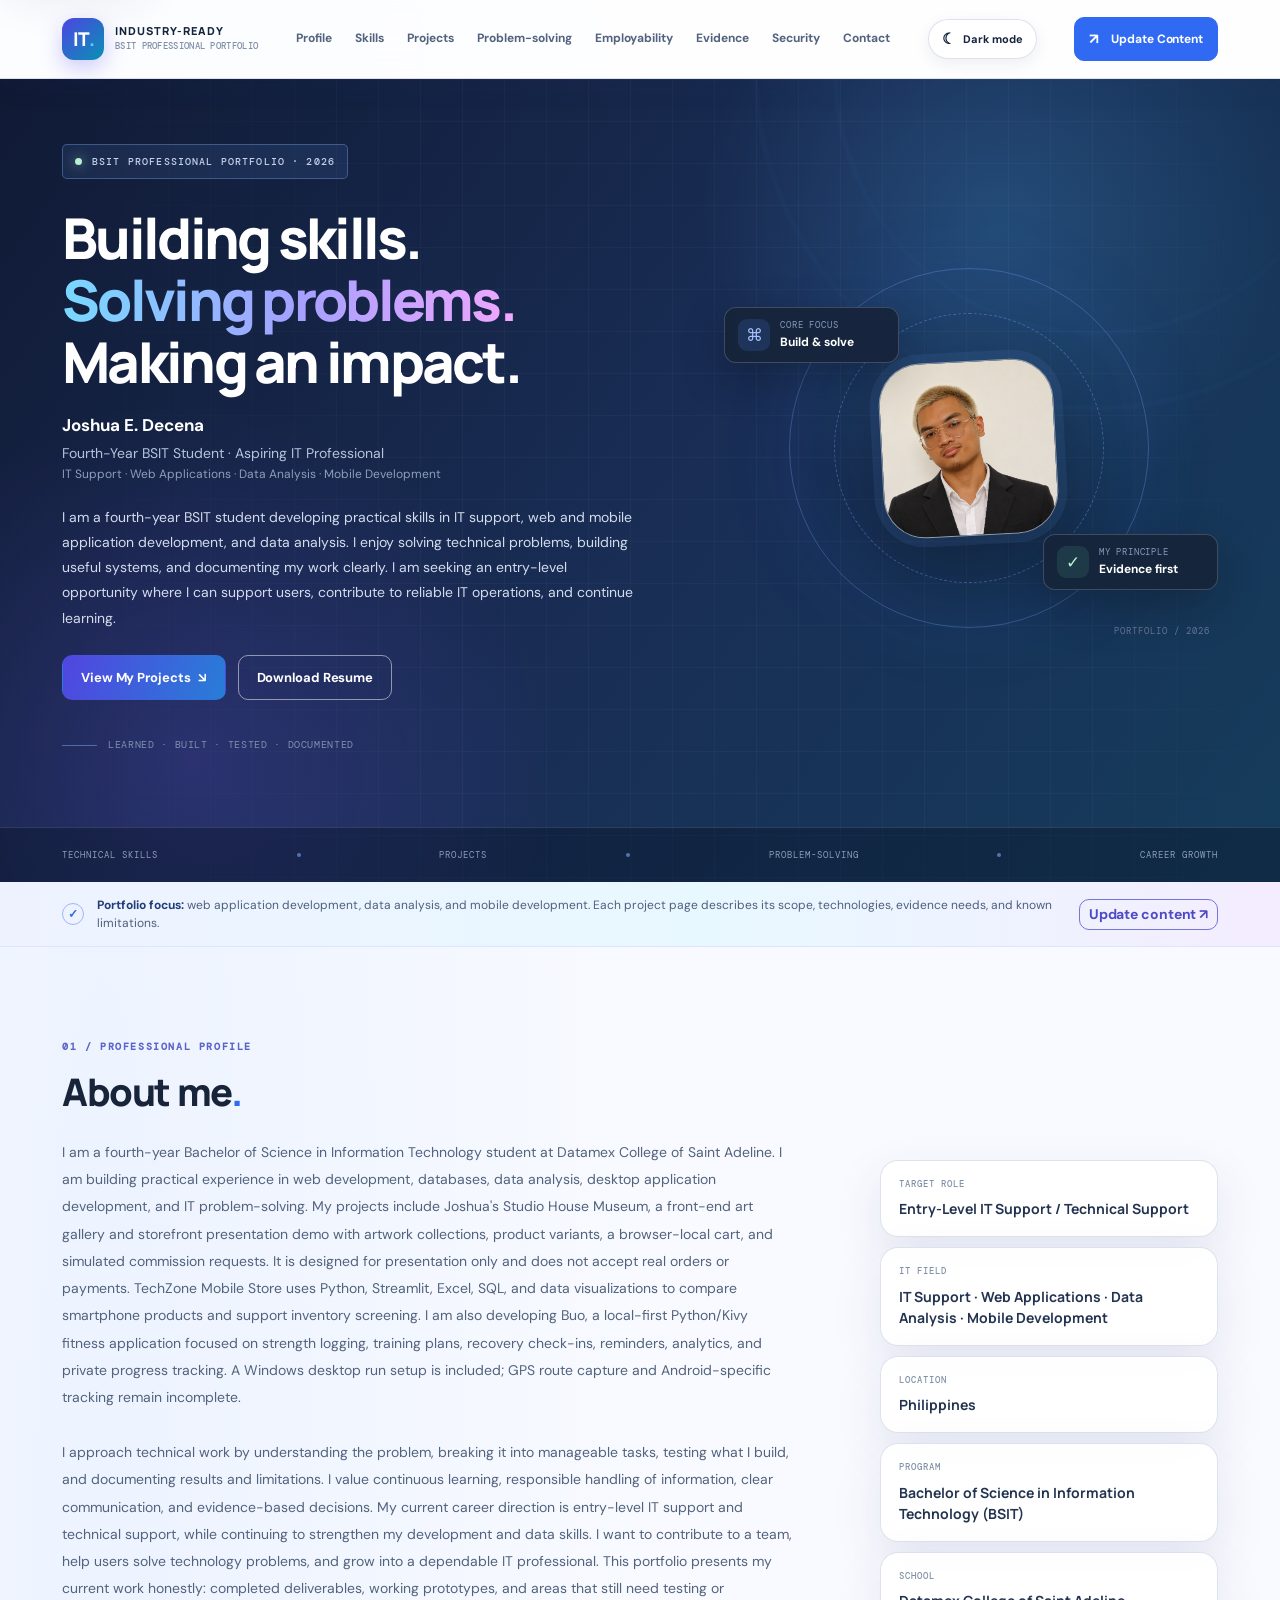
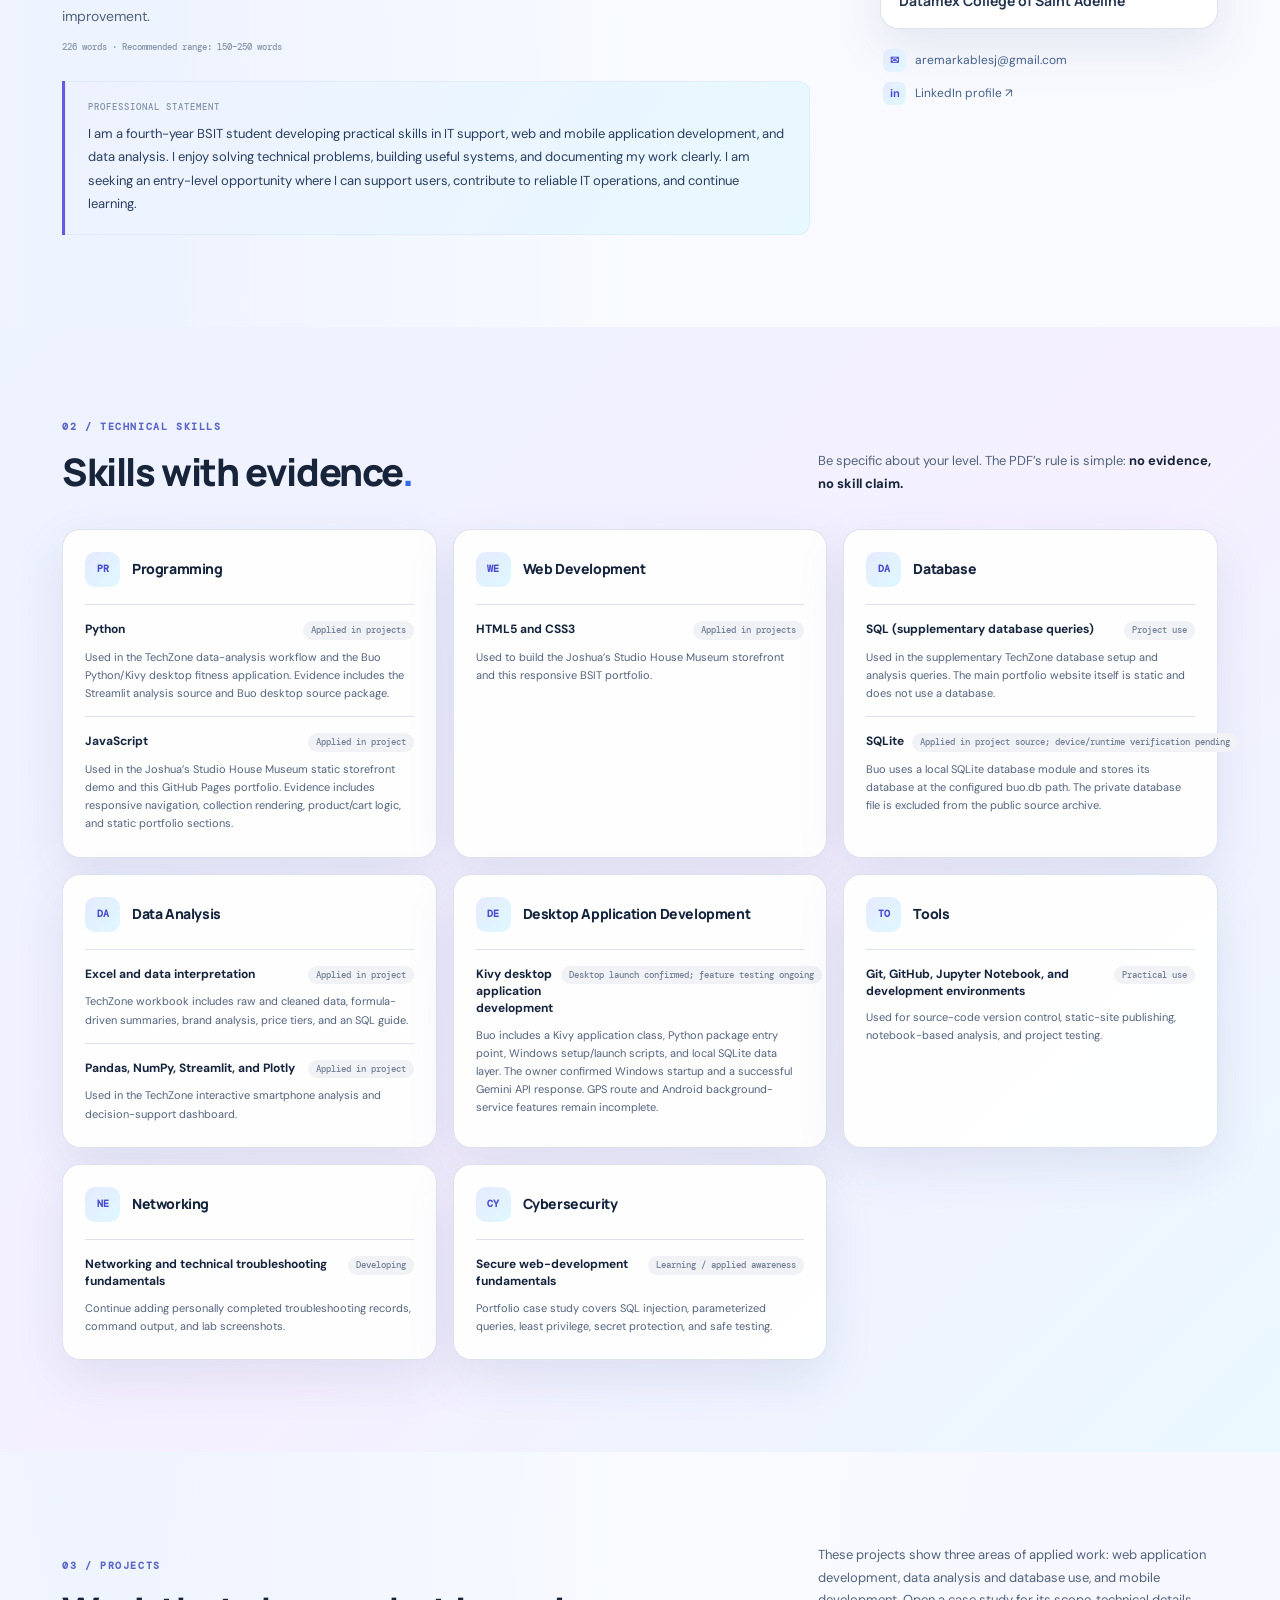
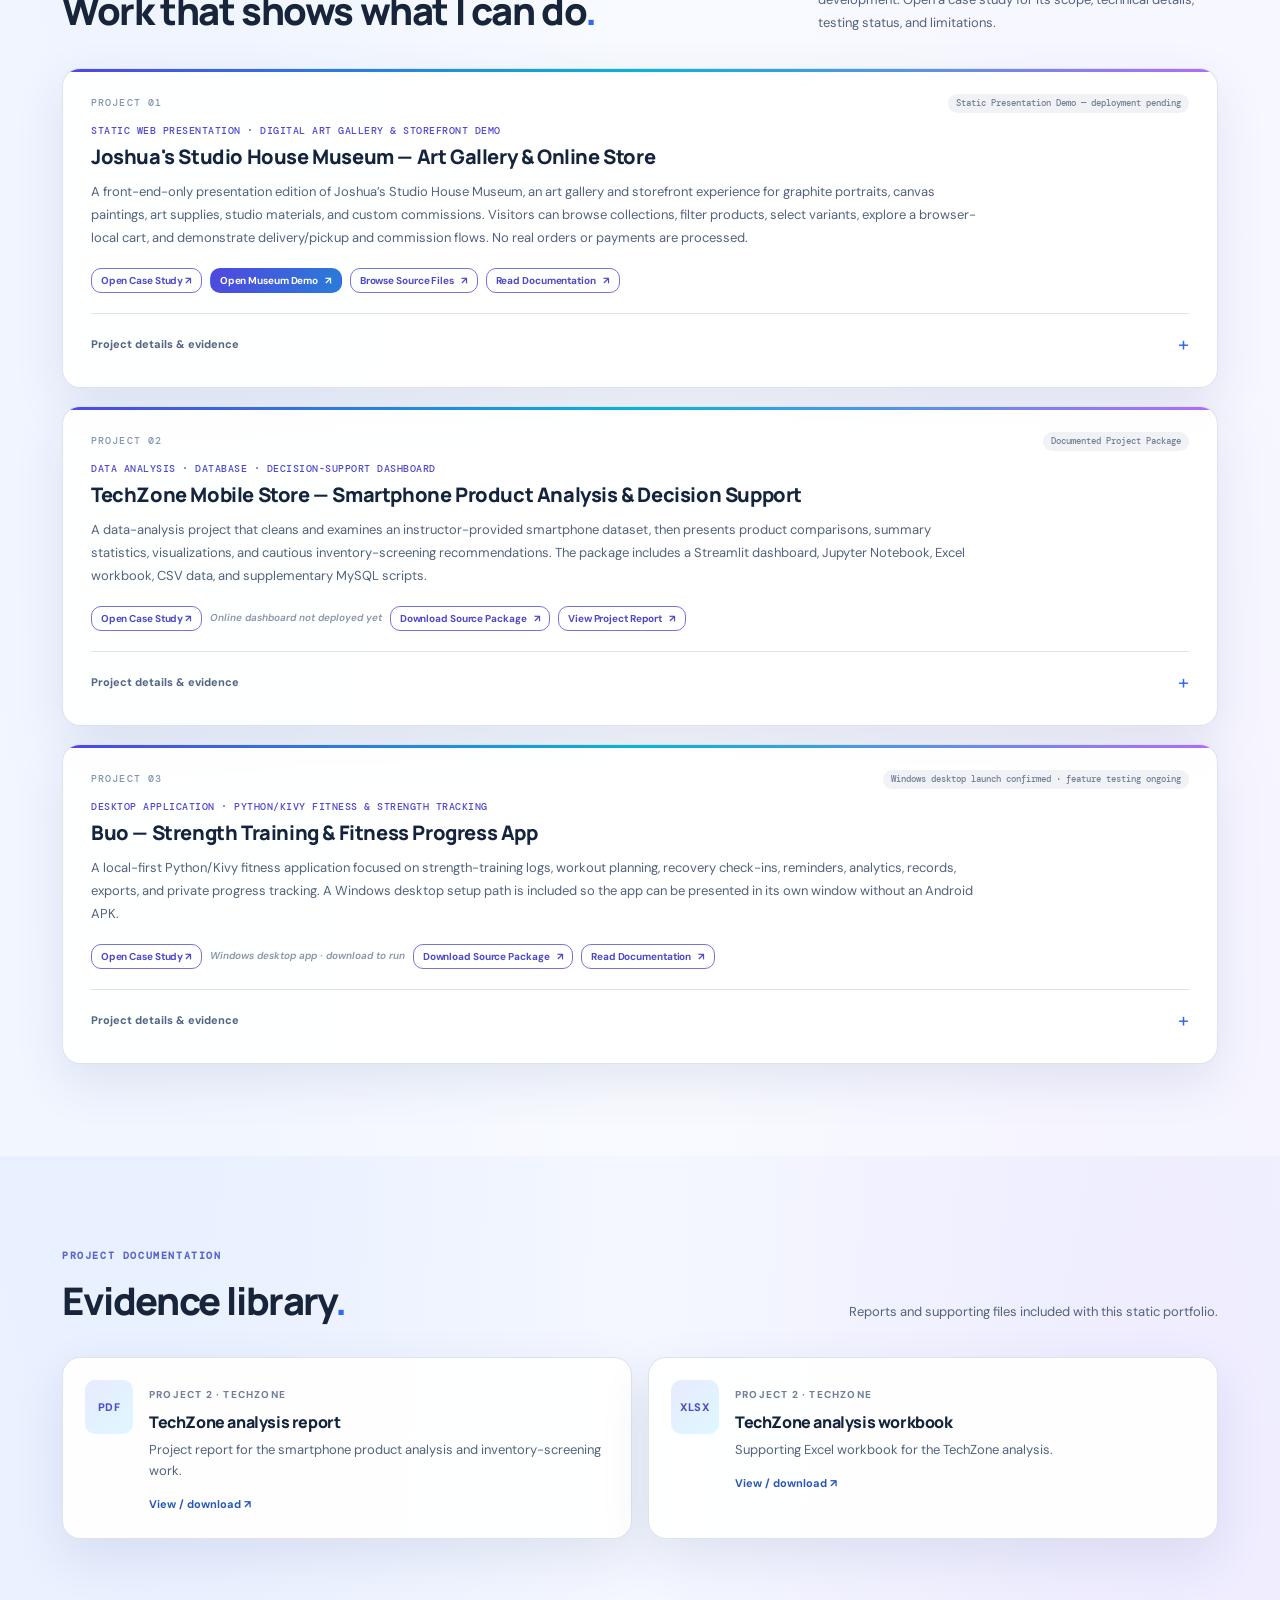
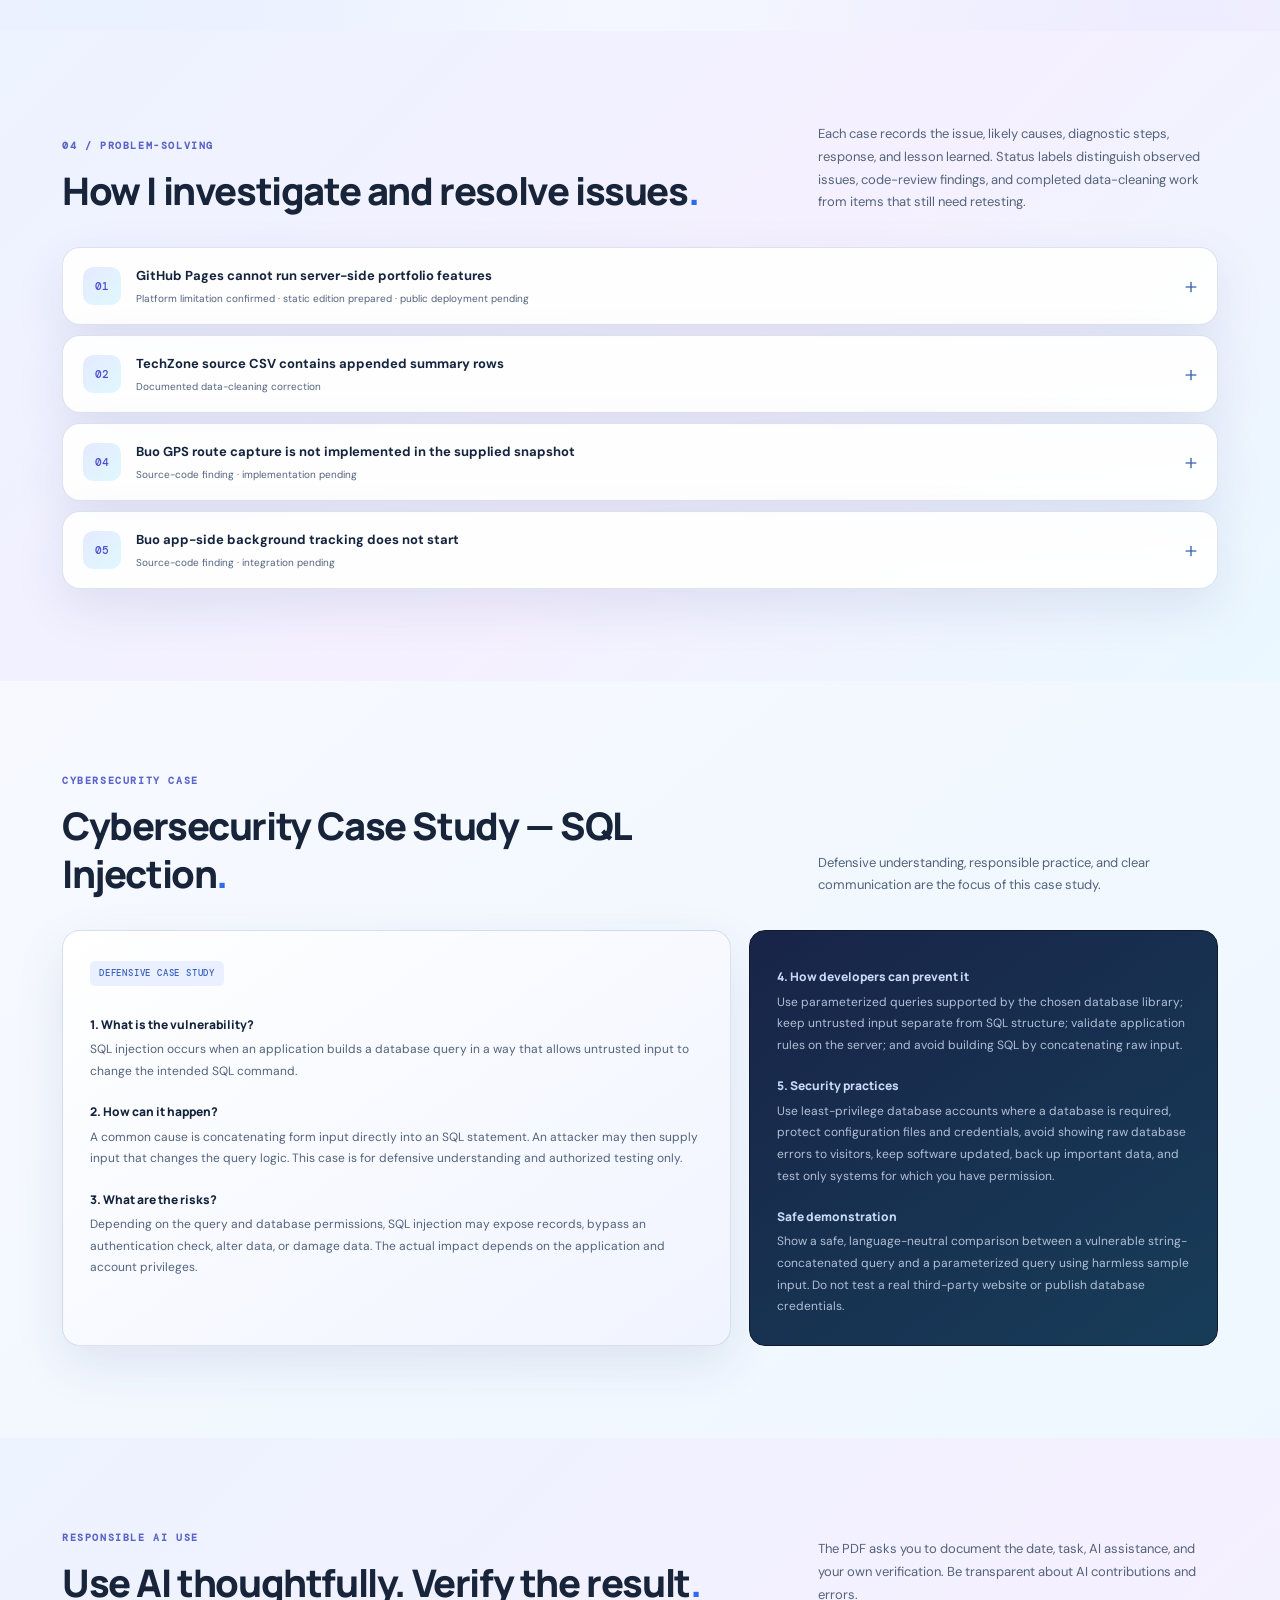
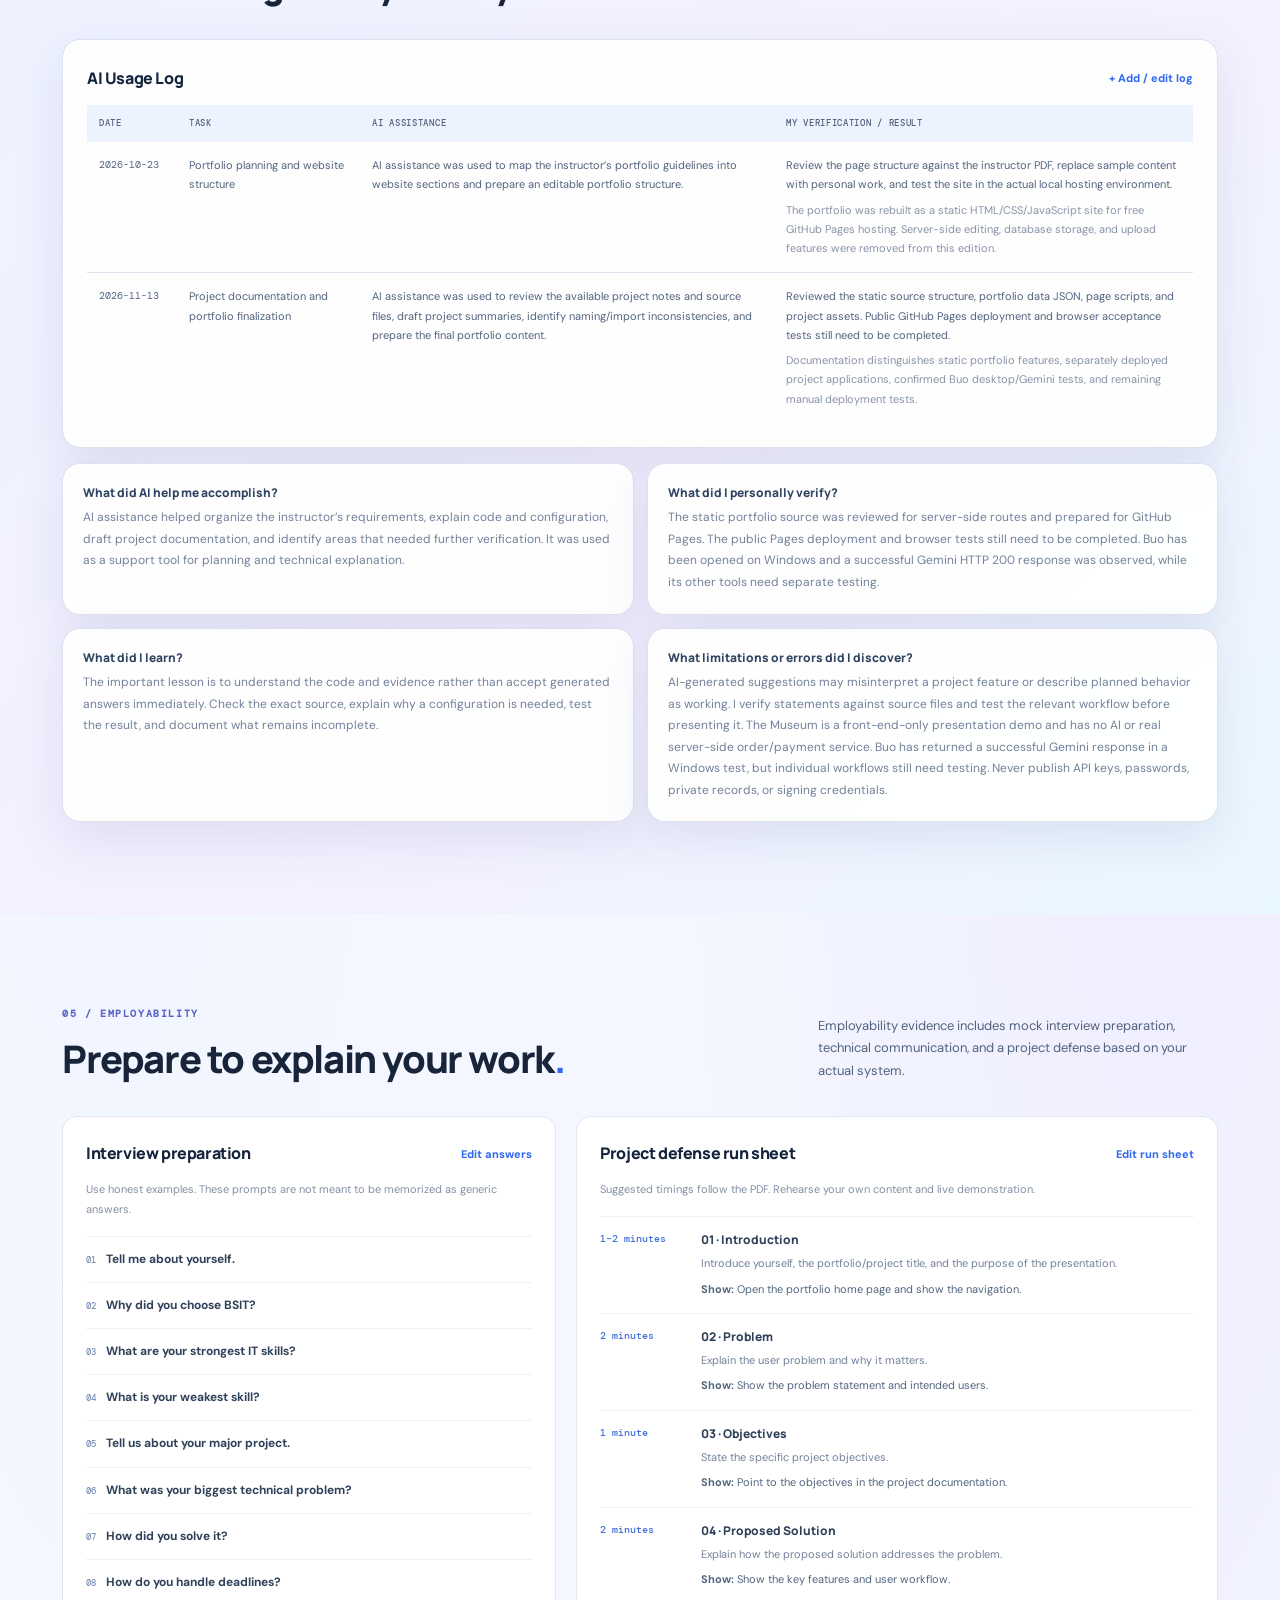
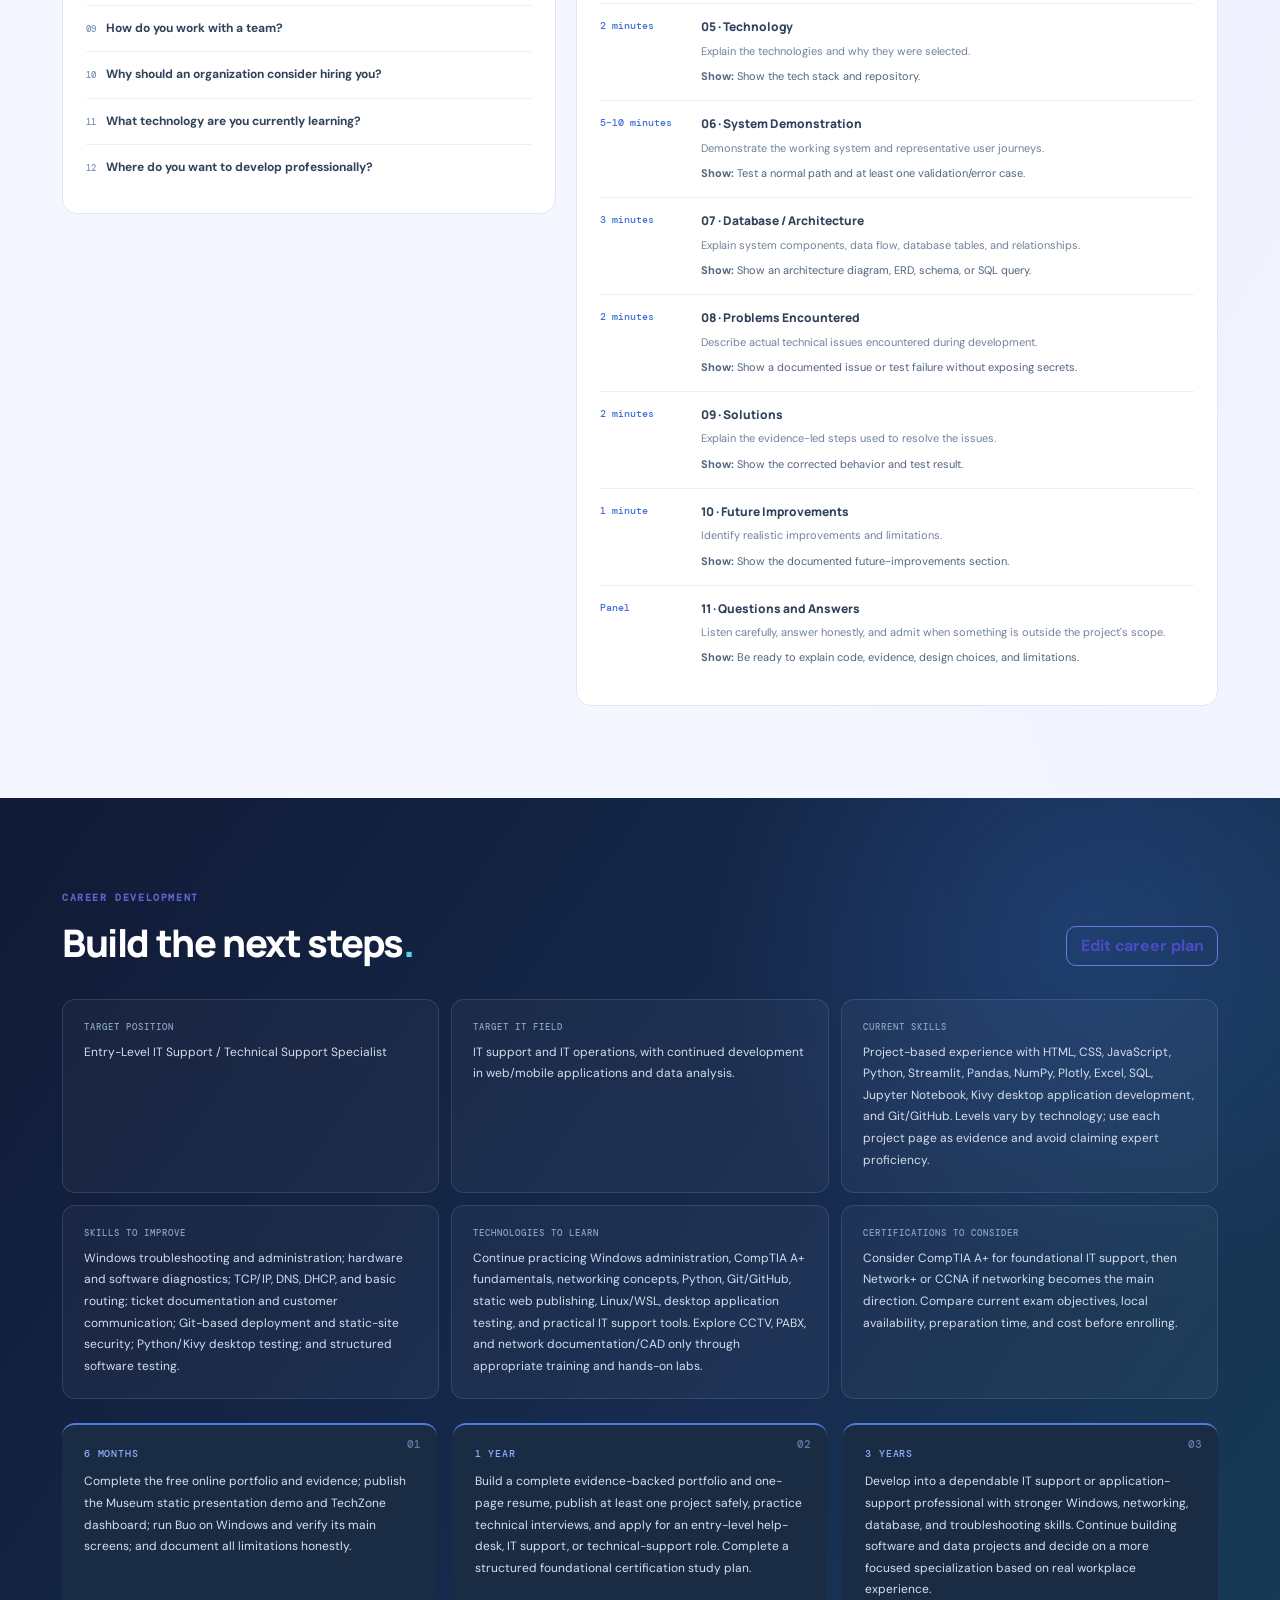
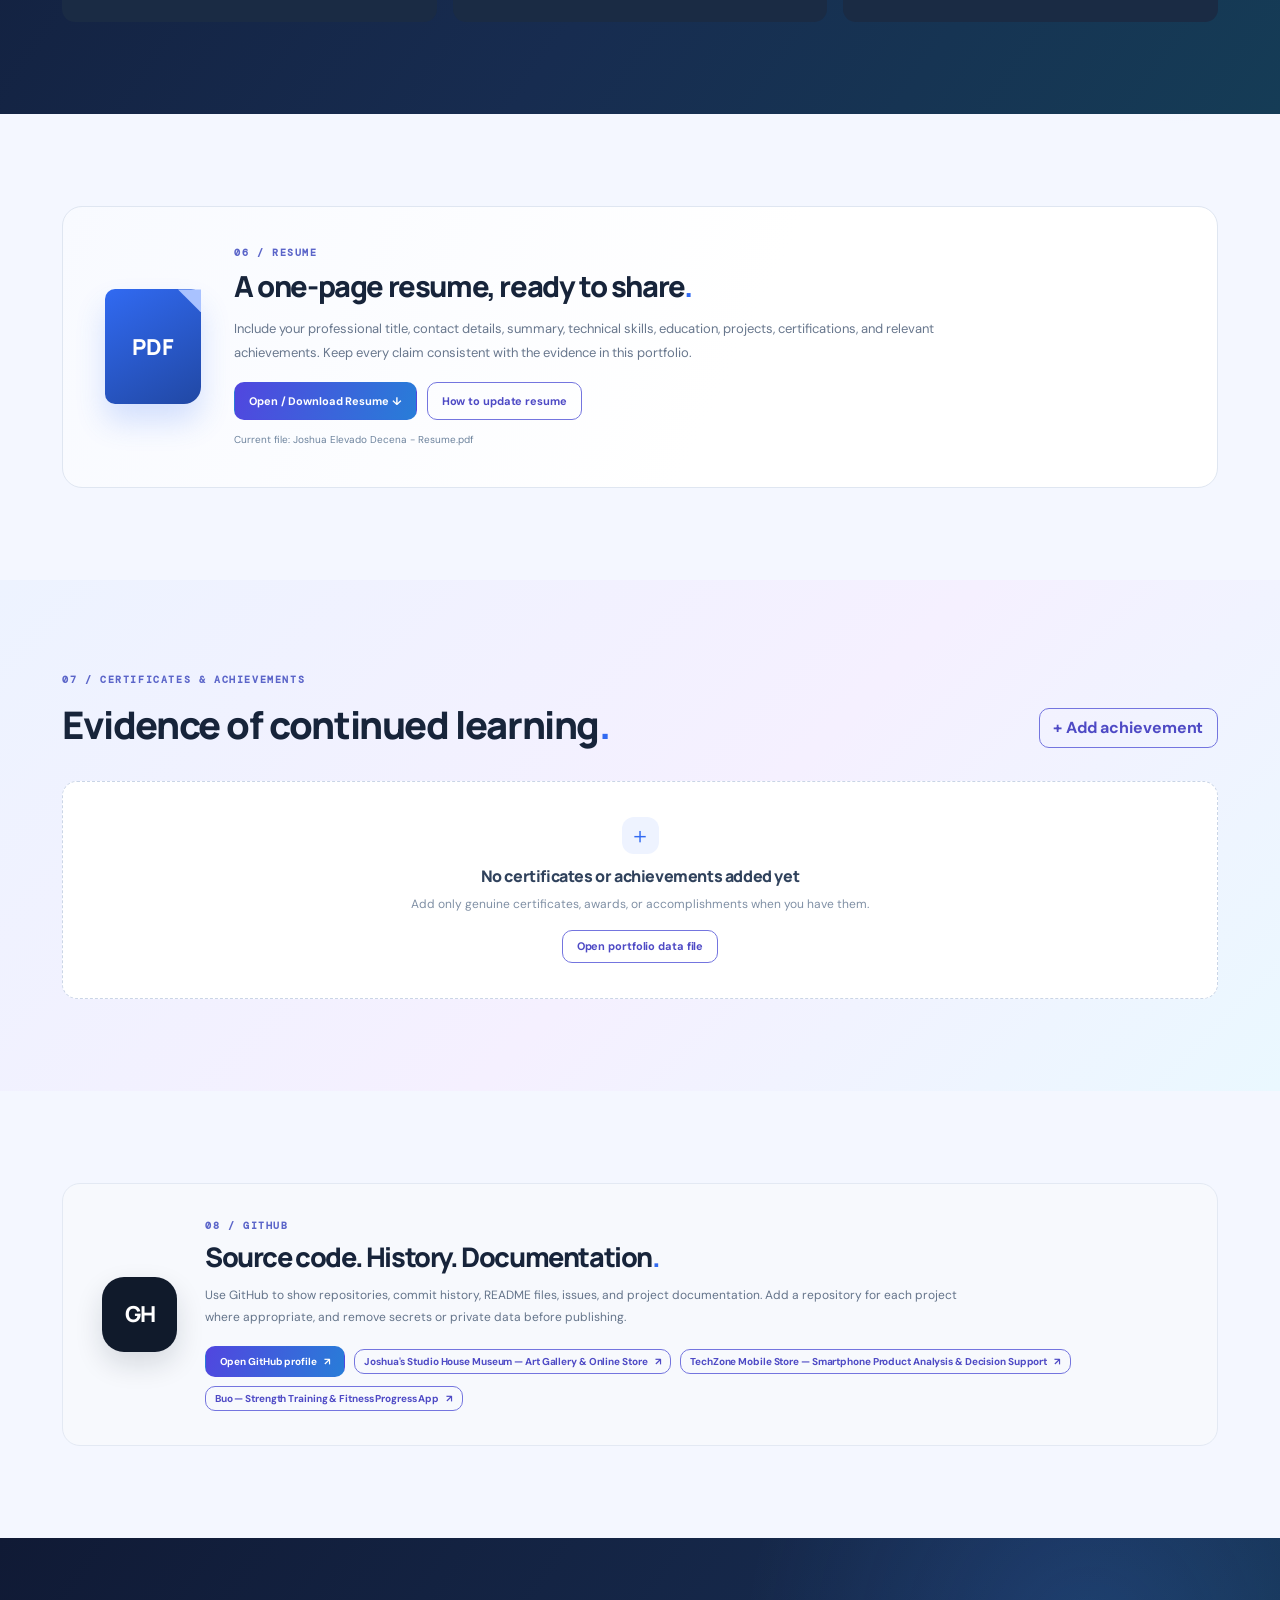
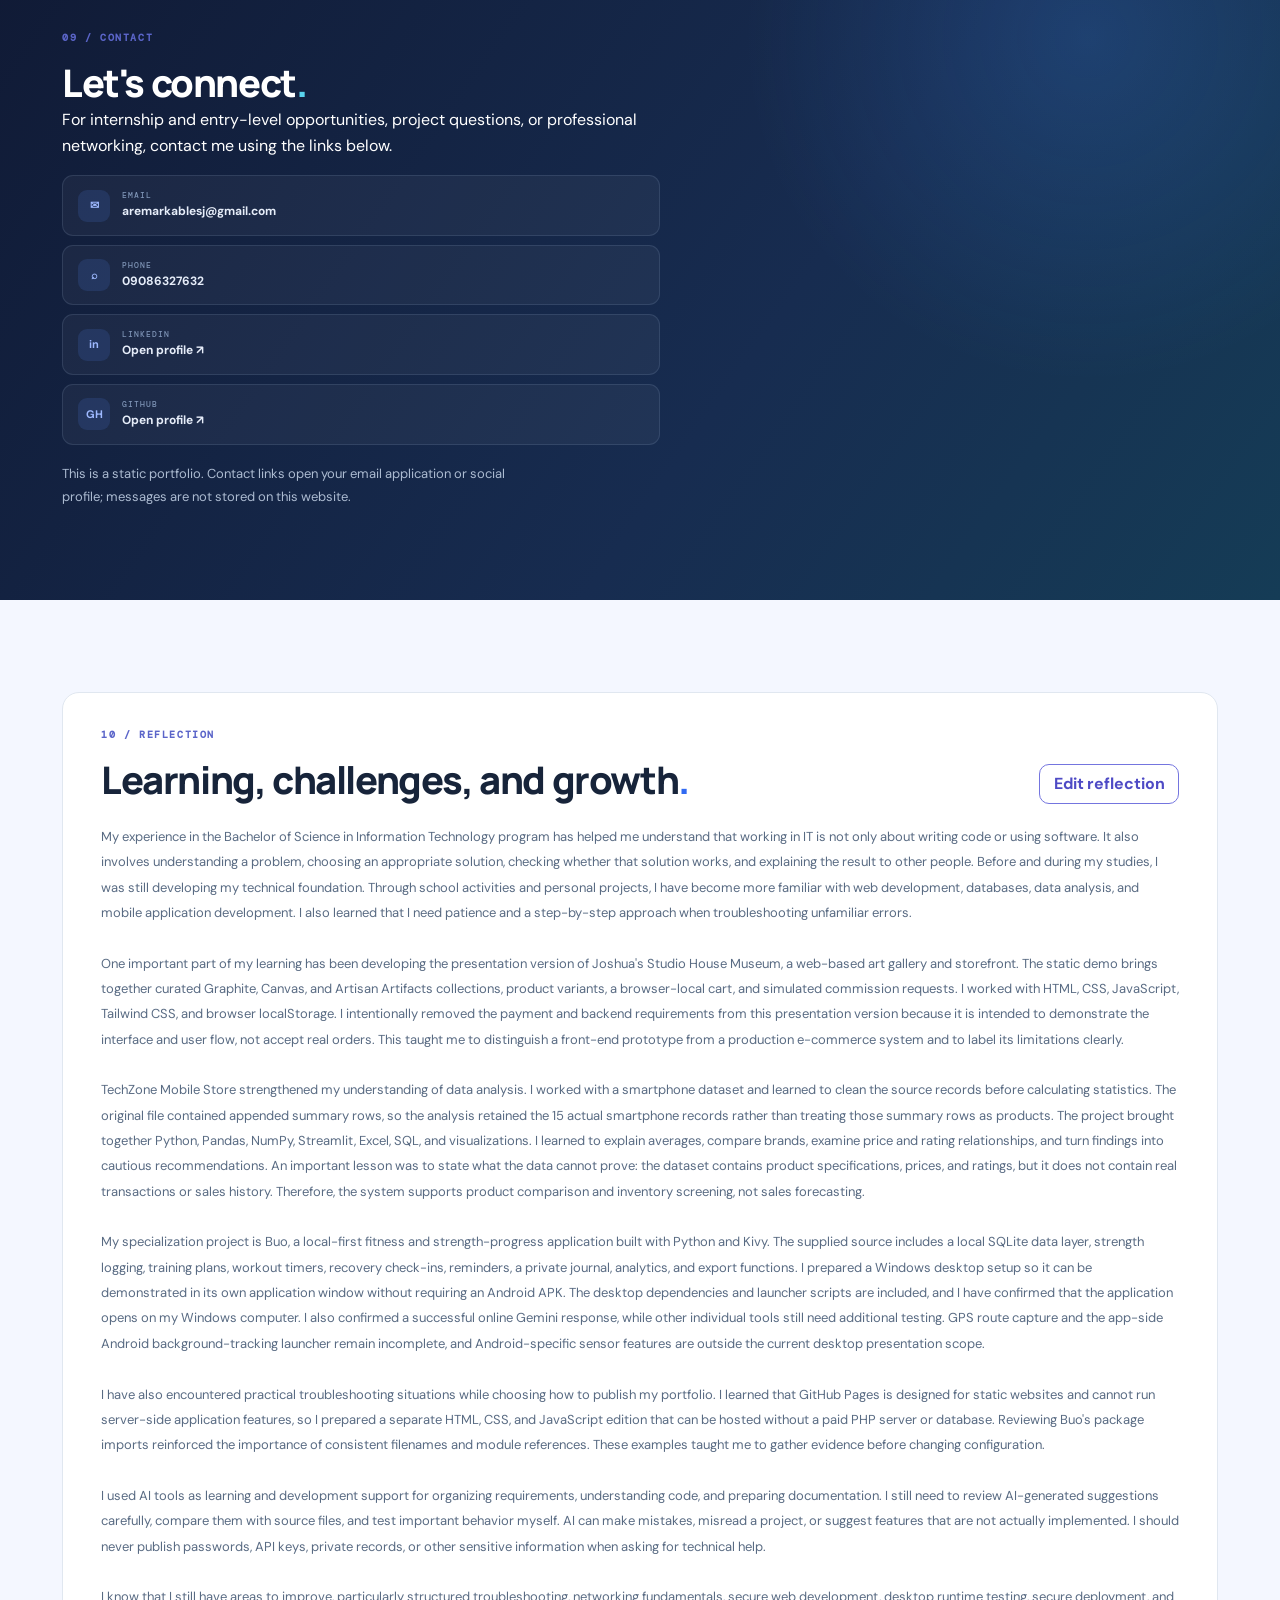
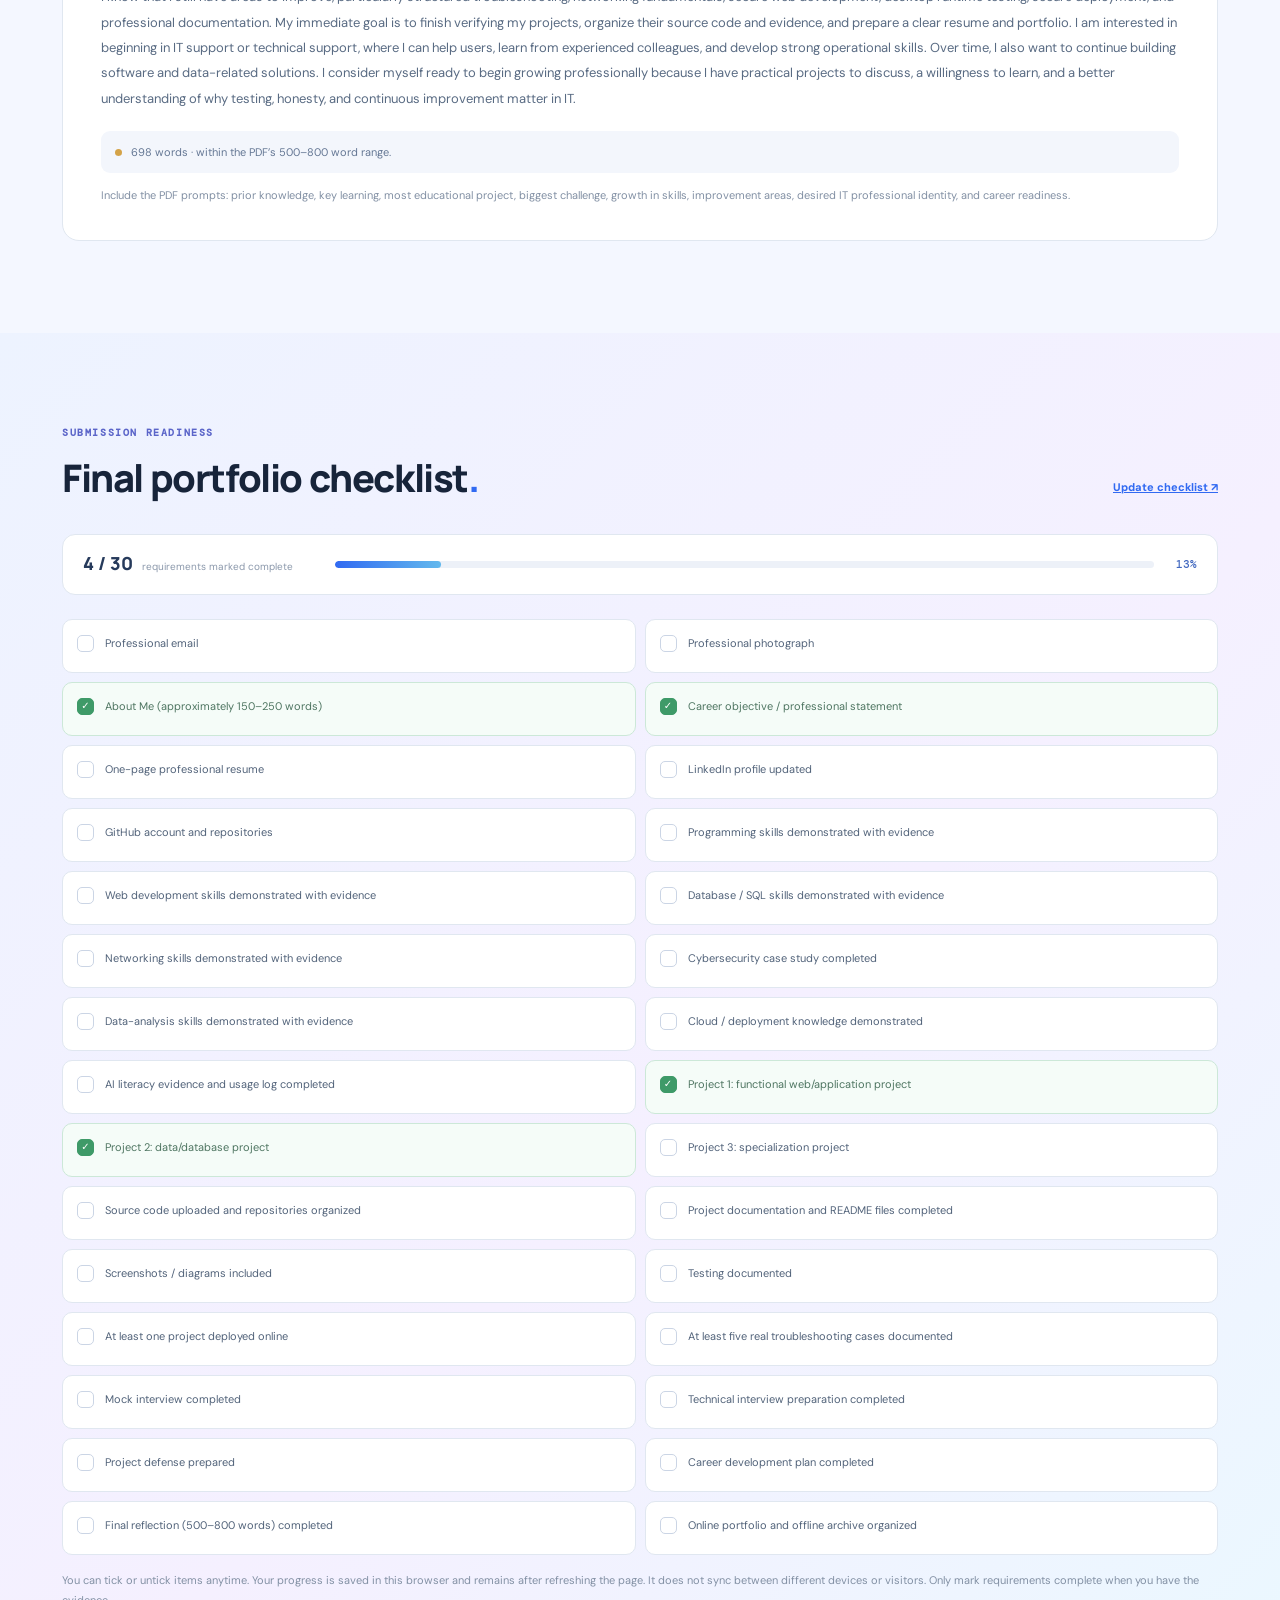
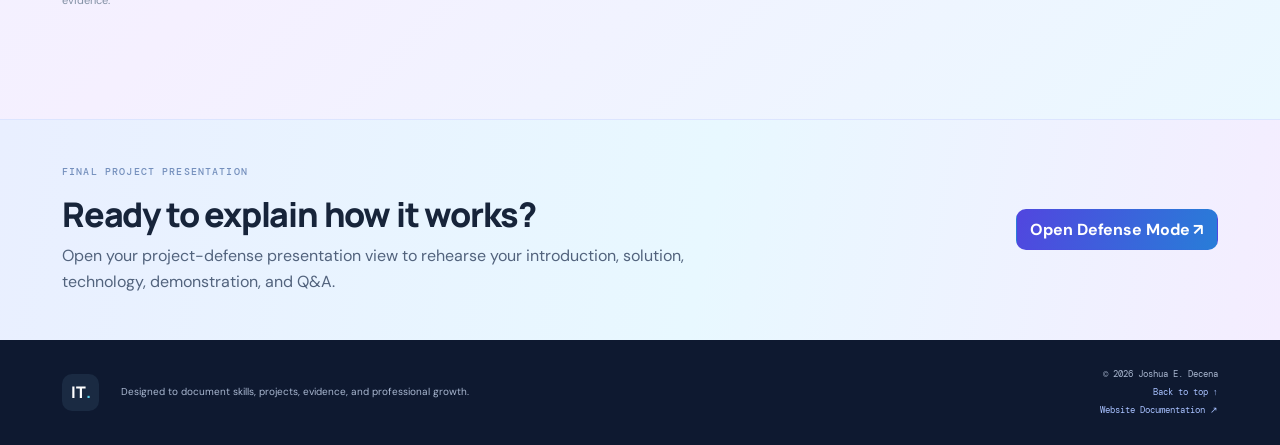
<file: index.html>
<!doctype html>
<html lang="en">
<head>
  <meta charset="utf-8">
  <meta name="viewport" content="width=device-width, initial-scale=1">
  <meta name="theme-color" content="#101a2b">
  <meta name="description" content="Joshua E. Decena — BSIT portfolio featuring web and mobile application development, data analysis, IT support learning, project documentation, and evidence.">
  <title>Joshua E. Decena | BSIT Professional Portfolio</title>
  <link rel="preconnect" href="https://cdn.jsdelivr.net" crossorigin>
  <link href="https://cdn.jsdelivr.net/npm/bootstrap@5.3.3/dist/css/bootstrap.min.css" rel="stylesheet">
  <link href="assets/css/style.css" rel="stylesheet">
  <link href="assets/css/upgrade.css" rel="stylesheet">
  <link href="assets/css/portfolio-theme.css" rel="stylesheet">
</head>
<body>
  <a class="skip-link" href="#mainContent">Skip to content</a>
  <header class="site-header">
    <div class="container header-inner">
      <a class="brand" href="#home" aria-label="Go to homepage">
        <span class="brand-mark">IT<span>.</span></span>
        <span class="brand-name">INDUSTRY-READY <small>BSIT PROFESSIONAL PORTFOLIO</small></span>
      </a>
      <button class="mobile-menu-toggle" id="mobileMenuToggle" type="button" aria-label="Toggle navigation" aria-expanded="false"><span></span><span></span><span></span></button>
      <nav class="main-nav" id="mainNav" aria-label="Main navigation">
        <a href="#profile">Profile</a>
        <a href="#skills">Skills</a>
        <a href="#projects">Projects</a>
        <a href="#problem-solving">Problem-solving</a>
        <a href="#employability">Employability</a>
        <a href="#evidence">Evidence</a>
        <a href="#security">Security</a>
        <a href="#contact">Contact</a>
      </nav>
      <button class="theme-toggle" type="button" data-theme-toggle aria-label="Switch color theme"><span class="theme-icon" aria-hidden="true">☾</span><span class="theme-label">Dark mode</span></button>
      <a class="btn btn-edit" id="openEditorButton" href="editing.html"><span class="edit-pencil" aria-hidden="true">↗</span> Update Content</a>
    </div>
  </header>

  <main id="mainContent">
    
    <section class="hero-section" id="home">
      <div class="hero-orb hero-orb-one" aria-hidden="true"></div>
      <div class="hero-orb hero-orb-two" aria-hidden="true"></div>
      <div class="container hero-grid">
        <div class="hero-copy">
          <div class="hero-kicker"><span class="status-light"></span> BSIT PROFESSIONAL PORTFOLIO · 2026</div>
          <h1>Building skills.<br><span>Solving problems.</span><br>Making an impact.</h1>
          <p class="hero-name-line" id="heroName">Your Name</p>
          <p class="hero-role" id="heroRole">BSIT Student · Aspiring IT Professional</p>
          <p class="hero-specialization" id="heroSpecialization">Choose your preferred IT field</p>
          <p class="hero-statement" id="heroStatement">Add your professional statement in Edit Content.</p>
          <div class="hero-actions">
            <a class="btn btn-primary btn-lg" href="#projects">View My Projects <span aria-hidden="true">↘</span></a>
            <a class="btn btn-outline-light btn-lg" id="heroResume" href="#resume">Add Your Resume</a>
          </div>
          <div class="hero-footnote"><span class="footnote-line"></span><span>LEARNED · BUILT · TESTED · DOCUMENTED</span></div>
        </div>
        <div class="hero-visual">
          <div class="visual-ring ring-outer" aria-hidden="true"></div>
          <div class="visual-ring ring-inner" aria-hidden="true"></div>
          <div class="visual-grid" aria-hidden="true"></div>
          <div class="hero-avatar" id="heroAvatar" aria-label="Profile avatar"><span id="heroInitials">IT</span></div>
          <div class="float-card float-card-top"><span class="float-icon">⌘</span><span><small>CORE FOCUS</small><strong>Build & solve</strong></span></div>
          <div class="float-card float-card-bottom"><span class="float-icon float-icon-green">✓</span><span><small>MY PRINCIPLE</small><strong>Evidence first</strong></span></div>
          <div class="visual-caption">PORTFOLIO / 2026</div>
        </div>
      </div>
      <div class="hero-bottom-line"><div class="container"><span>TECHNICAL SKILLS</span><i></i><span>PROJECTS</span><i></i><span>PROBLEM-SOLVING</span><i></i><span>CAREER GROWTH</span></div></div>
    </section>

    <div class="starter-banner portfolio-note">
      <div class="container starter-banner-inner"><span class="banner-icon" aria-hidden="true">✓</span><p><strong>Portfolio focus:</strong> web application development, data analysis, and mobile development. Each project page describes its scope, technologies, evidence needs, and known limitations.</p><a class="btn btn-sm btn-outline-primary" href="editing.html">Update content ↗</a></div>
    </div>

    <section class="content-section profile-section" id="profile">
      <div class="container" id="profileContent"></div>
    </section>

    <section class="content-section skills-section section-tinted" id="skills">
      <div class="container" id="skillsContent"></div>
    </section>

    <section class="content-section projects-section" id="projects">
      <div class="container" id="projectsContent"></div>
    </section>

    <section class="content-section evidence-section" id="evidence">
      <div class="container" id="evidenceContent"></div>
    </section>

    <section class="content-section problem-section section-tinted" id="problem-solving">
      <div class="container" id="troubleshootingContent"></div>
    </section>

    <section class="content-section security-section" id="security">
      <div class="container" id="securityContent"></div>
    </section>

    <section class="content-section ai-section section-tinted" id="ai-literacy">
      <div class="container" id="aiLiteracyContent"></div>
    </section>

    <section class="content-section employability-section" id="employability">
      <div class="container" id="employabilityContent"></div>
    </section>

    <section class="content-section career-section section-dark" id="career-plan">
      <div class="container" id="careerPlanContent"></div>
    </section>

    <section class="content-section resume-section" id="resume">
      <div class="container" id="resumeContent"></div>
    </section>

    <section class="content-section certificates-section section-tinted" id="certificates">
      <div class="container" id="certificatesContent"></div>
    </section>

    <section class="content-section github-section" id="github">
      <div class="container" id="githubContent"></div>
    </section>

    <section class="content-section contact-section section-dark" id="contact">
      <div class="container" id="contactContent"></div>
    </section>

    <section class="content-section reflection-section" id="reflection">
      <div class="container" id="reflectionContent"></div>
    </section>

    <section class="content-section checklist-section section-tinted" id="checklist">
      <div class="container" id="checklistContent"></div>
    </section>
  </main>

  <section class="defense-shortcut">
    <div class="container defense-shortcut-inner"><div><p class="eyebrow">FINAL PROJECT PRESENTATION</p><h2>Ready to explain how it works?</h2><p>Open your project-defense presentation view to rehearse your introduction, solution, technology, demonstration, and Q&amp;A.</p></div><a class="btn btn-primary" href="defense.html">Open Defense Mode ↗</a></div>
  </section>

  <footer class="site-footer">
    <div class="container footer-inner"><a class="footer-brand" href="#home">IT<span>.</span></a><p>Designed to document skills, projects, evidence, and professional growth.</p><div class="footer-meta"><span>© <span id="currentYear"></span> <span id="footerName">Your Name</span></span><a href="#home">Back to top ↑</a> <a href="documentation/portfolio-website.html">Website Documentation ↗</a></div></div>
  </footer>

  

  <script src="assets/js/default-data.js"></script>
  <script>window.publicEvidence = []; window.staticEvidence = [
    { category: "Project 2 · TechZone", title: "TechZone analysis report", description: "Project report for the smartphone product analysis and inventory-screening work.", url: "evidence-staging/Project2_TechZone_Final_Report.pdf", type: "pdf" },
    { category: "Project 2 · TechZone", title: "TechZone analysis workbook", description: "Supporting Excel workbook for the TechZone analysis.", url: "evidence-staging/Project2_TechZone_Analysis_Workbook.xlsx", type: "spreadsheet" }
  ];</script>
  <script src="assets/js/app.js"></script>
  <script src="assets/js/theme.js"></script>
</body>
</html>
</file>
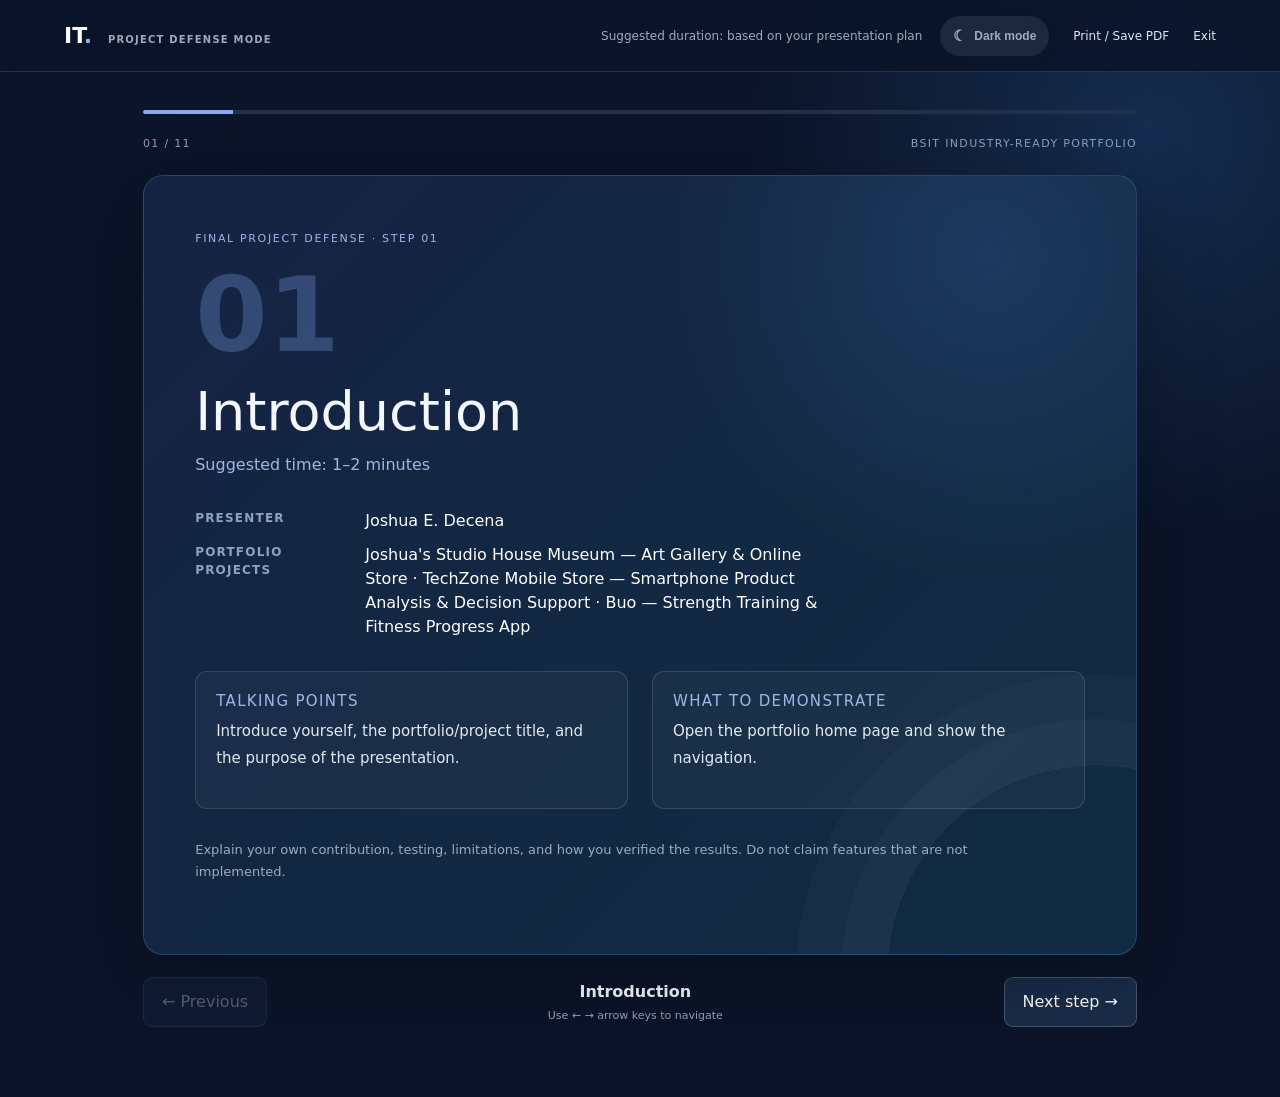
<file: defense.html>
<!doctype html><html lang="en"><head><meta charset="utf-8"><meta name="viewport" content="width=device-width,initial-scale=1"><title>Project Defense Mode · BSIT Portfolio</title><link href="https://cdn.jsdelivr.net/npm/bootstrap@5.3.3/dist/css/bootstrap.min.css" rel="stylesheet"><link rel="stylesheet" href="assets/css/upgrade.css"><link rel="stylesheet" href="assets/css/portfolio-theme.css"></head><body class="defense-body"><header class="defense-header"><a href="index.html">IT<span>.</span> <small>PROJECT DEFENSE MODE</small></a><div><span>Suggested duration: based on your presentation plan</span><button class="theme-toggle" type="button" data-theme-toggle aria-label="Switch color theme"><span class="theme-icon">☾</span><span class="theme-label">Dark mode</span></button><button type="button" onclick="window.print()">Print / Save PDF</button><a href="index.html#employability">Exit</a></div></header><main class="defense-stage"><div class="defense-progress"><span id="progressBar"></span></div><div class="defense-counter"><span id="slideCounter">01 / 01</span><span>BSIT INDUSTRY-READY PORTFOLIO</span></div><section id="defenseSlide" class="defense-slide"><p>Loading defense plan…</p></section><div class="defense-controls"><button type="button" id="prevSlide" disabled>← Previous</button><div><span id="slideStepName">Introduction</span><small>Use ← → arrow keys to navigate</small></div><button type="button" id="nextSlide">Next step →</button></div></main><script src="assets/js/default-data.js"></script><script>
const STEPS=window.defaultPortfolio?.defensePlan||[];const PROFILE=window.defaultPortfolio?.profile||{};const PROJECTS = Array.isArray(window.defaultPortfolio?.projects)
    ? window.defaultPortfolio.projects
    : [];let current=0;const slide=document.getElementById('defenseSlide'),counter=document.getElementById('slideCounter'),bar=document.getElementById('progressBar'),prev=document.getElementById('prevSlide'),next=document.getElementById('nextSlide'),stepName=document.getElementById('slideStepName');function esc(s){return String(s??'').replace(/[&<>"']/g,c=>({'&':'&amp;','<':'&lt;','>':'&gt;','"':'&quot;',"'":'&#39;'}[c]));}function render(){const total=STEPS.length;if(!total){slide.innerHTML='<h1>No defense steps yet</h1><p>Add steps in data/portfolio.json.</p>';return;}const item=STEPS[current];counter.textContent=String(current+1).padStart(2,'0')+' / '+String(total).padStart(2,'0');bar.style.width=((current+1)/total*100)+'%';stepName.textContent=item?.step||'Project defense';slide.innerHTML=`<p class="eyebrow">FINAL PROJECT DEFENSE · STEP ${String(current+1).padStart(2,'0')}</p><span class="defense-number">${String(current+1).padStart(2,'0')}</span><h1>${esc(item?.step||'Presentation step')}</h1><p class="defense-duration">Suggested time: ${esc(item?.duration||'As needed')}</p><div class="defense-speaker-note"><strong>Presenter</strong><span>${esc(PROFILE.name||'Portfolio owner')}</span><strong>Portfolio projects</strong>
<span>${PROJECTS.length
    ? PROJECTS.map(project => esc(project.title)).join(' · ')
    : 'No projects added yet'}</span></div><div class="defense-content-grid"><article><h2>Talking points</h2><p>${esc(item?.talkingPoints||'Add your talking points in data/portfolio.json.')}</p></article><article><h2>What to demonstrate</h2><p>${esc(item?.demonstration||'Add your real system demonstration.')}</p></article></div><p class="defense-tip">Explain your own contribution, testing, limitations, and how you verified the results. Do not claim features that are not implemented.</p>`;prev.disabled=current===0;next.textContent=current===total-1?'Back to beginning ↺':'Next step →';}prev.addEventListener('click',()=>{current=Math.max(0,current-1);render()});next.addEventListener('click',()=>{current=current===STEPS.length-1?0:current+1;render()});document.addEventListener('keydown',e=>{if(e.key==='ArrowRight'){current=Math.min(STEPS.length-1,current+1);render()}if(e.key==='ArrowLeft'){current=Math.max(0,current-1);render()}});render();</script><script src="assets/js/theme.js"></script></body></html>
</file>
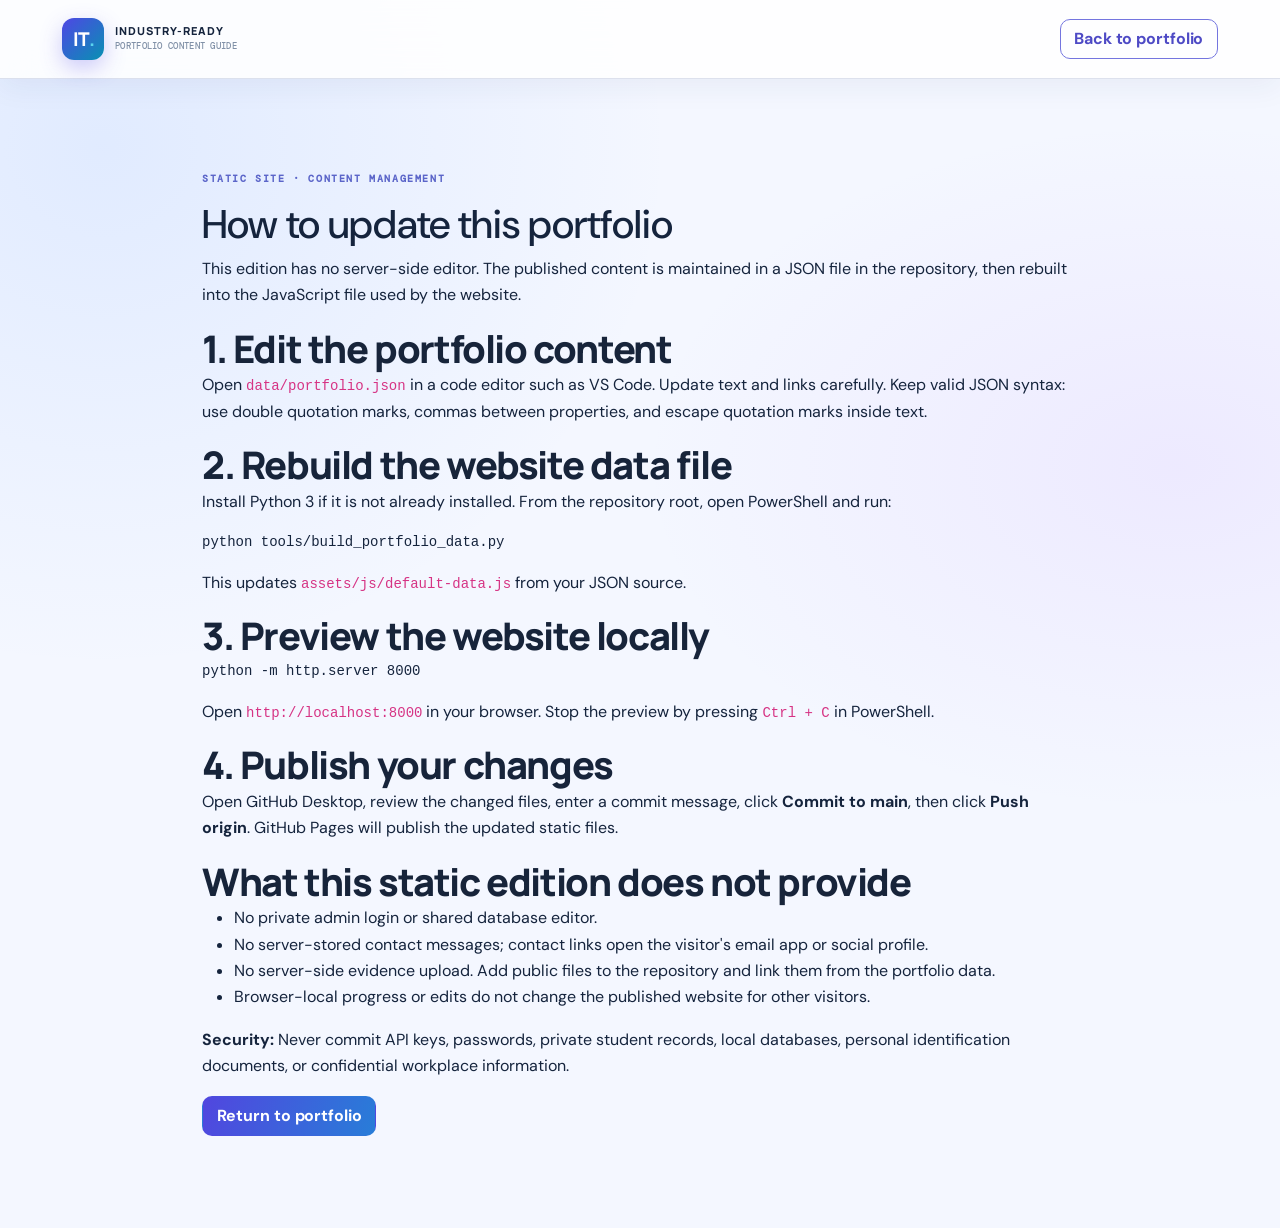
<file: editing.html>
<!doctype html><html lang="en"><head><meta charset="utf-8"><meta name="viewport" content="width=device-width, initial-scale=1"><title>Update Portfolio Content</title><link href="https://cdn.jsdelivr.net/npm/bootstrap@5.3.3/dist/css/bootstrap.min.css" rel="stylesheet"><link rel="stylesheet" href="assets/css/style.css"><link rel="stylesheet" href="assets/css/upgrade.css"><link rel="stylesheet" href="assets/css/portfolio-theme.css"></head><body><header class="site-header"><div class="container header-inner"><a class="brand" href="index.html"><span class="brand-mark">IT<span>.</span></span><span class="brand-name">INDUSTRY-READY <small>PORTFOLIO CONTENT GUIDE</small></span></a><a class="btn btn-outline-primary" href="index.html">Back to portfolio</a></div></header><main class="content-section"><div class="container" style="max-width:900px"><p class="eyebrow">STATIC SITE · CONTENT MANAGEMENT</p><h1>How to update this portfolio</h1><p>This edition has no server-side editor. The published content is maintained in a JSON file in the repository, then rebuilt into the JavaScript file used by the website.</p><h2>1. Edit the portfolio content</h2><p>Open <code>data/portfolio.json</code> in a code editor such as VS Code. Update text and links carefully. Keep valid JSON syntax: use double quotation marks, commas between properties, and escape quotation marks inside text.</p><h2>2. Rebuild the website data file</h2><p>Install Python 3 if it is not already installed. From the repository root, open PowerShell and run:</p><pre><code>python tools/build_portfolio_data.py</code></pre><p>This updates <code>assets/js/default-data.js</code> from your JSON source.</p><h2>3. Preview the website locally</h2><pre><code>python -m http.server 8000</code></pre><p>Open <code>http://localhost:8000</code> in your browser. Stop the preview by pressing <code>Ctrl + C</code> in PowerShell.</p><h2>4. Publish your changes</h2><p>Open GitHub Desktop, review the changed files, enter a commit message, click <strong>Commit to main</strong>, then click <strong>Push origin</strong>. GitHub Pages will publish the updated static files.</p><h2>What this static edition does not provide</h2><ul><li>No private admin login or shared database editor.</li><li>No server-stored contact messages; contact links open the visitor's email app or social profile.</li><li>No server-side evidence upload. Add public files to the repository and link them from the portfolio data.</li><li>Browser-local progress or edits do not change the published website for other visitors.</li></ul><p><strong>Security:</strong> Never commit API keys, passwords, private student records, local databases, personal identification documents, or confidential workplace information.</p><a class="btn btn-primary" href="index.html">Return to portfolio</a></div></main><script src="assets/js/theme.js"></script></body></html>
</file>
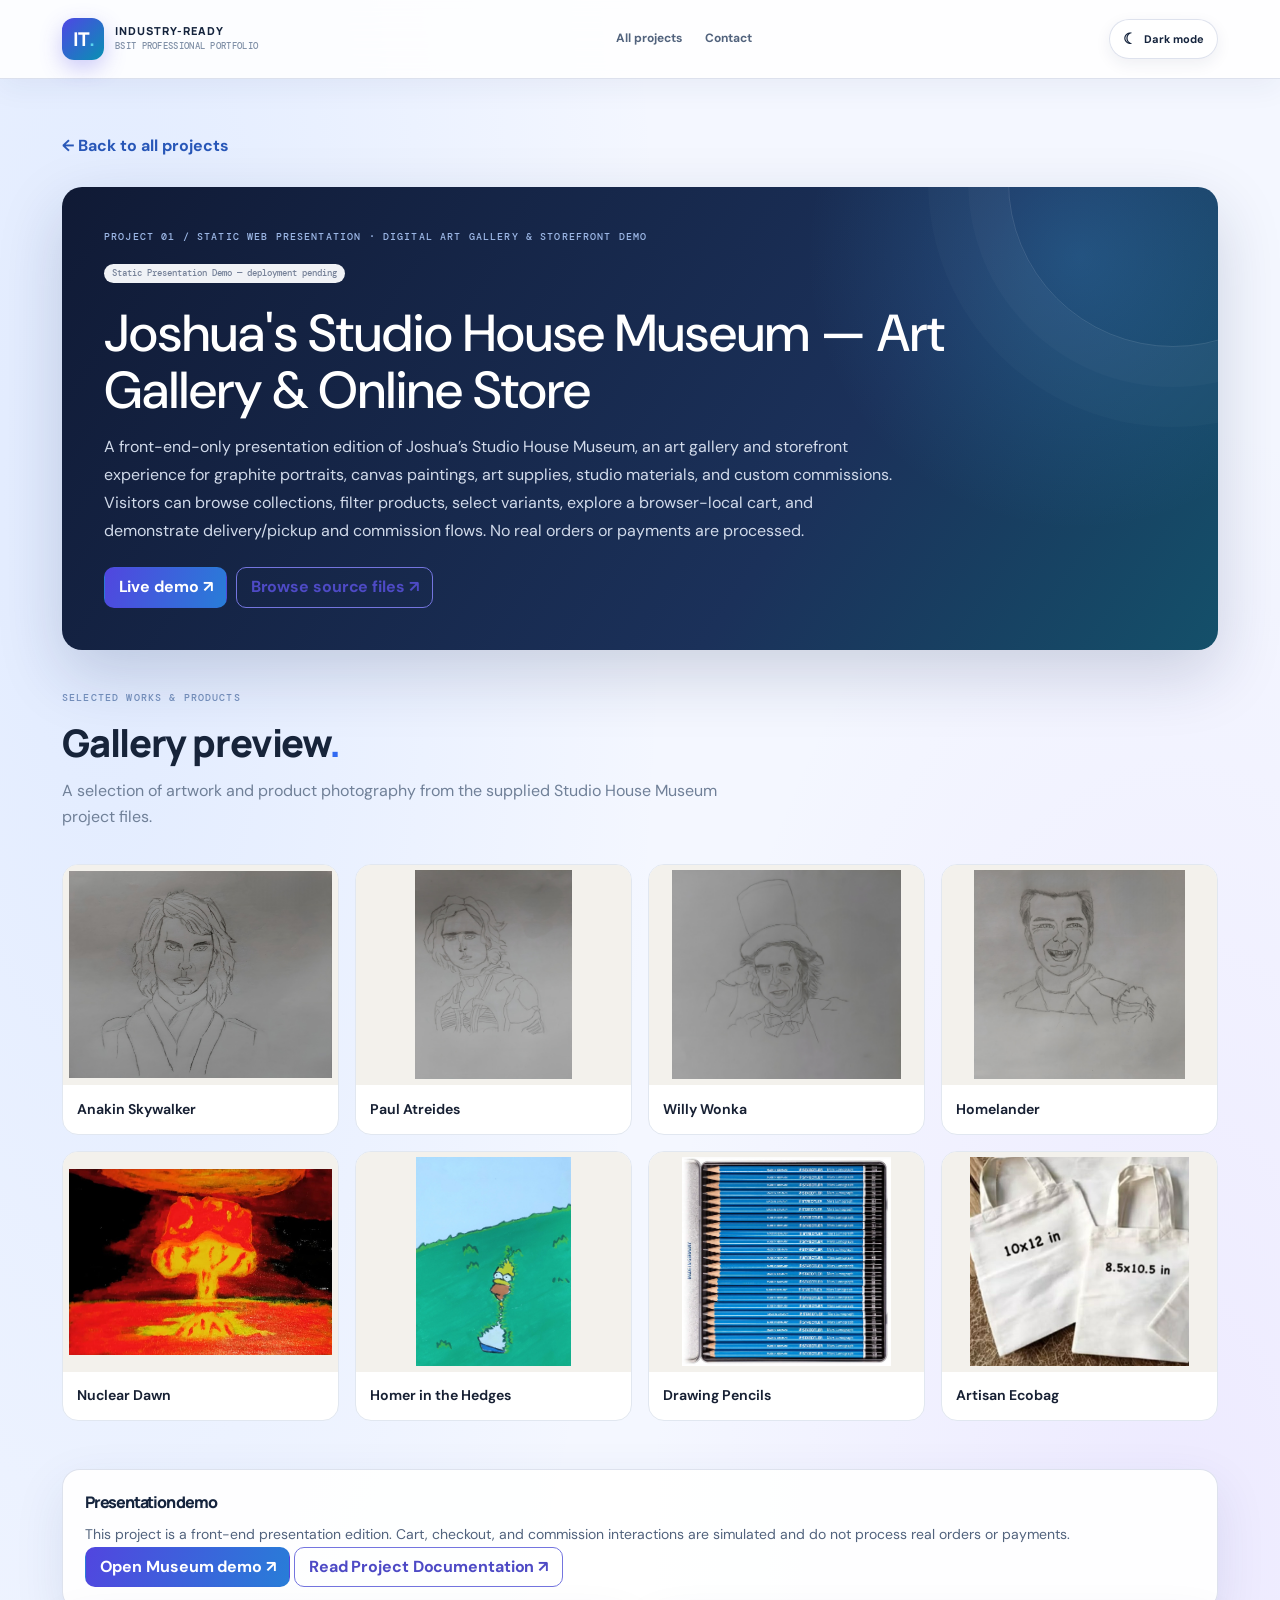
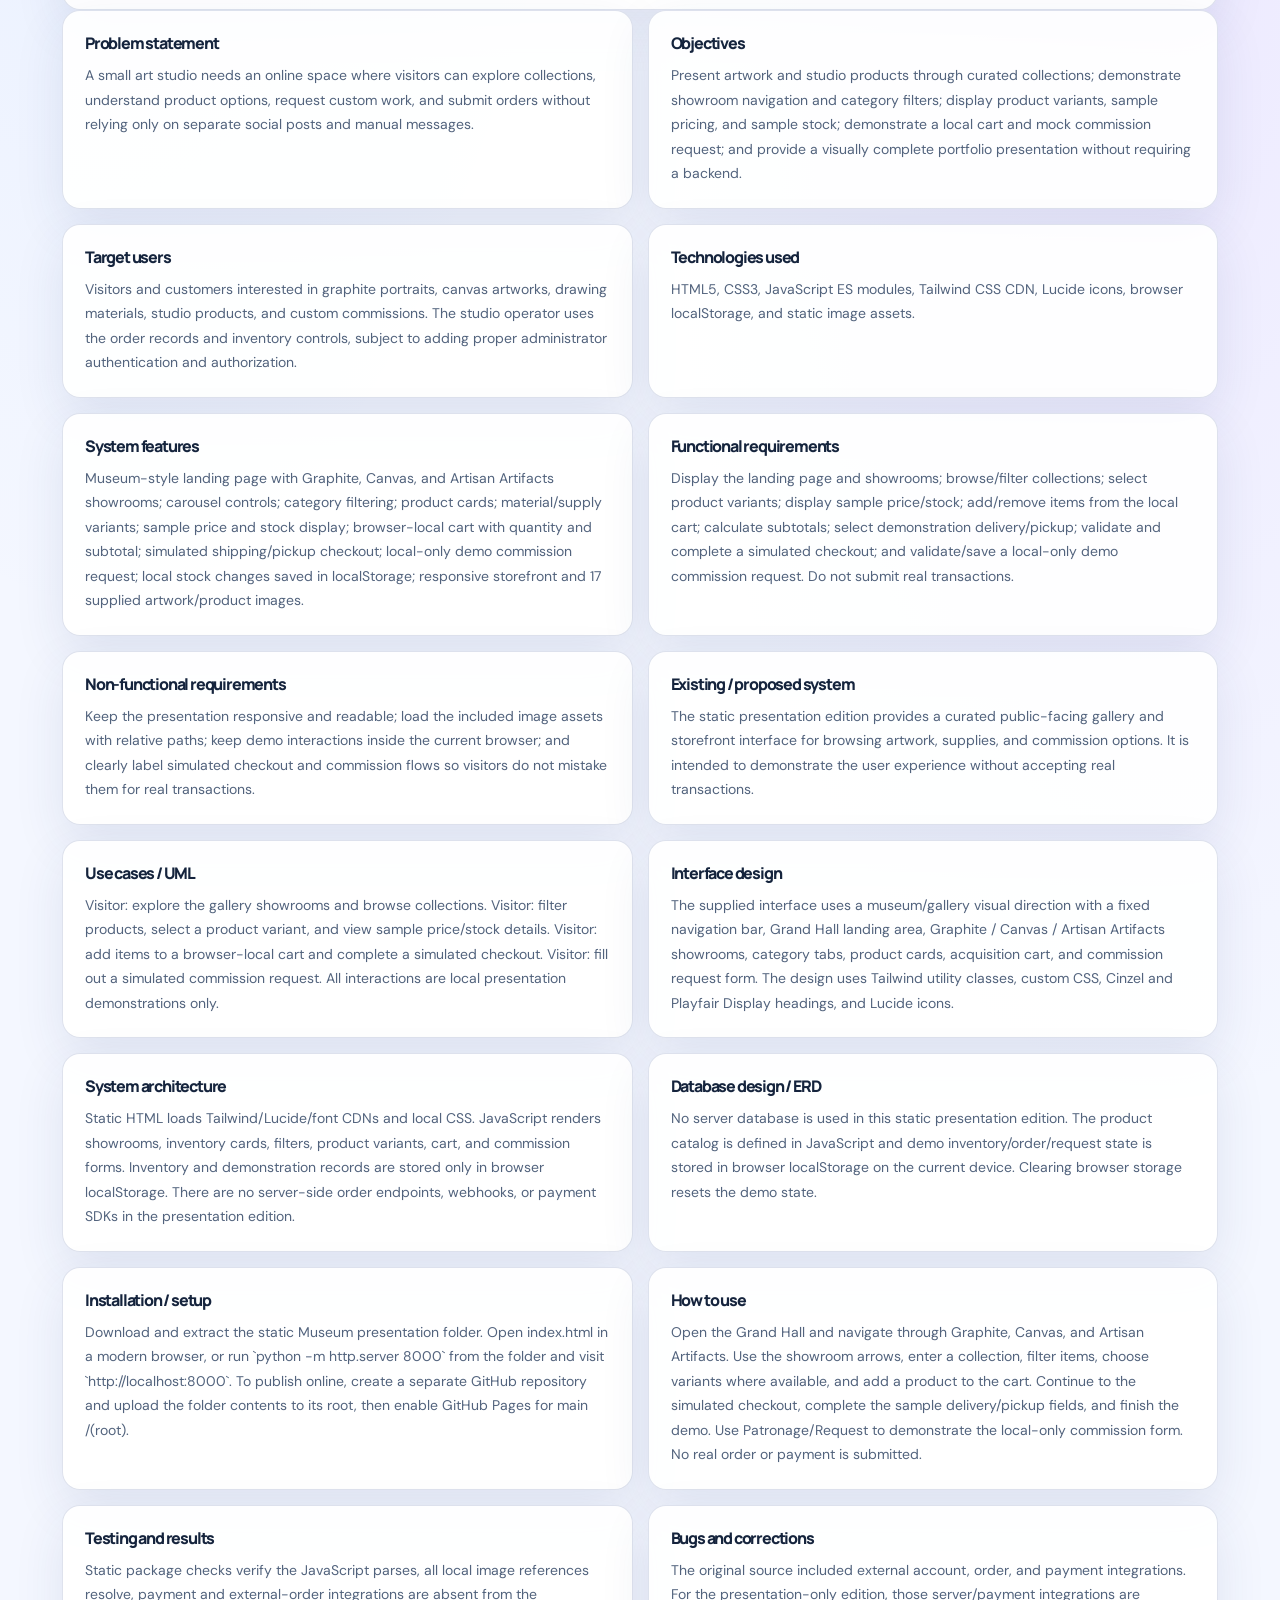
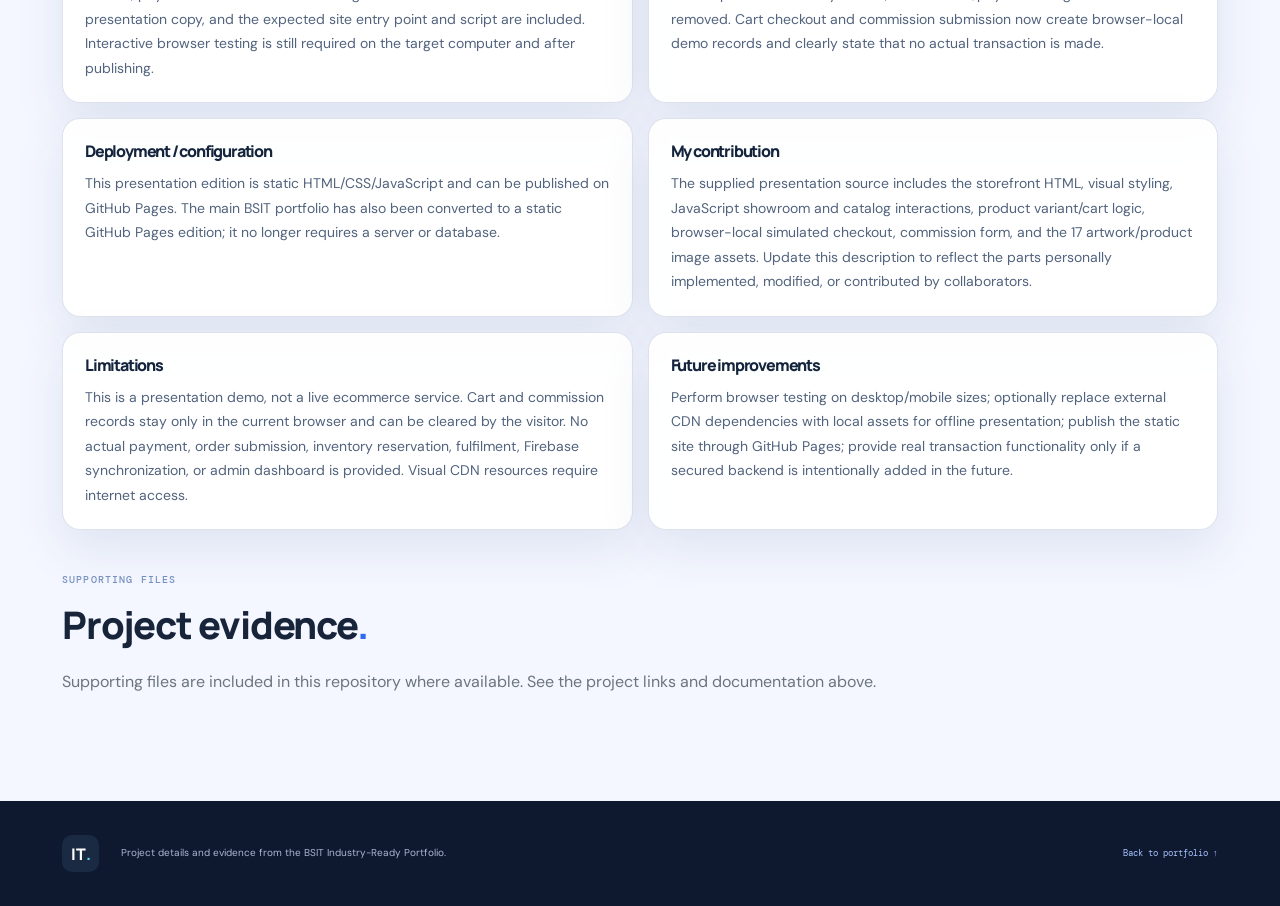
<file: project.html>
<!doctype html>
<html lang="en">
<head>
  <meta charset="utf-8"><meta name="viewport" content="width=device-width, initial-scale=1">
  <meta name="theme-color" content="#101a2b">
  <title>Project Case Study | BSIT Portfolio</title>
  <link rel="preconnect" href="https://cdn.jsdelivr.net" crossorigin>
  <link href="https://cdn.jsdelivr.net/npm/bootstrap@5.3.3/dist/css/bootstrap.min.css" rel="stylesheet">
  <link rel="stylesheet" href="assets/css/style.css"><link rel="stylesheet" href="assets/css/upgrade.css"><link rel="stylesheet" href="assets/css/portfolio-theme.css">
</head>
<body>
<header class="site-header"><div class="container header-inner"><a class="brand" href="index.html"><span class="brand-mark">IT<span>.</span></span><span class="brand-name">INDUSTRY-READY <small>BSIT PROFESSIONAL PORTFOLIO</small></span></a><nav class="main-nav"><a href="index.html#projects">All projects</a><a href="index.html#contact">Contact</a></nav><button class="theme-toggle" type="button" data-theme-toggle aria-label="Switch color theme"><span class="theme-icon">☾</span><span class="theme-label">Dark mode</span></button></div></header>
<main class="project-page"><div class="container" id="projectDetails"><p>Loading project…</p></div></main>
<footer class="site-footer"><div class="container footer-inner"><a class="footer-brand" href="index.html">IT<span>.</span></a><p>Project details and evidence from the BSIT Industry-Ready Portfolio.</p><div class="footer-meta"><a href="index.html#projects">Back to portfolio ↑</a></div></div></footer>
<script src="assets/js/default-data.js"></script>
<script>
(() => {
  const root = document.getElementById('projectDetails');
  const q = new URLSearchParams(location.search);
  const id = Number.parseInt(q.get('id') || '0', 10);
  const data = window.defaultPortfolio || {};
  const p = Array.isArray(data.projects) ? data.projects[id] : null;
  const esc = v => String(v ?? '').replace(/[&<>"']/g, c => ({'&':'&amp;','<':'&lt;','>':'&gt;','"':'&quot;',"'":'&#39;'}[c]));
  const multiline = v => esc(v).replace(/\r?\n/g, '<br>');
  const block = (label, value) => String(value || '').trim() ? `<article class="project-detail-card"><h2>${esc(label)}</h2><p>${multiline(value)}</p></article>` : '';
  const safeLink = (url, label, cls='btn btn-outline-primary') => /^https?:\/\//i.test(String(url||'')) ? `<a class="${cls}" href="${esc(url)}" target="_blank" rel="noopener noreferrer">${esc(label)} ↗</a>` : '';
  if (!p) { document.title='Project not found · BSIT Portfolio'; root.innerHTML='<div class="project-not-found"><h1>Project not found</h1><a href="index.html#projects">Return to portfolio</a></div>'; return; }
  document.title = `${p.title || 'Project'} · BSIT Portfolio`;
  const fields = [['Problem statement','problem'],['Objectives','objectives'],['Target users','targetUsers'],['Technologies used','technologies'],['System features','features'],['Functional requirements','functionalRequirements'],['Non-functional requirements','nonFunctionalRequirements'],['Existing / proposed system','existingProposedSystem'],['Use cases / UML','useCases'],['Interface design','interfaceDesign'],['System architecture','architecture'],['Database design / ERD','databaseDesign'],['Installation / setup','installation'],['How to use','usage'],['Testing and results','testing'],['Bugs and corrections','bugsAndCorrections'],['Deployment / configuration','deploymentNotes'],['My contribution','developerRole'],['Limitations','limitations'],['Future improvements','futureImprovements']];
  let extra = '';
  let documentationAction = '';
  if (id === 0) {
    documentationAction = '<a class="btn btn-outline-primary" href="documentation/joshua-studio-house-museum.html">Read Project Documentation ↗</a>';
    const pics = [['Anakin Skywalker','Anakin Skywalker Portrait.jpg'],['Paul Atreides','Paul Atreides Portrait.jpg'],['Willy Wonka','Willy Wonka Portrait.jpg'],['Homelander','Homelander Portrait.jpg'],['Nuclear Dawn','Atomic Bomb Explosion - Canvas Painting.jpg'],['Homer in the Hedges','Homer Hiding in Bush - Canvas Painting.jpg'],['Drawing Pencils','Staedtler Mars Lumograph.jpg'],['Artisan Ecobag','Ecobag.jpg']];
    extra = `<section class="project-artwork-preview"><div class="section-intro-row"><div><p class="eyebrow">SELECTED WORKS & PRODUCTS</p><h2>Gallery preview<span class="accent-dot">.</span></h2><p class="project-gallery-intro">A selection of artwork and product photography from the supplied Studio House Museum project files.</p></div></div><div class="artwork-preview-grid">${pics.map(([label,file])=>`<a class="artwork-preview-card" href="project-archives/joshua-studio-house-museum/assets/images/${encodeURIComponent(file)}" target="_blank" rel="noopener"><img src="project-archives/joshua-studio-house-museum/assets/images/${encodeURIComponent(file)}" alt="${esc(label)}" loading="lazy"><span>${esc(label)}</span></a>`).join('')}</div></section><div class="project-detail-card"><h2>Presentation demo</h2><p>This project is a front-end presentation edition. Cart, checkout, and commission interactions are simulated and do not process real orders or payments.</p><a class="btn btn-primary" href="project-archives/joshua-studio-house-museum/index.html" target="_blank" rel="noopener">Open Museum demo ↗</a> ${documentationAction}</div>`;
  } else if (id === 1) {
    extra = `<div class="project-detail-card"><h2>Supporting documents</h2><p><a href="evidence-staging/Project2_TechZone_Final_Report.pdf" target="_blank" rel="noopener">View project report (PDF)</a></p><p><a href="evidence-staging/Project2_TechZone_Analysis_Workbook.xlsx">Download analysis workbook (XLSX)</a></p><p><a href="project-archives/TechZone_Project2_Complete_Source_Package.zip">Download source package (ZIP)</a></p></div>`;
  } else if (id === 2) {
    documentationAction = '<a class="btn btn-outline-primary" href="documentation/buo-app.html">Read Buo Documentation ↗</a>';
    extra = `<section class="project-artwork-preview buo-app-identity"><div class="section-intro-row"><div><p class="eyebrow">APP IDENTITY</p><h2>Buo launcher icon<span class="accent-dot">.</span></h2><p class="project-gallery-intro">The supplied orange lightning-bolt app icon.</p></div></div><div style="max-width:180px;margin:0 auto 2rem;text-align:center"><img src="assets/images/buo-app-icon.png" alt="Buo app icon" style="width:100%;height:auto;border-radius:24px;box-shadow:0 18px 48px rgba(0,0,0,.18)"></div></section><div class="project-detail-card"><h2>Windows desktop source</h2><p>Buo is a desktop application; GitHub Pages displays its documentation and source links but does not run the Kivy application in a browser.</p><a class="btn btn-primary" href="project-archives/Buo_Desktop_Source.zip">Download Buo desktop source ↧</a> ${documentationAction}</div>`;
  }
  const links = `${safeLink(p.liveDemo, 'Live demo', 'btn btn-primary')}${safeLink(p.githubUrl, id === 0 ? 'Browse source files' : 'Download source package')}${id === 1 ? safeLink(p.readmeUrl, 'Project report PDF') : ''}`;
  root.innerHTML = `<a class="back-link" href="index.html#projects">← Back to all projects</a><div class="project-page-hero"><p class="eyebrow">PROJECT ${String(id+1).padStart(2,'0')} / ${esc(p.type || 'IT PROJECT')}</p><span class="status-pill">${esc(p.status || 'In progress')}</span><h1>${esc(p.title || 'Untitled project')}</h1><p>${multiline(p.overview || '')}</p><div class="project-hero-actions">${links}</div></div>${extra}<div class="project-detail-grid">${fields.map(([label,key])=>block(label,p[key])).join('')}</div><section class="project-evidence"><div class="section-intro-row"><div><p class="eyebrow">SUPPORTING FILES</p><h2>Project evidence<span class="accent-dot">.</span></h2></div></div><p class="text-secondary">Supporting files are included in this repository where available. See the project links and documentation above.</p></section>`;
})();
</script><script src="assets/js/theme.js"></script>
</body></html>
</file>
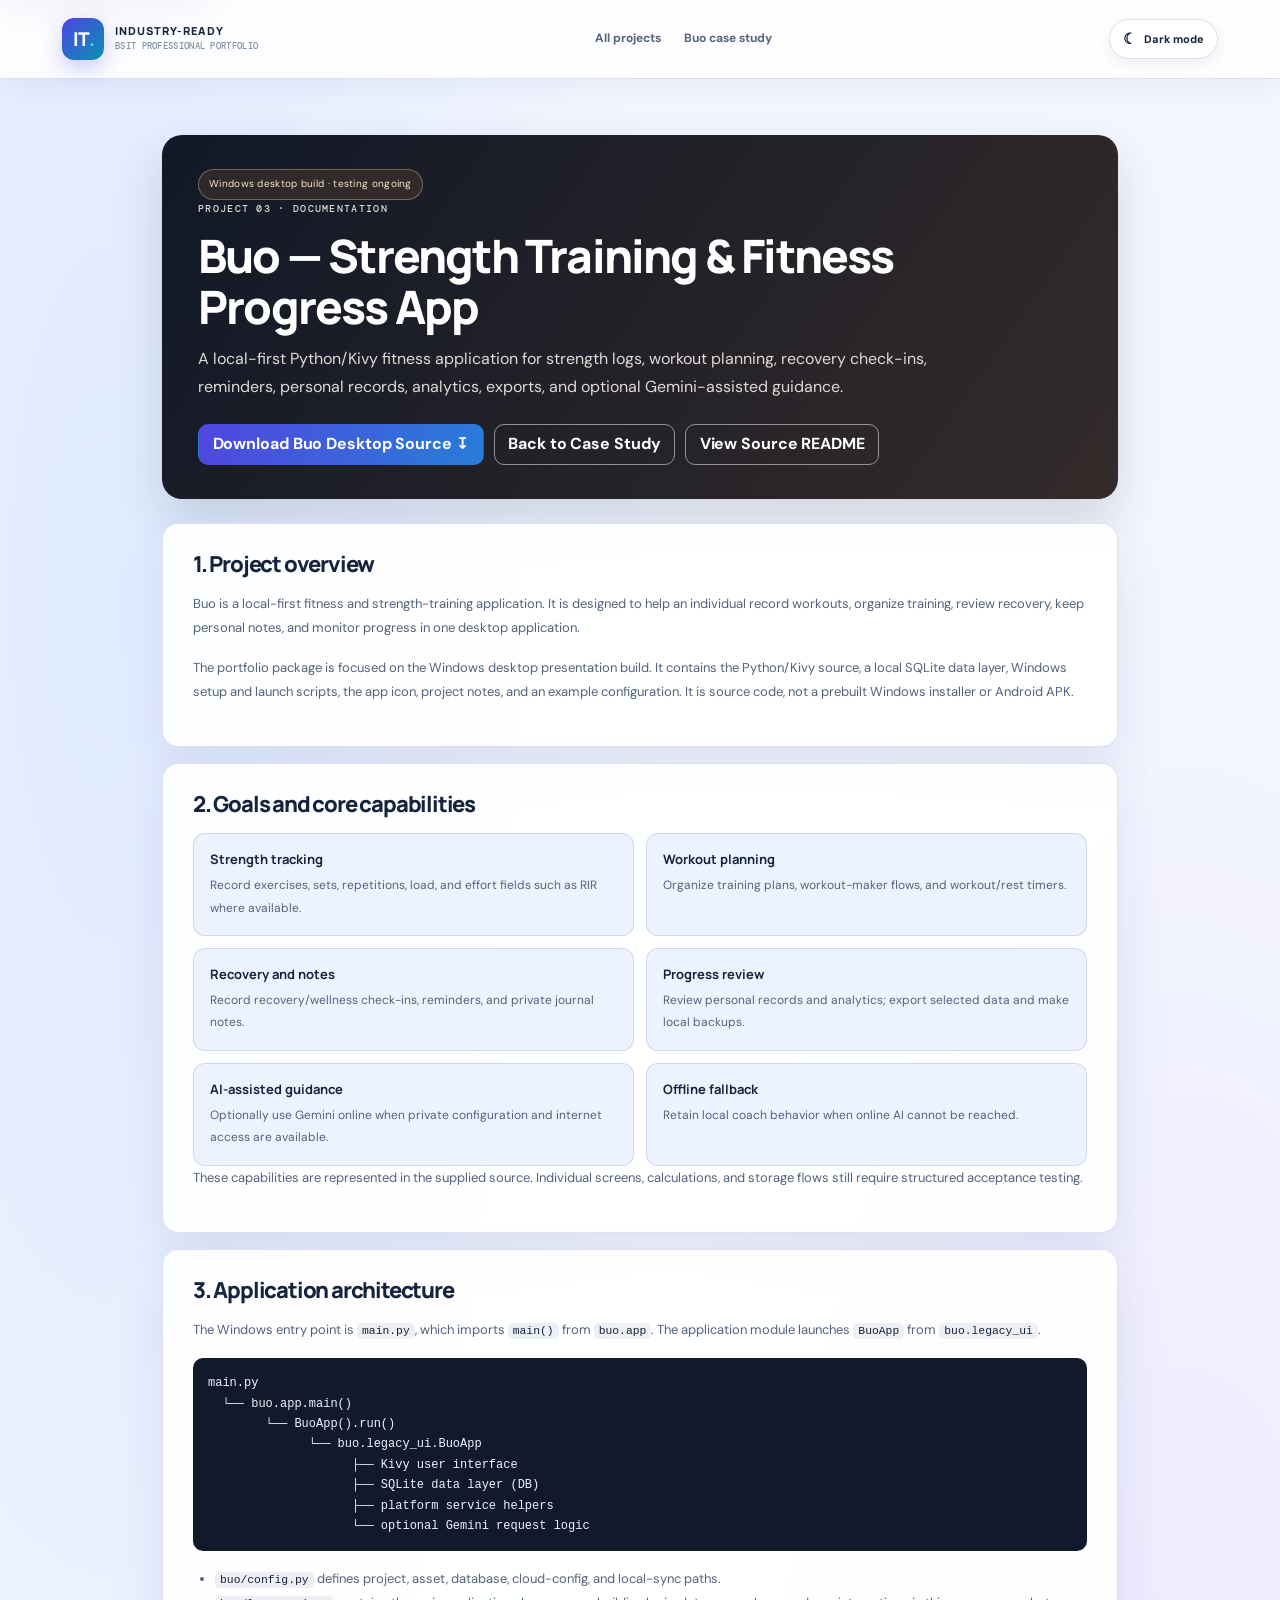
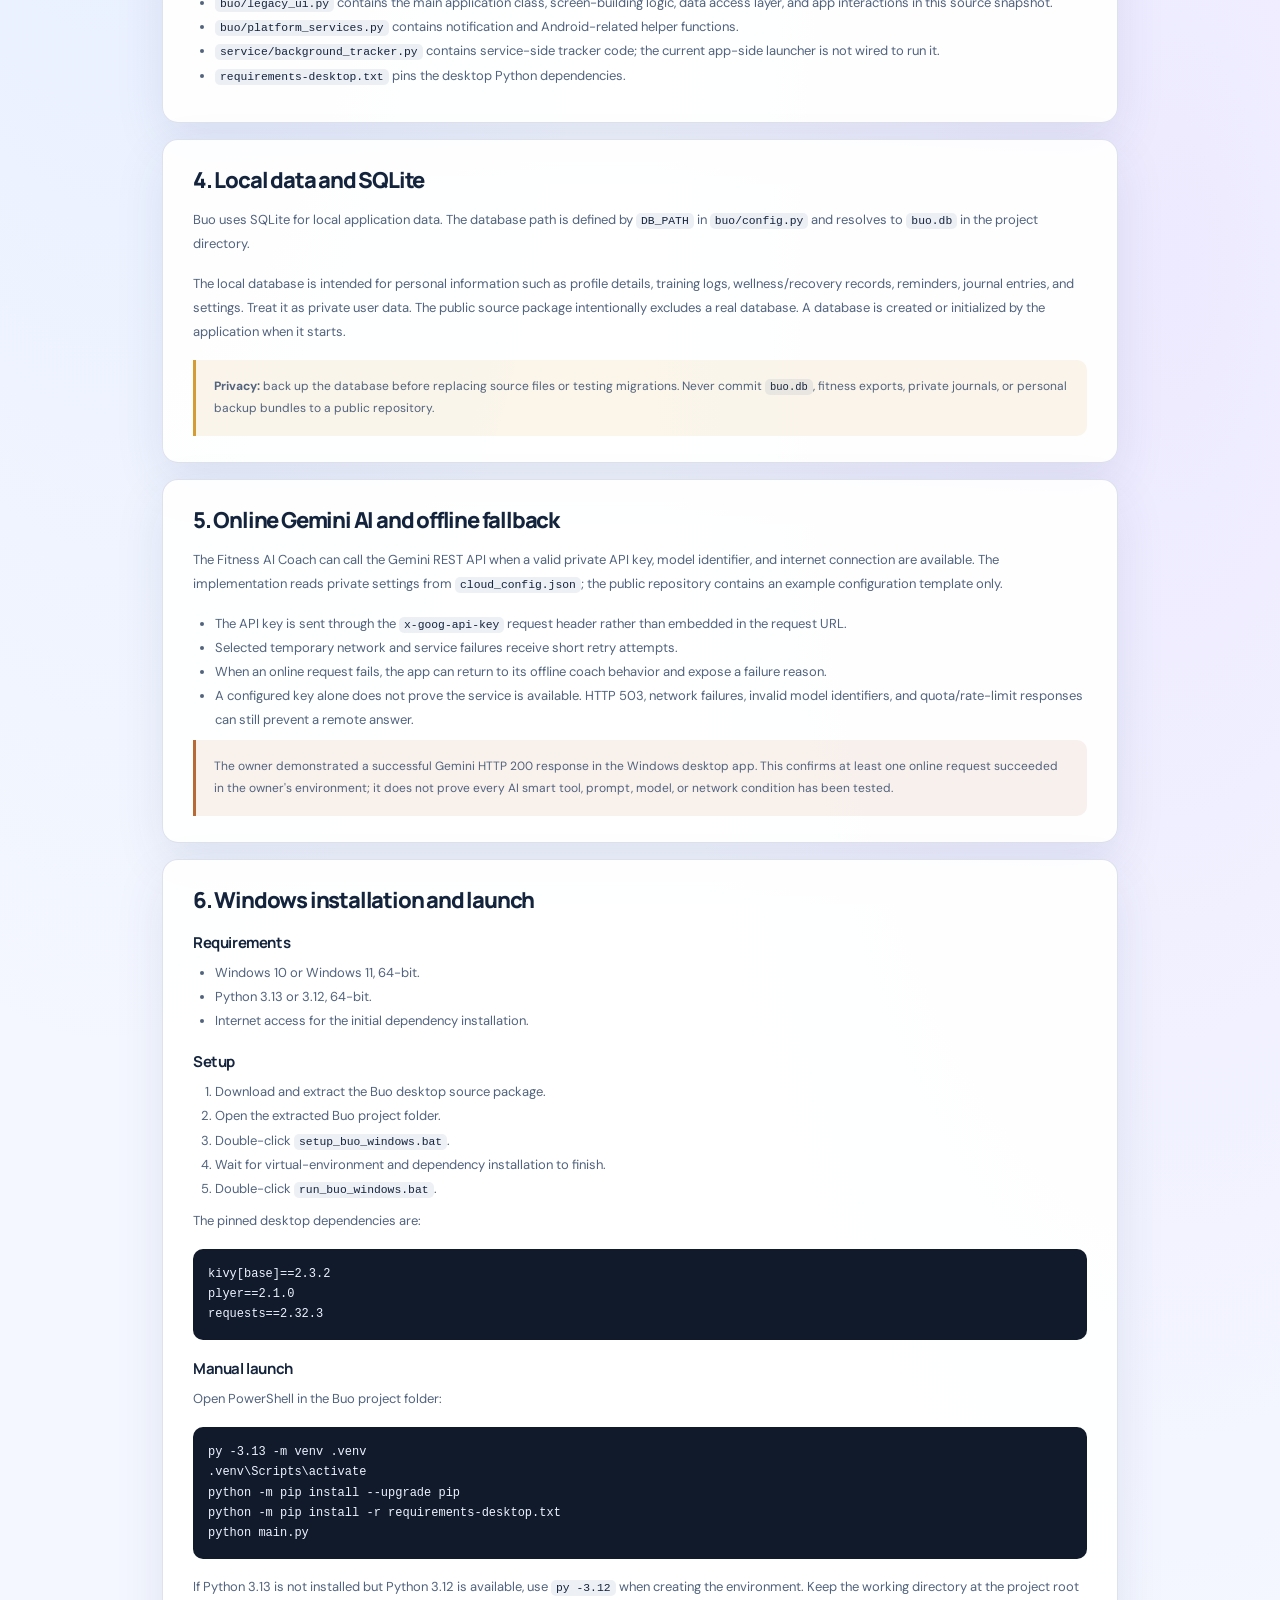
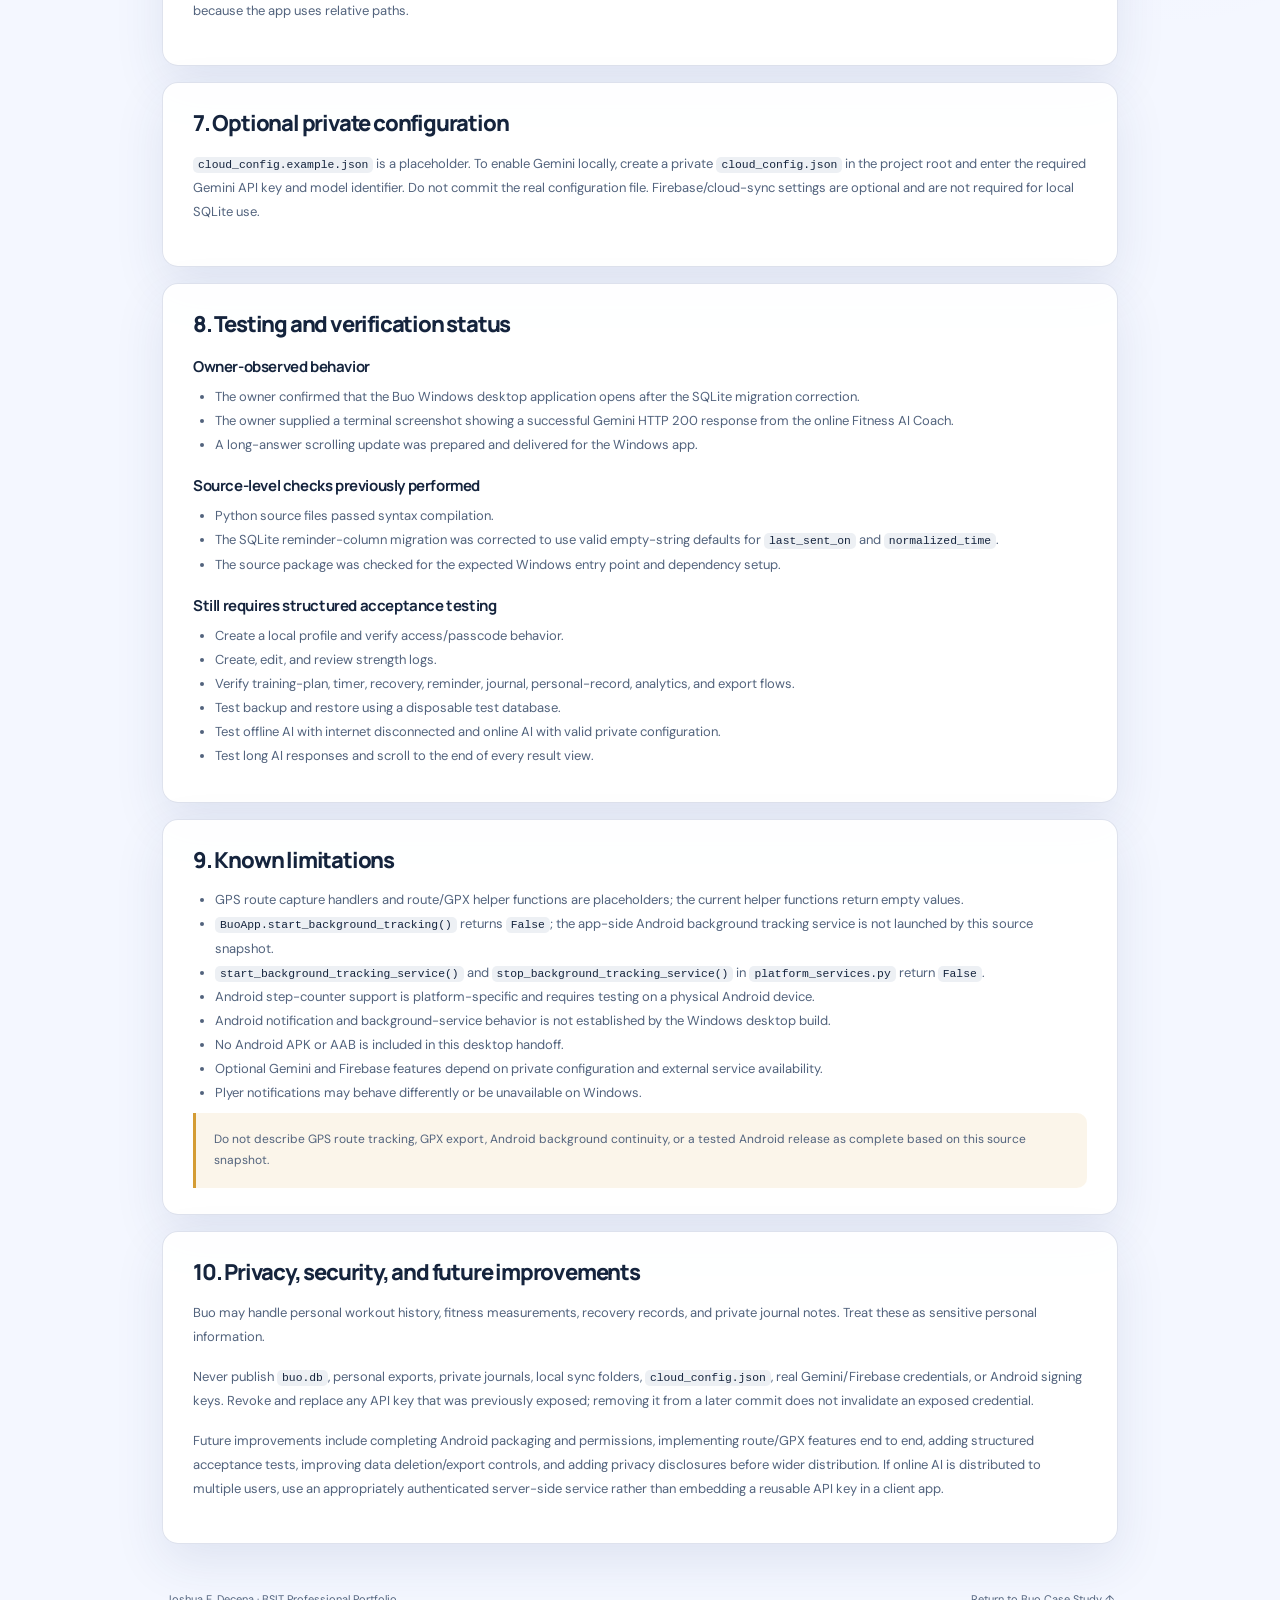
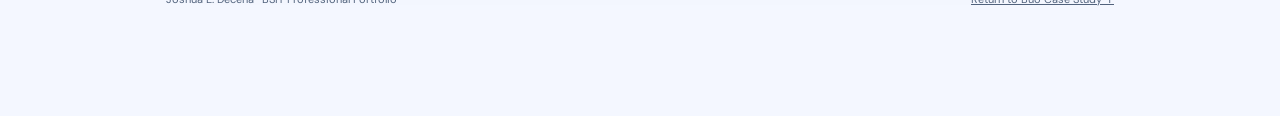
<file: documentation/buo-app.html>
<!doctype html>
<html lang="en">
<head>
  <meta charset="utf-8">
  <meta name="viewport" content="width=device-width, initial-scale=1">
  <meta name="theme-color" content="#101a2b">
  <meta name="description" content="Technical and user documentation for Buo, a local-first Python and Kivy strength-training and fitness progress application.">
  <title>Buo App Documentation | Joshua E. Decena</title>
  <link rel="preconnect" href="https://cdn.jsdelivr.net" crossorigin>
  <link href="https://cdn.jsdelivr.net/npm/bootstrap@5.3.3/dist/css/bootstrap.min.css" rel="stylesheet">
  <link href="../assets/css/style.css" rel="stylesheet">
  <link href="../assets/css/upgrade.css" rel="stylesheet">
  <link href="../assets/css/portfolio-theme.css" rel="stylesheet">
  <style>
    .documentation-page{padding:56px 0 88px}.doc-wrap{max-width:980px;margin:0 auto}.doc-kicker{font:500 10px/1.5 var(--mono);letter-spacing:1.3px;text-transform:uppercase;color:#6d83ac}.doc-hero{padding:34px 36px;margin-bottom:24px;border-radius:20px;background:linear-gradient(125deg,#111827,#342b2a);color:#fff;box-shadow:0 20px 50px rgba(20,35,60,.16)}.doc-hero h1{font:800 clamp(30px,5vw,46px)/1.12 'Manrope',sans-serif;letter-spacing:-1.8px;margin:12px 0}.doc-hero p{color:#e1d9d4;max-width:760px;line-height:1.8;margin:0}.doc-actions{display:flex;flex-wrap:wrap;gap:10px;margin-top:22px}.doc-section{padding:26px 30px;margin:16px 0;background:var(--theme-surface,#fff);border:1px solid var(--theme-border,#e1e7f0);border-radius:16px;box-shadow:var(--theme-shadow,0 8px 24px rgba(20,35,60,.04))}.doc-section h2{font:800 22px/1.3 'Manrope',sans-serif;color:var(--theme-text,#233450);margin:0 0 14px}.doc-section h3{font:700 15px/1.4 'Manrope',sans-serif;color:var(--theme-text,#233450);margin:18px 0 8px}.doc-section p,.doc-section li{font-size:13px;line-height:1.85;color:var(--theme-muted,#5e6e85)}.doc-section ul,.doc-section ol{padding-left:22px;margin-bottom:8px}.doc-grid{display:grid;grid-template-columns:repeat(2,minmax(0,1fr));gap:12px}.doc-mini{padding:16px;border:1px solid var(--theme-border,#e1e7f0);border-radius:12px;background:var(--theme-surface-2,#f7f9fc)}.doc-mini strong{display:block;margin-bottom:5px;color:var(--theme-text,#233450);font:700 13px/1.5 'Manrope',sans-serif}.doc-mini p{margin:0;font-size:12px}.doc-callout{padding:16px 18px;border-left:3px solid #b76a35;border-radius:0 10px 10px 0;background:rgba(183,106,53,.09);color:var(--theme-muted,#53647c);font-size:12px;line-height:1.8}.doc-status{display:inline-flex;align-items:center;padding:6px 10px;border:1px solid rgba(220,190,150,.4);border-radius:100px;background:rgba(165,112,58,.18);font-size:10px;letter-spacing:.3px;color:#f8e4cb}.doc-footer{display:flex;justify-content:space-between;gap:12px;flex-wrap:wrap;margin-top:26px;padding:20px 4px;color:var(--theme-muted,#718096);font-size:11px}.doc-section code{padding:2px 5px;border-radius:5px;background:rgba(110,130,165,.12);color:var(--theme-text,#233450)}.doc-section pre{overflow:auto;padding:15px;border-radius:10px;background:#101a2b;color:#edf3ff;font-size:12px;line-height:1.7}.doc-section a{overflow-wrap:anywhere}.doc-warning{border-left-color:#d49c34;background:rgba(212,156,52,.10)}
    @media(max-width:640px){.documentation-page{padding:28px 0 55px}.doc-hero{padding:25px 21px}.doc-section{padding:21px 18px}.doc-grid{grid-template-columns:1fr}.doc-actions .btn{width:100%}}
  </style>
</head>
<body>
  <a class="skip-link" href="#mainContent">Skip to documentation</a>
  <header class="site-header"><div class="container header-inner">
    <a class="brand" href="../index.html#home" aria-label="Back to portfolio homepage"><span class="brand-mark">IT<span>.</span></span><span class="brand-name">INDUSTRY-READY <small>BSIT PROFESSIONAL PORTFOLIO</small></span></a>
    <nav class="main-nav" aria-label="Documentation navigation"><a href="../index.html#projects">All projects</a><a href="../project.html?id=2">Buo case study</a></nav>
    <button class="theme-toggle" type="button" data-theme-toggle aria-label="Switch color theme"><span class="theme-icon">☾</span><span class="theme-label">Dark mode</span></button>
  </div></header>
  <main id="mainContent" class="documentation-page"><div class="container doc-wrap">
    <section class="doc-hero">
      <span class="doc-status">Windows desktop build · testing ongoing</span>
      <p class="doc-kicker">PROJECT 03 · DOCUMENTATION</p>
      <h1>Buo — Strength Training & Fitness Progress App</h1>
      <p>A local-first Python/Kivy fitness application for strength logs, workout planning, recovery check-ins, reminders, personal records, analytics, exports, and optional Gemini-assisted guidance.</p>
      <div class="doc-actions"><a class="btn btn-primary" href="../project-archives/Buo_Desktop_Source.zip">Download Buo Desktop Source ↧</a><a class="btn btn-outline-light" href="../project.html?id=2">Back to Case Study</a><a class="btn btn-outline-light" href="../project-archives/buo-desktop/README.md">View Source README</a></div>
    </section>

    <section class="doc-section"><h2>1. Project overview</h2><p>Buo is a local-first fitness and strength-training application. It is designed to help an individual record workouts, organize training, review recovery, keep personal notes, and monitor progress in one desktop application.</p><p>The portfolio package is focused on the Windows desktop presentation build. It contains the Python/Kivy source, a local SQLite data layer, Windows setup and launch scripts, the app icon, project notes, and an example configuration. It is source code, not a prebuilt Windows installer or Android APK.</p></section>

    <section class="doc-section"><h2>2. Goals and core capabilities</h2><div class="doc-grid"><div class="doc-mini"><strong>Strength tracking</strong><p>Record exercises, sets, repetitions, load, and effort fields such as RIR where available.</p></div><div class="doc-mini"><strong>Workout planning</strong><p>Organize training plans, workout-maker flows, and workout/rest timers.</p></div><div class="doc-mini"><strong>Recovery and notes</strong><p>Record recovery/wellness check-ins, reminders, and private journal notes.</p></div><div class="doc-mini"><strong>Progress review</strong><p>Review personal records and analytics; export selected data and make local backups.</p></div><div class="doc-mini"><strong>AI-assisted guidance</strong><p>Optionally use Gemini online when private configuration and internet access are available.</p></div><div class="doc-mini"><strong>Offline fallback</strong><p>Retain local coach behavior when online AI cannot be reached.</p></div></div><p>These capabilities are represented in the supplied source. Individual screens, calculations, and storage flows still require structured acceptance testing.</p></section>

    <section class="doc-section"><h2>3. Application architecture</h2><p>The Windows entry point is <code>main.py</code>, which imports <code>main()</code> from <code>buo.app</code>. The application module launches <code>BuoApp</code> from <code>buo.legacy_ui</code>.</p><pre>main.py
  └── buo.app.main()
        └── BuoApp().run()
              └── buo.legacy_ui.BuoApp
                    ├── Kivy user interface
                    ├── SQLite data layer (DB)
                    ├── platform service helpers
                    └── optional Gemini request logic</pre><ul><li><code>buo/config.py</code> defines project, asset, database, cloud-config, and local-sync paths.</li><li><code>buo/legacy_ui.py</code> contains the main application class, screen-building logic, data access layer, and app interactions in this source snapshot.</li><li><code>buo/platform_services.py</code> contains notification and Android-related helper functions.</li><li><code>service/background_tracker.py</code> contains service-side tracker code; the current app-side launcher is not wired to run it.</li><li><code>requirements-desktop.txt</code> pins the desktop Python dependencies.</li></ul></section>

    <section class="doc-section"><h2>4. Local data and SQLite</h2><p>Buo uses SQLite for local application data. The database path is defined by <code>DB_PATH</code> in <code>buo/config.py</code> and resolves to <code>buo.db</code> in the project directory.</p><p>The local database is intended for personal information such as profile details, training logs, wellness/recovery records, reminders, journal entries, and settings. Treat it as private user data. The public source package intentionally excludes a real database. A database is created or initialized by the application when it starts.</p><div class="doc-callout doc-warning"><strong>Privacy:</strong> back up the database before replacing source files or testing migrations. Never commit <code>buo.db</code>, fitness exports, private journals, or personal backup bundles to a public repository.</div></section>

    <section class="doc-section"><h2>5. Online Gemini AI and offline fallback</h2><p>The Fitness AI Coach can call the Gemini REST API when a valid private API key, model identifier, and internet connection are available. The implementation reads private settings from <code>cloud_config.json</code>; the public repository contains an example configuration template only.</p><ul><li>The API key is sent through the <code>x-goog-api-key</code> request header rather than embedded in the request URL.</li><li>Selected temporary network and service failures receive short retry attempts.</li><li>When an online request fails, the app can return to its offline coach behavior and expose a failure reason.</li><li>A configured key alone does not prove the service is available. HTTP 503, network failures, invalid model identifiers, and quota/rate-limit responses can still prevent a remote answer.</li></ul><div class="doc-callout">The owner demonstrated a successful Gemini HTTP 200 response in the Windows desktop app. This confirms at least one online request succeeded in the owner's environment; it does not prove every AI smart tool, prompt, model, or network condition has been tested.</div></section>

    <section class="doc-section"><h2>6. Windows installation and launch</h2><h3>Requirements</h3><ul><li>Windows 10 or Windows 11, 64-bit.</li><li>Python 3.13 or 3.12, 64-bit.</li><li>Internet access for the initial dependency installation.</li></ul><h3>Setup</h3><ol><li>Download and extract the Buo desktop source package.</li><li>Open the extracted Buo project folder.</li><li>Double-click <code>setup_buo_windows.bat</code>.</li><li>Wait for virtual-environment and dependency installation to finish.</li><li>Double-click <code>run_buo_windows.bat</code>.</li></ol><p>The pinned desktop dependencies are:</p><pre>kivy[base]==2.3.2
plyer==2.1.0
requests==2.32.3</pre><h3>Manual launch</h3><p>Open PowerShell in the Buo project folder:</p><pre>py -3.13 -m venv .venv
.venv\Scripts\activate
python -m pip install --upgrade pip
python -m pip install -r requirements-desktop.txt
python main.py</pre><p>If Python 3.13 is not installed but Python 3.12 is available, use <code>py -3.12</code> when creating the environment. Keep the working directory at the project root because the app uses relative paths.</p></section>

    <section class="doc-section"><h2>7. Optional private configuration</h2><p><code>cloud_config.example.json</code> is a placeholder. To enable Gemini locally, create a private <code>cloud_config.json</code> in the project root and enter the required Gemini API key and model identifier. Do not commit the real configuration file. Firebase/cloud-sync settings are optional and are not required for local SQLite use.</p></section>

    <section class="doc-section"><h2>8. Testing and verification status</h2><h3>Owner-observed behavior</h3><ul><li>The owner confirmed that the Buo Windows desktop application opens after the SQLite migration correction.</li><li>The owner supplied a terminal screenshot showing a successful Gemini HTTP 200 response from the online Fitness AI Coach.</li><li>A long-answer scrolling update was prepared and delivered for the Windows app.</li></ul><h3>Source-level checks previously performed</h3><ul><li>Python source files passed syntax compilation.</li><li>The SQLite reminder-column migration was corrected to use valid empty-string defaults for <code>last_sent_on</code> and <code>normalized_time</code>.</li><li>The source package was checked for the expected Windows entry point and dependency setup.</li></ul><h3>Still requires structured acceptance testing</h3><ul><li>Create a local profile and verify access/passcode behavior.</li><li>Create, edit, and review strength logs.</li><li>Verify training-plan, timer, recovery, reminder, journal, personal-record, analytics, and export flows.</li><li>Test backup and restore using a disposable test database.</li><li>Test offline AI with internet disconnected and online AI with valid private configuration.</li><li>Test long AI responses and scroll to the end of every result view.</li></ul></section>

    <section class="doc-section"><h2>9. Known limitations</h2><ul><li>GPS route capture handlers and route/GPX helper functions are placeholders; the current helper functions return empty values.</li><li><code>BuoApp.start_background_tracking()</code> returns <code>False</code>; the app-side Android background tracking service is not launched by this source snapshot.</li><li><code>start_background_tracking_service()</code> and <code>stop_background_tracking_service()</code> in <code>platform_services.py</code> return <code>False</code>.</li><li>Android step-counter support is platform-specific and requires testing on a physical Android device.</li><li>Android notification and background-service behavior is not established by the Windows desktop build.</li><li>No Android APK or AAB is included in this desktop handoff.</li><li>Optional Gemini and Firebase features depend on private configuration and external service availability.</li><li>Plyer notifications may behave differently or be unavailable on Windows.</li></ul><div class="doc-callout doc-warning">Do not describe GPS route tracking, GPX export, Android background continuity, or a tested Android release as complete based on this source snapshot.</div></section>

    <section class="doc-section"><h2>10. Privacy, security, and future improvements</h2><p>Buo may handle personal workout history, fitness measurements, recovery records, and private journal notes. Treat these as sensitive personal information.</p><p>Never publish <code>buo.db</code>, personal exports, private journals, local sync folders, <code>cloud_config.json</code>, real Gemini/Firebase credentials, or Android signing keys. Revoke and replace any API key that was previously exposed; removing it from a later commit does not invalidate an exposed credential.</p><p>Future improvements include completing Android packaging and permissions, implementing route/GPX features end to end, adding structured acceptance tests, improving data deletion/export controls, and adding privacy disclosures before wider distribution. If online AI is distributed to multiple users, use an appropriately authenticated server-side service rather than embedding a reusable API key in a client app.</p></section>

    <div class="doc-footer"><span>Joshua E. Decena · BSIT Professional Portfolio</span><a href="../project.html?id=2">Return to Buo Case Study ↑</a></div>
  </div></main>
  <script src="../assets/js/theme.js"></script>
</body>
</html>
</file>
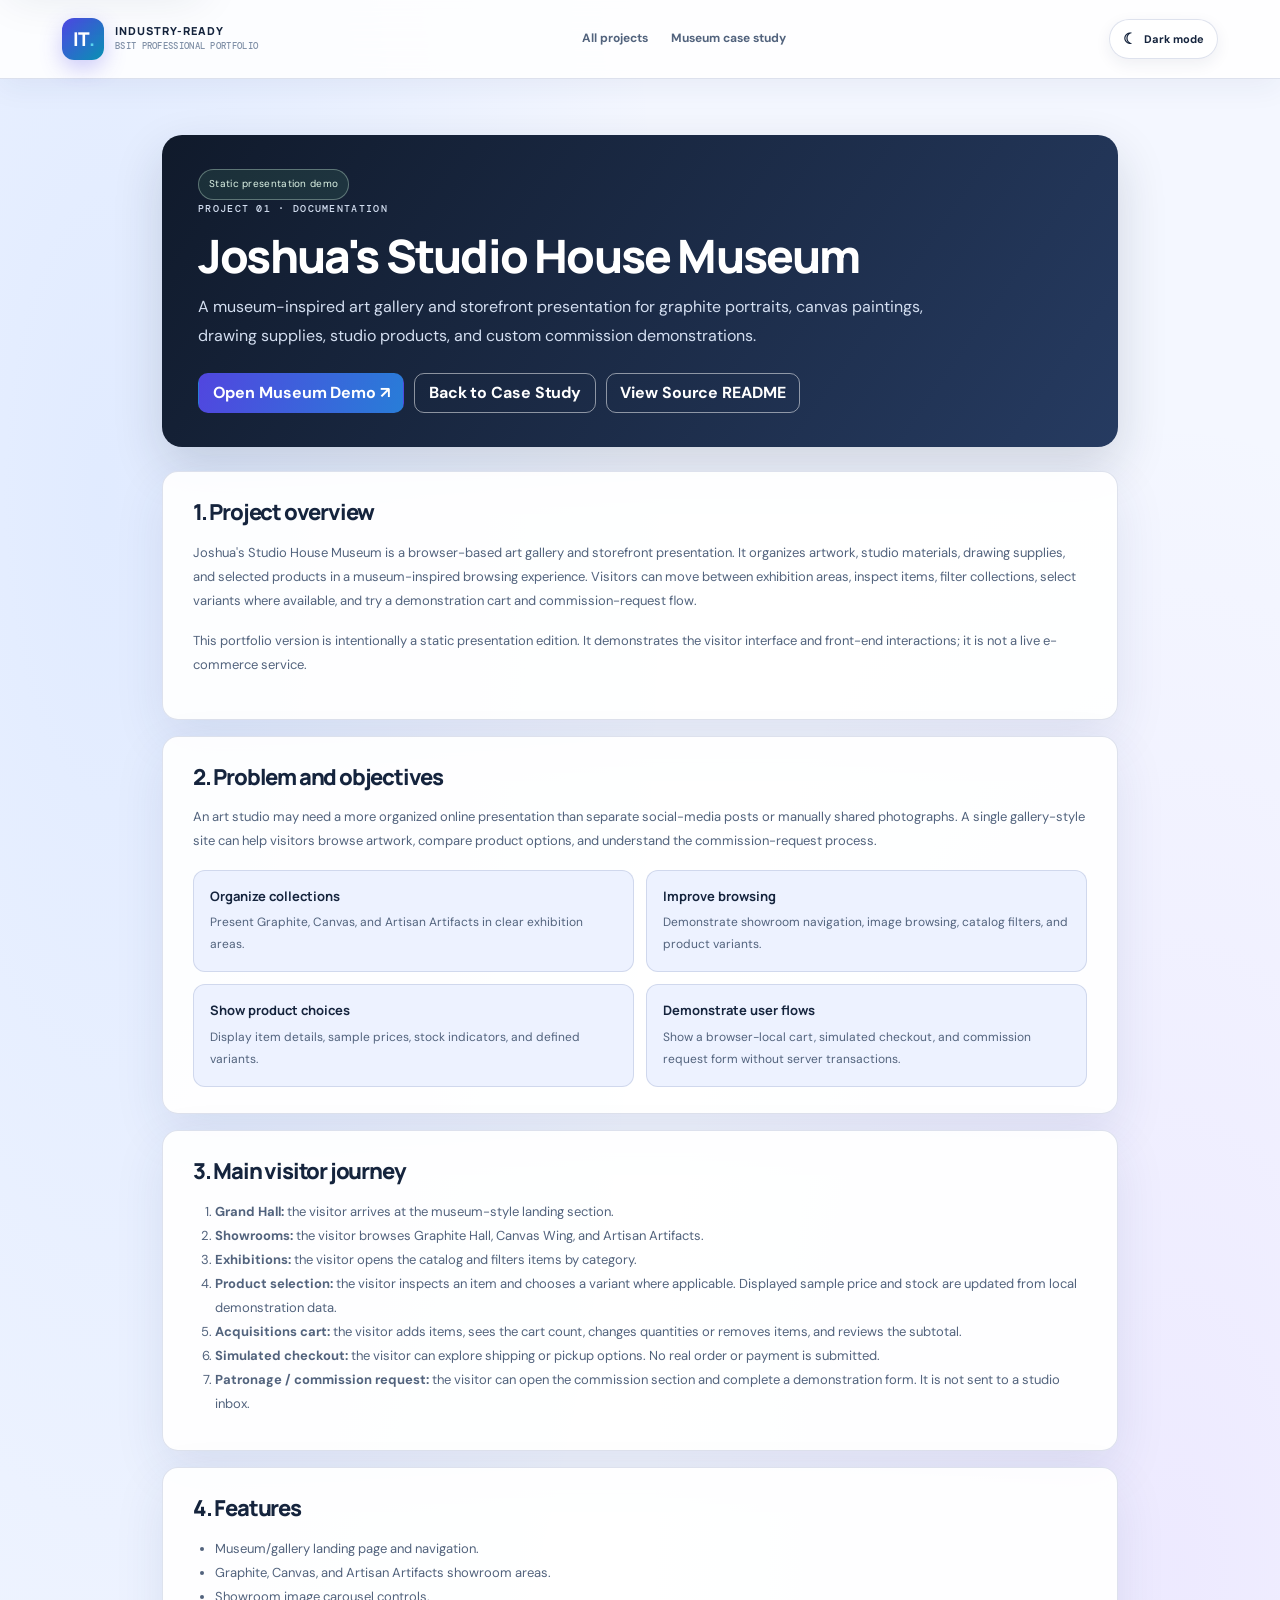
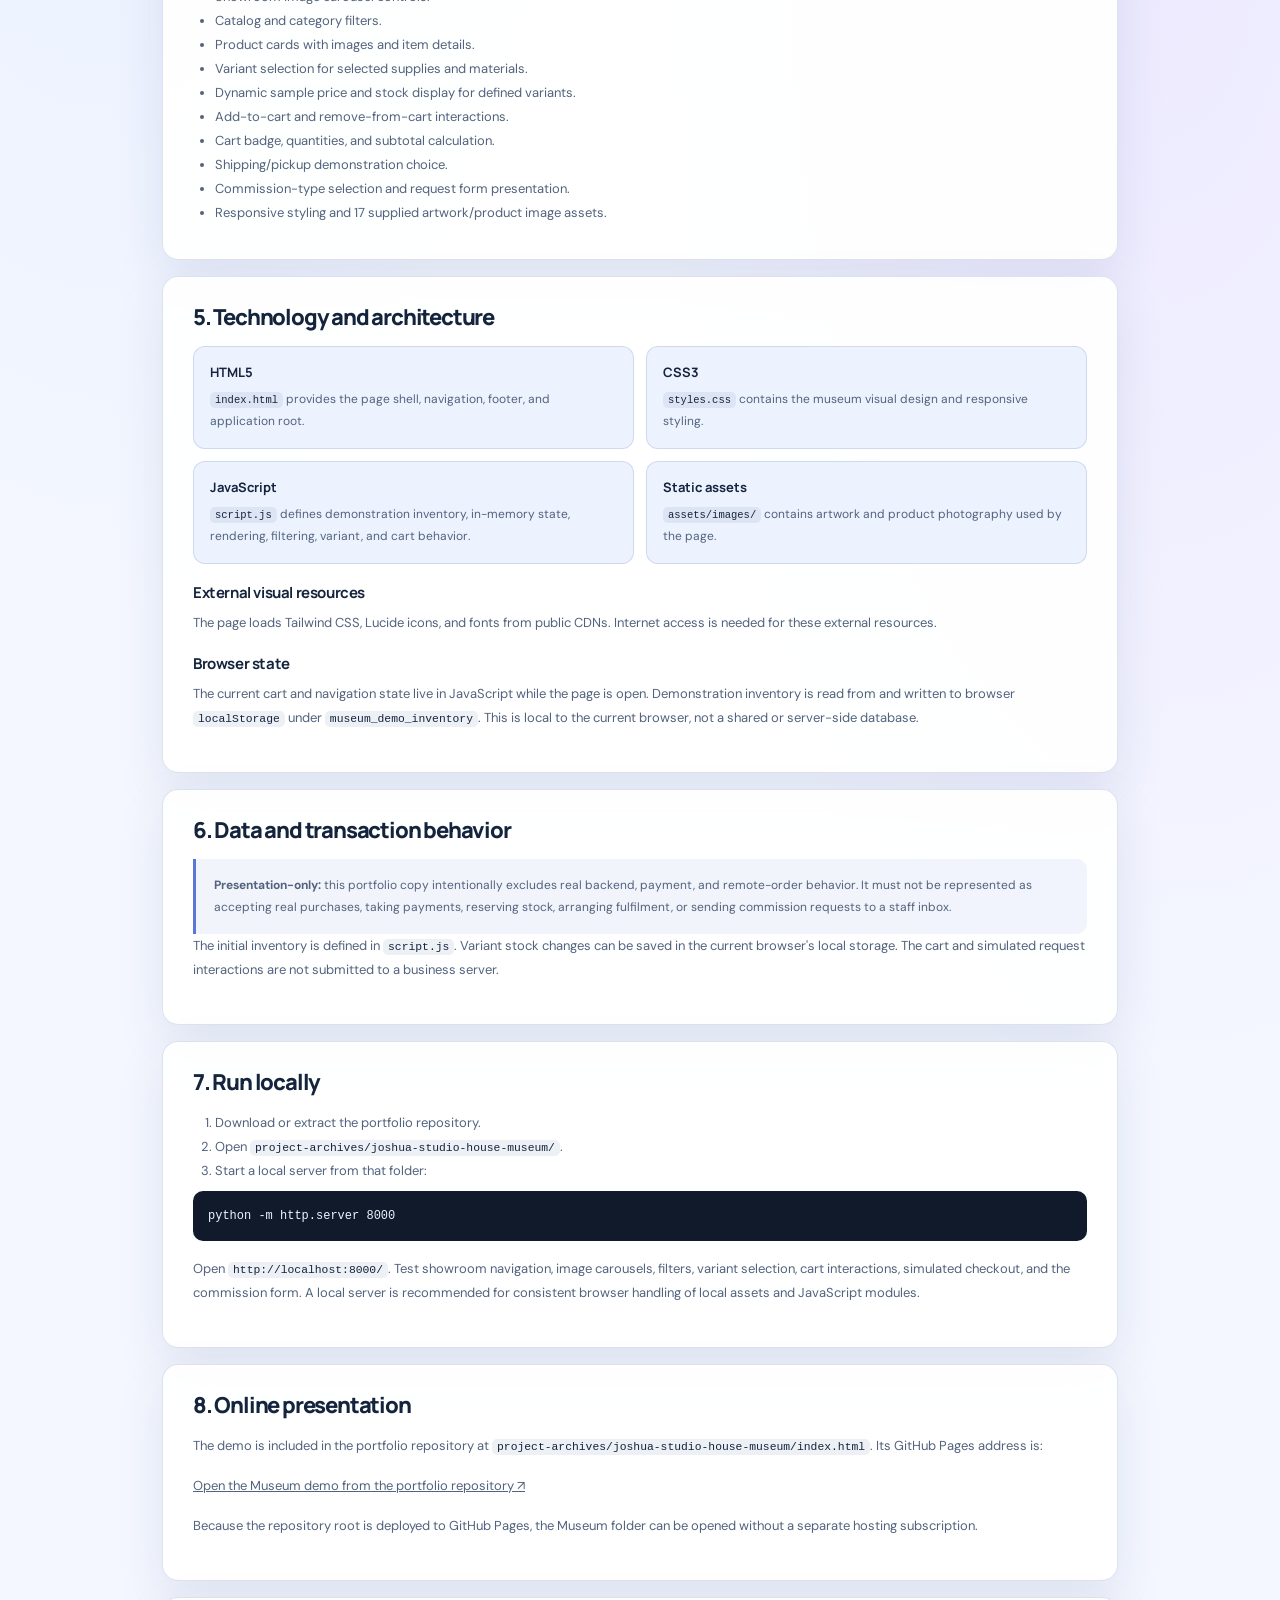
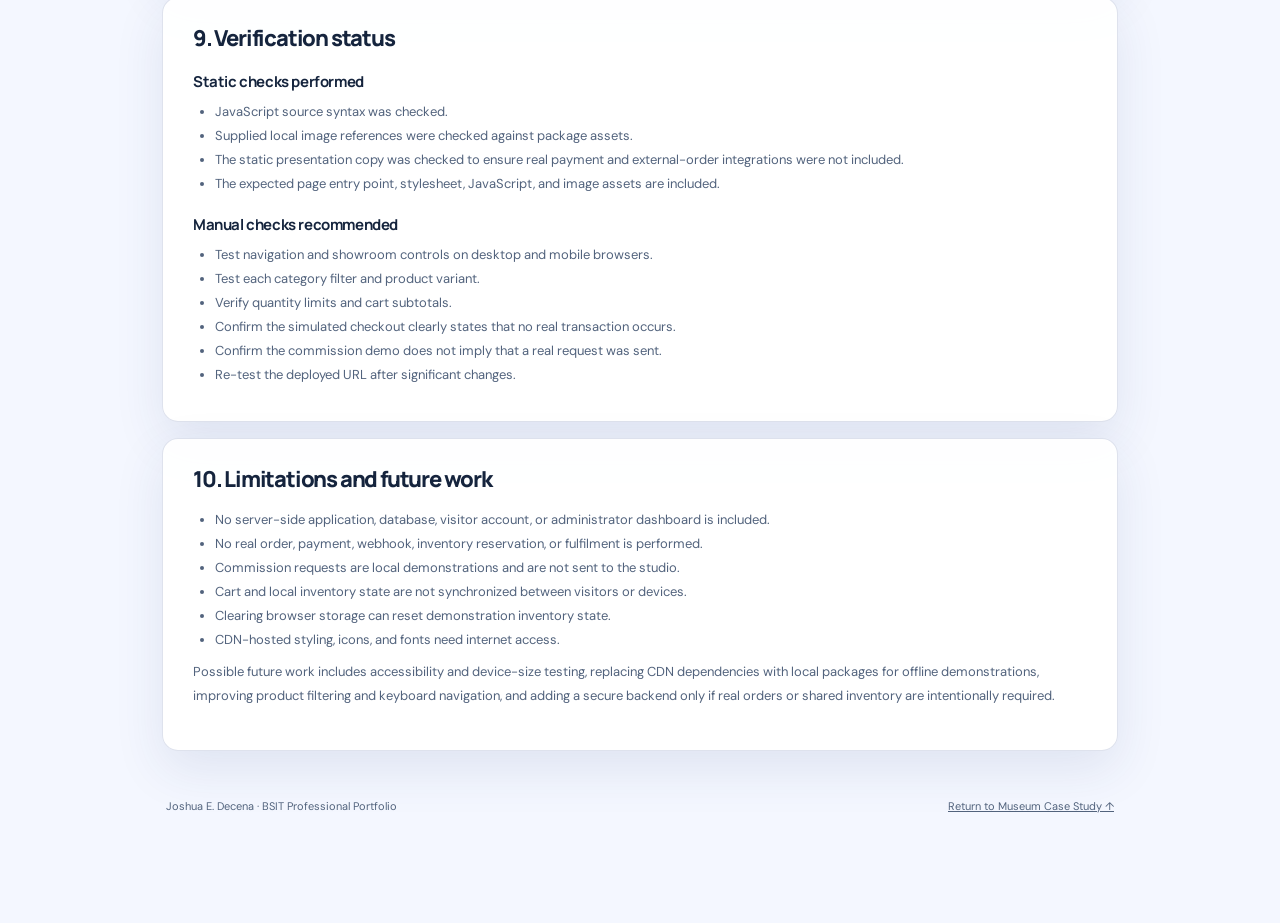
<file: documentation/joshua-studio-house-museum.html>
<!doctype html>
<html lang="en">
<head>
  <meta charset="utf-8">
  <meta name="viewport" content="width=device-width, initial-scale=1">
  <meta name="theme-color" content="#101a2b">
  <meta name="description" content="Project documentation for Joshua's Studio House Museum static art gallery and storefront presentation demo.">
  <title>Joshua's Studio House Museum Documentation | Joshua E. Decena</title>
  <link rel="preconnect" href="https://cdn.jsdelivr.net" crossorigin>
  <link href="https://cdn.jsdelivr.net/npm/bootstrap@5.3.3/dist/css/bootstrap.min.css" rel="stylesheet">
  <link href="../assets/css/style.css" rel="stylesheet">
  <link href="../assets/css/upgrade.css" rel="stylesheet">
  <link href="../assets/css/portfolio-theme.css" rel="stylesheet">
  <style>
    .documentation-page{padding:56px 0 88px}.doc-wrap{max-width:980px;margin:0 auto}.doc-kicker{font:500 10px/1.5 var(--mono);letter-spacing:1.3px;text-transform:uppercase;color:#6d83ac}.doc-hero{padding:34px 36px;margin-bottom:24px;border-radius:20px;background:linear-gradient(125deg,#101a2b,#263b61);color:#fff;box-shadow:0 20px 50px rgba(20,35,60,.16)}.doc-hero h1{font:800 clamp(30px,5vw,46px)/1.12 'Manrope',sans-serif;letter-spacing:-1.8px;margin:12px 0}.doc-hero p{color:#d3def0;max-width:760px;line-height:1.8;margin:0}.doc-actions{display:flex;flex-wrap:wrap;gap:10px;margin-top:22px}.doc-section{padding:26px 30px;margin:16px 0;background:var(--theme-surface,#fff);border:1px solid var(--theme-border,#e1e7f0);border-radius:16px;box-shadow:var(--theme-shadow,0 8px 24px rgba(20,35,60,.04))}.doc-section h2{font:800 22px/1.3 'Manrope',sans-serif;color:var(--theme-text,#233450);margin:0 0 14px}.doc-section h3{font:700 15px/1.4 'Manrope',sans-serif;color:var(--theme-text,#233450);margin:18px 0 8px}.doc-section p,.doc-section li{font-size:13px;line-height:1.85;color:var(--theme-muted,#5e6e85)}.doc-section ul,.doc-section ol{padding-left:22px;margin-bottom:8px}.doc-grid{display:grid;grid-template-columns:repeat(2,minmax(0,1fr));gap:12px}.doc-mini{padding:16px;border:1px solid var(--theme-border,#e1e7f0);border-radius:12px;background:var(--theme-surface-2,#f7f9fc)}.doc-mini strong{display:block;margin-bottom:5px;color:var(--theme-text,#233450);font:700 13px/1.5 'Manrope',sans-serif}.doc-mini p{margin:0;font-size:12px}.doc-callout{padding:16px 18px;border-left:3px solid #5b76d7;border-radius:0 10px 10px 0;background:rgba(91,118,215,.08);color:var(--theme-muted,#53647c);font-size:12px;line-height:1.8}.doc-status{display:inline-flex;align-items:center;padding:6px 10px;border:1px solid rgba(190,220,205,.4);border-radius:100px;background:rgba(90,170,120,.15);font-size:10px;letter-spacing:.3px;color:#dff5e7}.doc-footer{display:flex;justify-content:space-between;gap:12px;flex-wrap:wrap;margin-top:26px;padding:20px 4px;color:var(--theme-muted,#718096);font-size:11px}.doc-section code{padding:2px 5px;border-radius:5px;background:rgba(110,130,165,.12);color:var(--theme-text,#233450)}.doc-section pre{overflow:auto;padding:15px;border-radius:10px;background:#101a2b;color:#edf3ff;font-size:12px;line-height:1.7}.doc-section a{overflow-wrap:anywhere}
    @media(max-width:640px){.documentation-page{padding:28px 0 55px}.doc-hero{padding:25px 21px}.doc-section{padding:21px 18px}.doc-grid{grid-template-columns:1fr}.doc-actions .btn{width:100%}}
  </style>
</head>
<body>
  <a class="skip-link" href="#mainContent">Skip to documentation</a>
  <header class="site-header"><div class="container header-inner">
    <a class="brand" href="../index.html#home" aria-label="Back to portfolio homepage"><span class="brand-mark">IT<span>.</span></span><span class="brand-name">INDUSTRY-READY <small>BSIT PROFESSIONAL PORTFOLIO</small></span></a>
    <nav class="main-nav" aria-label="Documentation navigation"><a href="../index.html#projects">All projects</a><a href="../project.html?id=0">Museum case study</a></nav>
    <button class="theme-toggle" type="button" data-theme-toggle aria-label="Switch color theme"><span class="theme-icon">☾</span><span class="theme-label">Dark mode</span></button>
  </div></header>
  <main id="mainContent" class="documentation-page"><div class="container doc-wrap">
    <section class="doc-hero">
      <span class="doc-status">Static presentation demo</span>
      <p class="doc-kicker">PROJECT 01 · DOCUMENTATION</p>
      <h1>Joshua's Studio House Museum</h1>
      <p>A museum-inspired art gallery and storefront presentation for graphite portraits, canvas paintings, drawing supplies, studio products, and custom commission demonstrations.</p>
      <div class="doc-actions"><a class="btn btn-primary" href="../project-archives/joshua-studio-house-museum/index.html" target="_blank" rel="noopener">Open Museum Demo ↗</a><a class="btn btn-outline-light" href="../project.html?id=0">Back to Case Study</a><a class="btn btn-outline-light" href="../project-archives/joshua-studio-house-museum/README.md">View Source README</a></div>
    </section>

    <section class="doc-section"><h2>1. Project overview</h2><p>Joshua's Studio House Museum is a browser-based art gallery and storefront presentation. It organizes artwork, studio materials, drawing supplies, and selected products in a museum-inspired browsing experience. Visitors can move between exhibition areas, inspect items, filter collections, select variants where available, and try a demonstration cart and commission-request flow.</p><p>This portfolio version is intentionally a static presentation edition. It demonstrates the visitor interface and front-end interactions; it is not a live e-commerce service.</p></section>

    <section class="doc-section"><h2>2. Problem and objectives</h2><p>An art studio may need a more organized online presentation than separate social-media posts or manually shared photographs. A single gallery-style site can help visitors browse artwork, compare product options, and understand the commission-request process.</p><div class="doc-grid"><div class="doc-mini"><strong>Organize collections</strong><p>Present Graphite, Canvas, and Artisan Artifacts in clear exhibition areas.</p></div><div class="doc-mini"><strong>Improve browsing</strong><p>Demonstrate showroom navigation, image browsing, catalog filters, and product variants.</p></div><div class="doc-mini"><strong>Show product choices</strong><p>Display item details, sample prices, stock indicators, and defined variants.</p></div><div class="doc-mini"><strong>Demonstrate user flows</strong><p>Show a browser-local cart, simulated checkout, and commission request form without server transactions.</p></div></div></section>

    <section class="doc-section"><h2>3. Main visitor journey</h2><ol><li><strong>Grand Hall:</strong> the visitor arrives at the museum-style landing section.</li><li><strong>Showrooms:</strong> the visitor browses Graphite Hall, Canvas Wing, and Artisan Artifacts.</li><li><strong>Exhibitions:</strong> the visitor opens the catalog and filters items by category.</li><li><strong>Product selection:</strong> the visitor inspects an item and chooses a variant where applicable. Displayed sample price and stock are updated from local demonstration data.</li><li><strong>Acquisitions cart:</strong> the visitor adds items, sees the cart count, changes quantities or removes items, and reviews the subtotal.</li><li><strong>Simulated checkout:</strong> the visitor can explore shipping or pickup options. No real order or payment is submitted.</li><li><strong>Patronage / commission request:</strong> the visitor can open the commission section and complete a demonstration form. It is not sent to a studio inbox.</li></ol></section>

    <section class="doc-section"><h2>4. Features</h2><ul><li>Museum/gallery landing page and navigation.</li><li>Graphite, Canvas, and Artisan Artifacts showroom areas.</li><li>Showroom image carousel controls.</li><li>Catalog and category filters.</li><li>Product cards with images and item details.</li><li>Variant selection for selected supplies and materials.</li><li>Dynamic sample price and stock display for defined variants.</li><li>Add-to-cart and remove-from-cart interactions.</li><li>Cart badge, quantities, and subtotal calculation.</li><li>Shipping/pickup demonstration choice.</li><li>Commission-type selection and request form presentation.</li><li>Responsive styling and 17 supplied artwork/product image assets.</li></ul></section>

    <section class="doc-section"><h2>5. Technology and architecture</h2><div class="doc-grid"><div class="doc-mini"><strong>HTML5</strong><p><code>index.html</code> provides the page shell, navigation, footer, and application root.</p></div><div class="doc-mini"><strong>CSS3</strong><p><code>styles.css</code> contains the museum visual design and responsive styling.</p></div><div class="doc-mini"><strong>JavaScript</strong><p><code>script.js</code> defines demonstration inventory, in-memory state, rendering, filtering, variant, and cart behavior.</p></div><div class="doc-mini"><strong>Static assets</strong><p><code>assets/images/</code> contains artwork and product photography used by the page.</p></div></div><h3>External visual resources</h3><p>The page loads Tailwind CSS, Lucide icons, and fonts from public CDNs. Internet access is needed for these external resources.</p><h3>Browser state</h3><p>The current cart and navigation state live in JavaScript while the page is open. Demonstration inventory is read from and written to browser <code>localStorage</code> under <code>museum_demo_inventory</code>. This is local to the current browser, not a shared or server-side database.</p></section>

    <section class="doc-section"><h2>6. Data and transaction behavior</h2><div class="doc-callout"><strong>Presentation-only:</strong> this portfolio copy intentionally excludes real backend, payment, and remote-order behavior. It must not be represented as accepting real purchases, taking payments, reserving stock, arranging fulfilment, or sending commission requests to a staff inbox.</div><p>The initial inventory is defined in <code>script.js</code>. Variant stock changes can be saved in the current browser's local storage. The cart and simulated request interactions are not submitted to a business server.</p></section>

    <section class="doc-section"><h2>7. Run locally</h2><ol><li>Download or extract the portfolio repository.</li><li>Open <code>project-archives/joshua-studio-house-museum/</code>.</li><li>Start a local server from that folder:</li></ol><pre>python -m http.server 8000</pre><p>Open <code>http://localhost:8000/</code>. Test showroom navigation, image carousels, filters, variant selection, cart interactions, simulated checkout, and the commission form. A local server is recommended for consistent browser handling of local assets and JavaScript modules.</p></section>

    <section class="doc-section"><h2>8. Online presentation</h2><p>The demo is included in the portfolio repository at <code>project-archives/joshua-studio-house-museum/index.html</code>. Its GitHub Pages address is:</p><p><a href="../project-archives/joshua-studio-house-museum/index.html" target="_blank" rel="noopener">Open the Museum demo from the portfolio repository ↗</a></p><p>Because the repository root is deployed to GitHub Pages, the Museum folder can be opened without a separate hosting subscription.</p></section>

    <section class="doc-section"><h2>9. Verification status</h2><h3>Static checks performed</h3><ul><li>JavaScript source syntax was checked.</li><li>Supplied local image references were checked against package assets.</li><li>The static presentation copy was checked to ensure real payment and external-order integrations were not included.</li><li>The expected page entry point, stylesheet, JavaScript, and image assets are included.</li></ul><h3>Manual checks recommended</h3><ul><li>Test navigation and showroom controls on desktop and mobile browsers.</li><li>Test each category filter and product variant.</li><li>Verify quantity limits and cart subtotals.</li><li>Confirm the simulated checkout clearly states that no real transaction occurs.</li><li>Confirm the commission demo does not imply that a real request was sent.</li><li>Re-test the deployed URL after significant changes.</li></ul></section>

    <section class="doc-section"><h2>10. Limitations and future work</h2><ul><li>No server-side application, database, visitor account, or administrator dashboard is included.</li><li>No real order, payment, webhook, inventory reservation, or fulfilment is performed.</li><li>Commission requests are local demonstrations and are not sent to the studio.</li><li>Cart and local inventory state are not synchronized between visitors or devices.</li><li>Clearing browser storage can reset demonstration inventory state.</li><li>CDN-hosted styling, icons, and fonts need internet access.</li></ul><p>Possible future work includes accessibility and device-size testing, replacing CDN dependencies with local packages for offline demonstrations, improving product filtering and keyboard navigation, and adding a secure backend only if real orders or shared inventory are intentionally required.</p></section>

    <div class="doc-footer"><span>Joshua E. Decena · BSIT Professional Portfolio</span><a href="../project.html?id=0">Return to Museum Case Study ↑</a></div>
  </div></main>
  <script src="../assets/js/theme.js"></script>
</body>
</html>
</file>
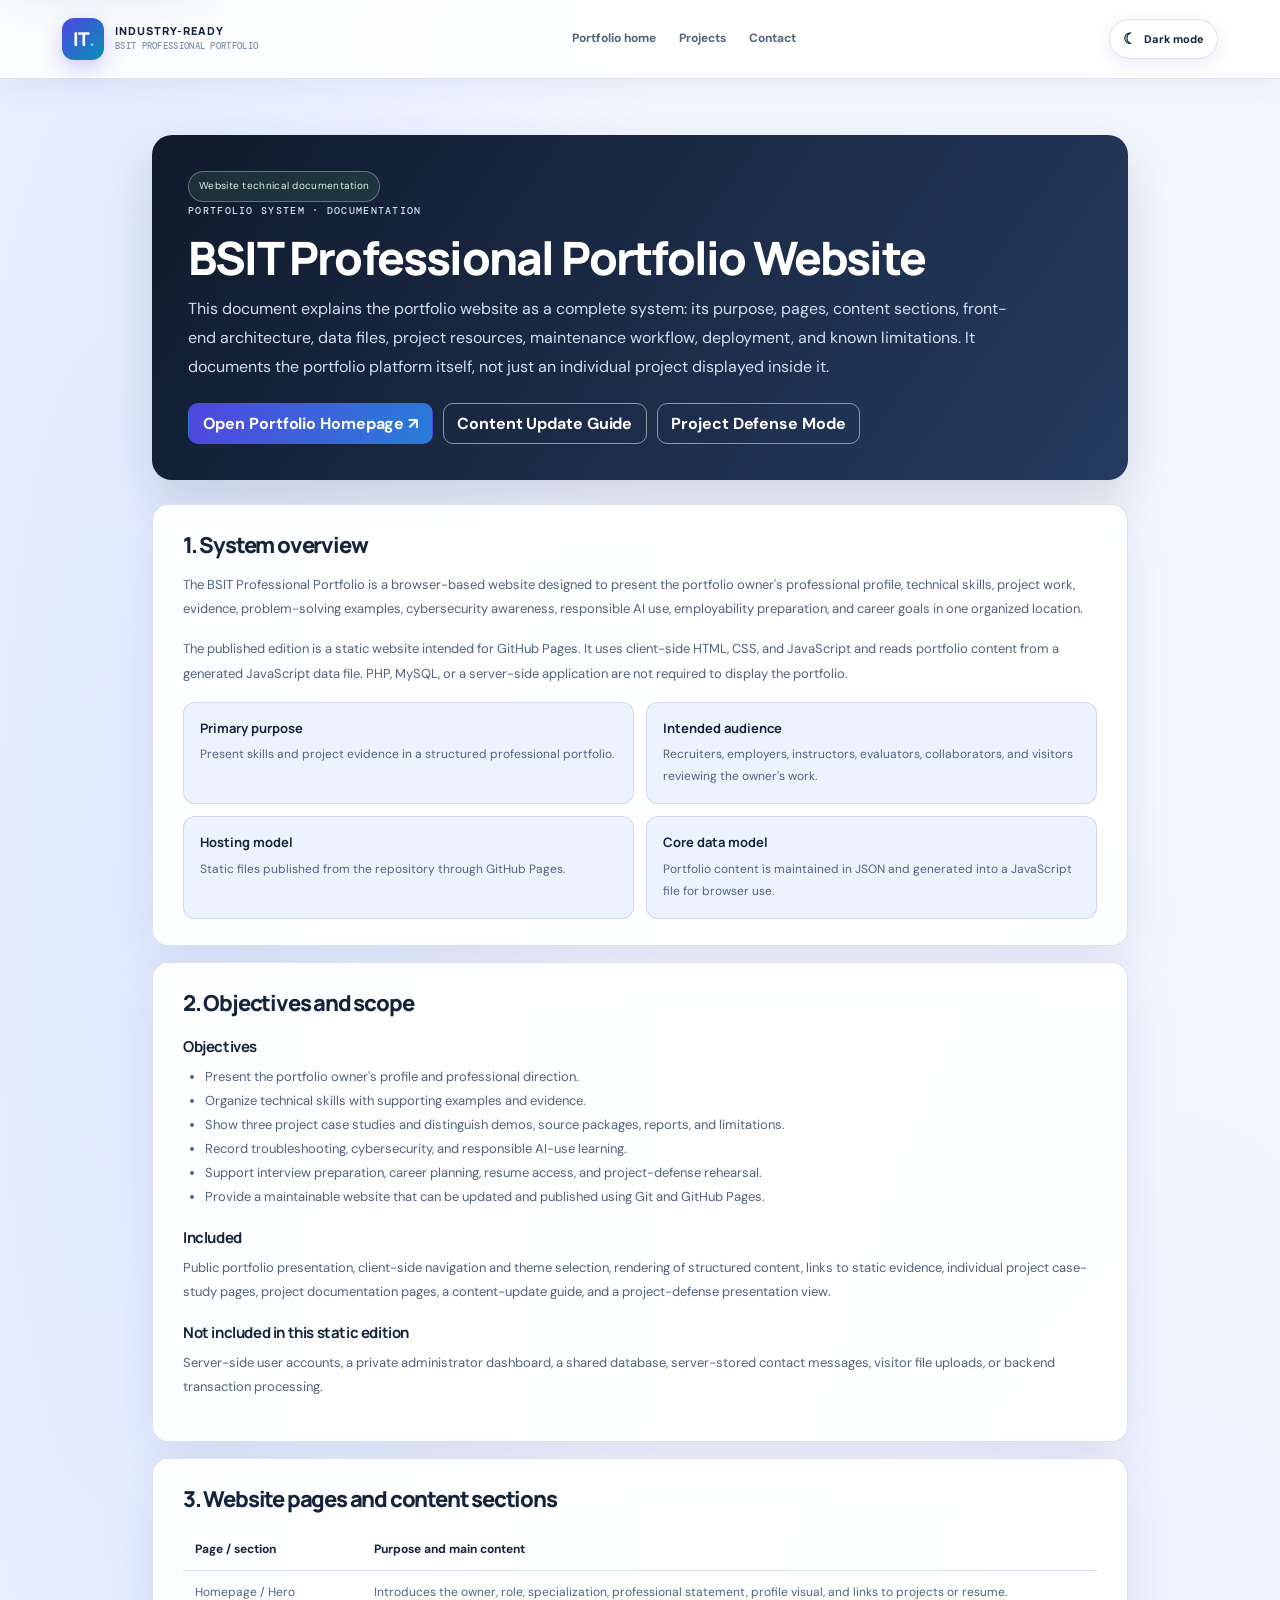
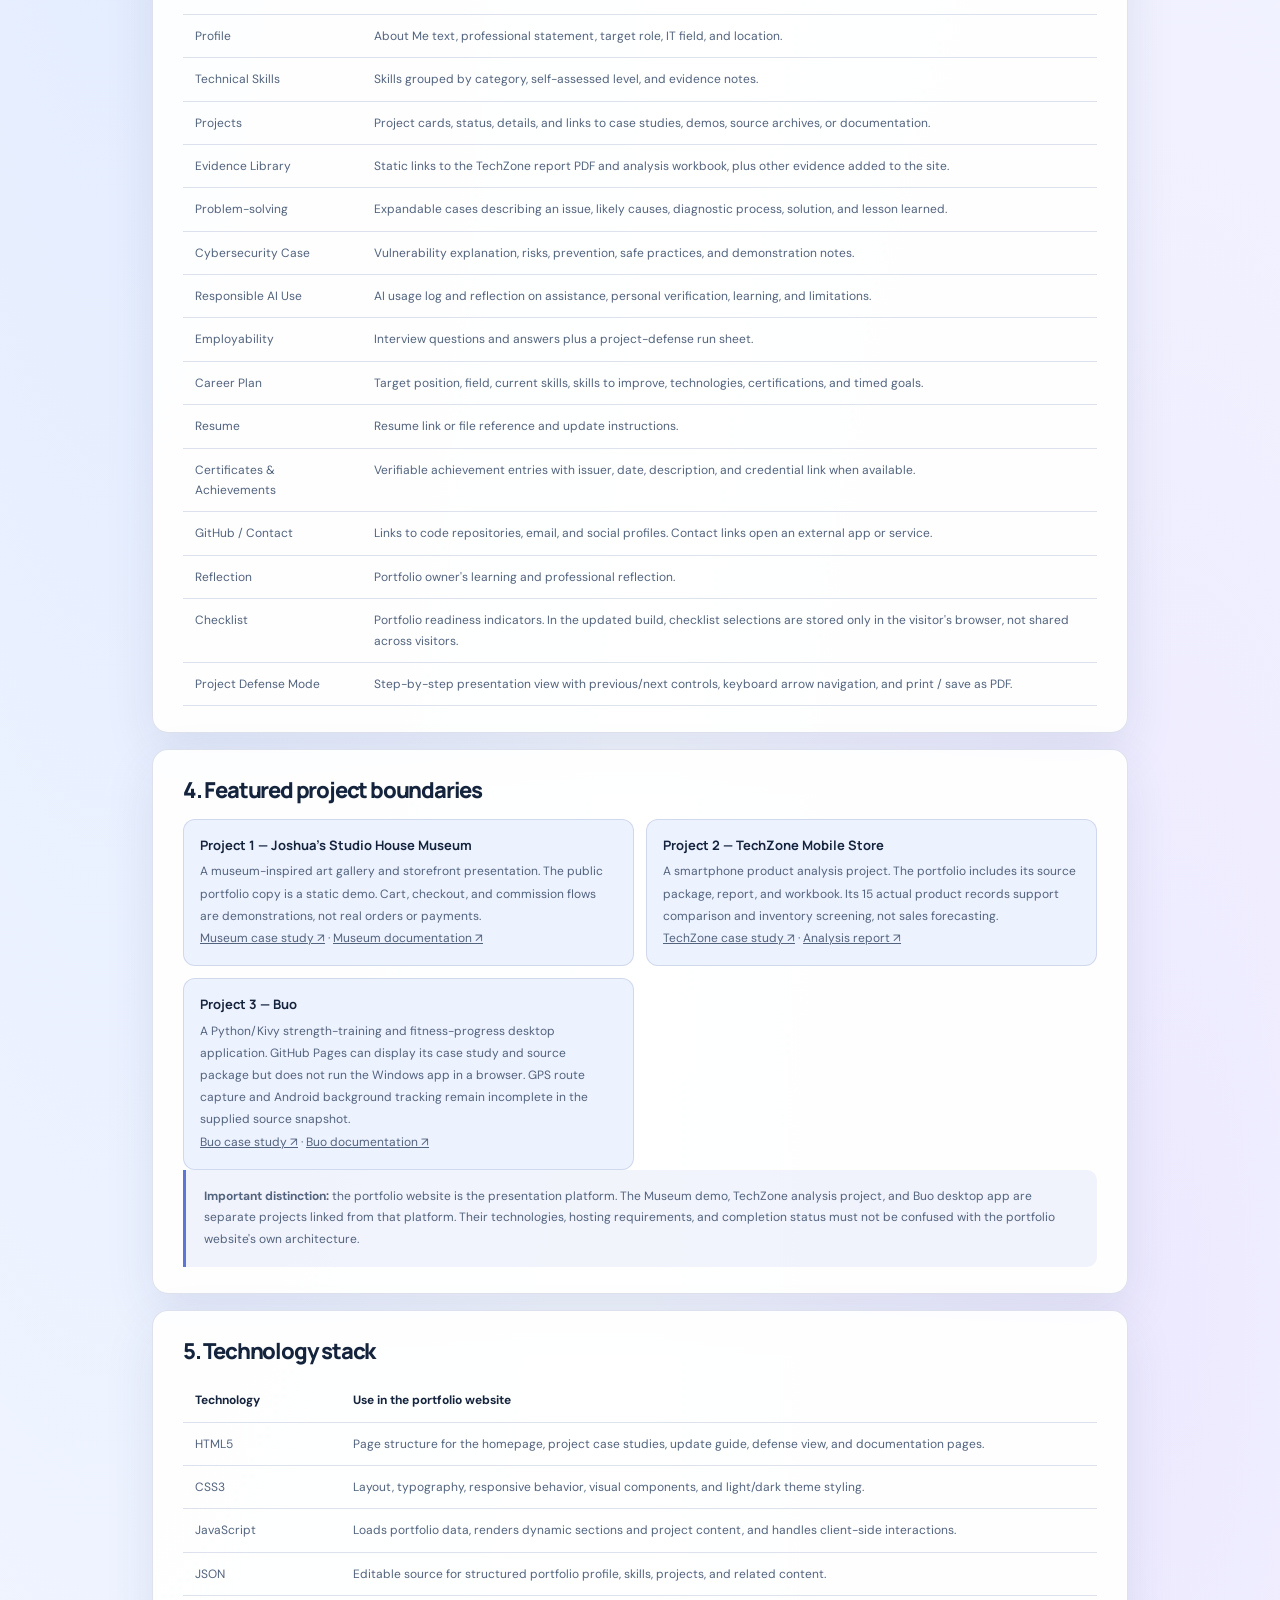
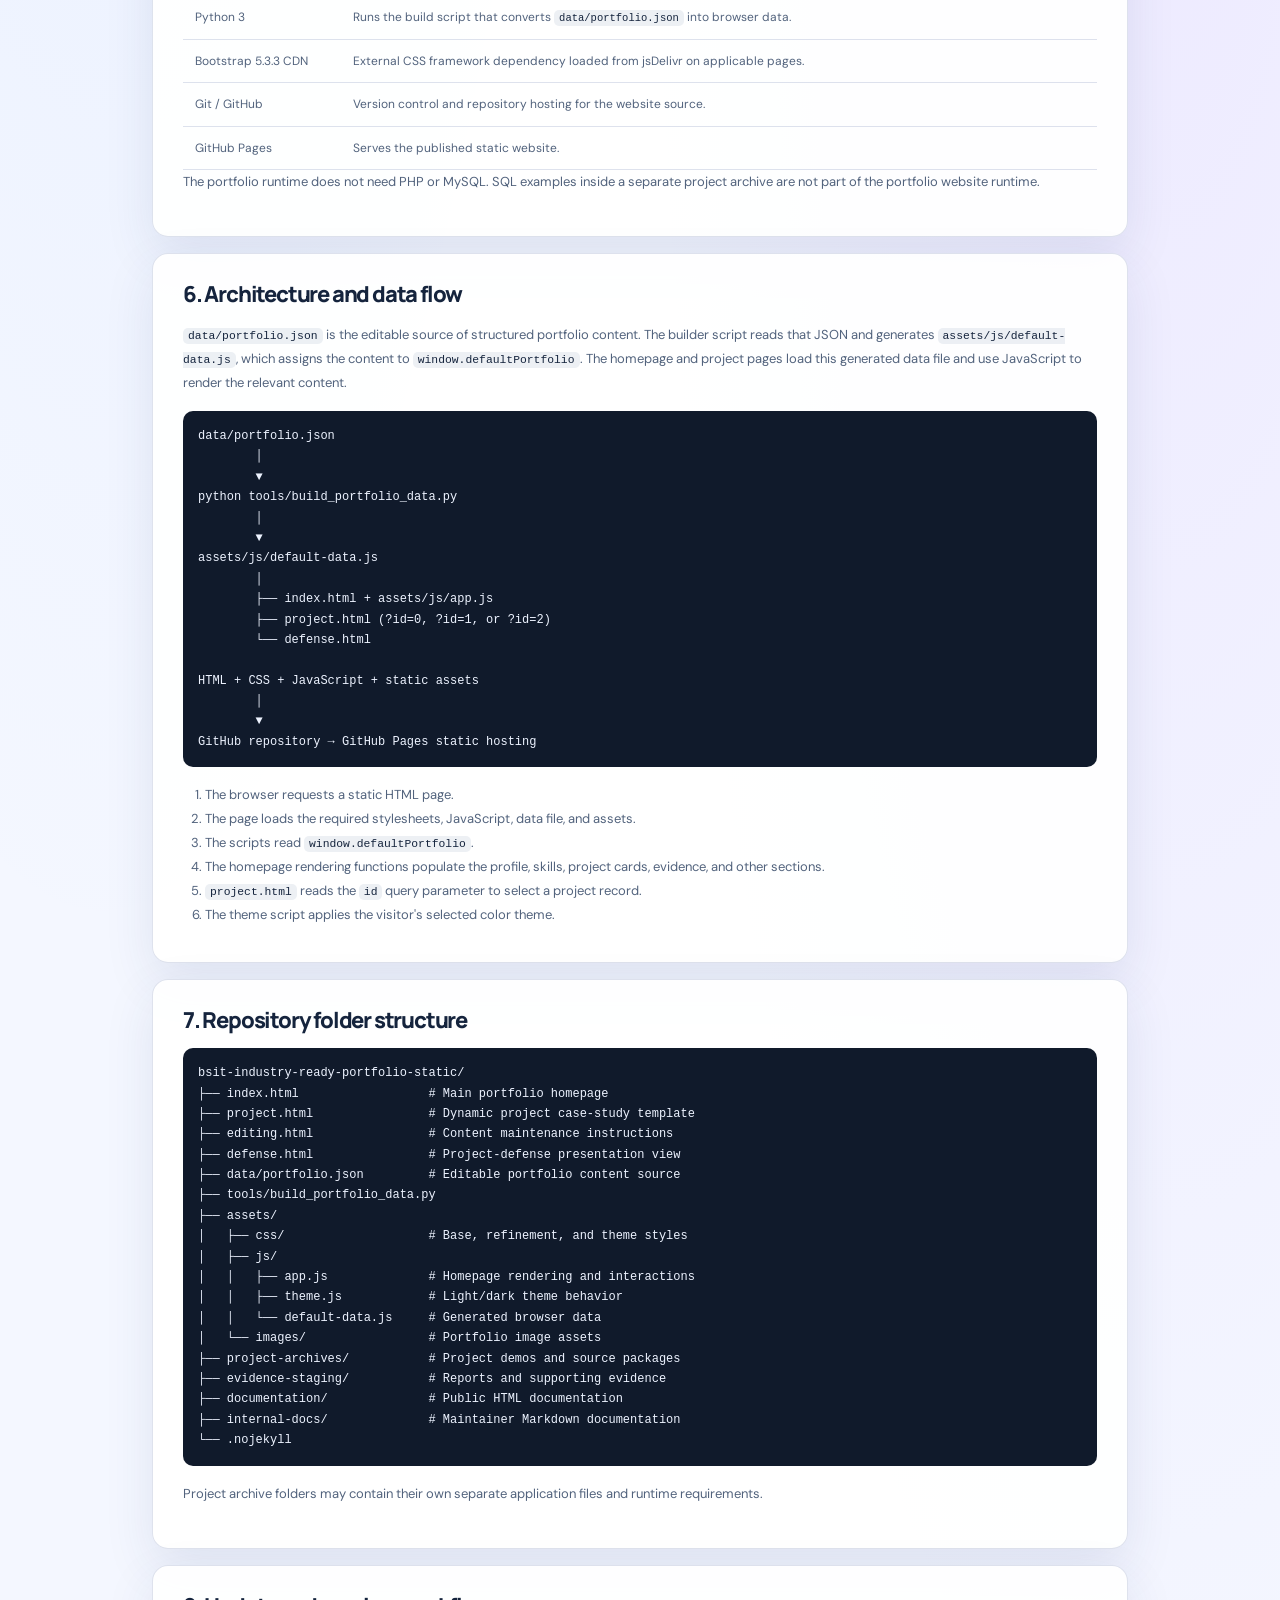
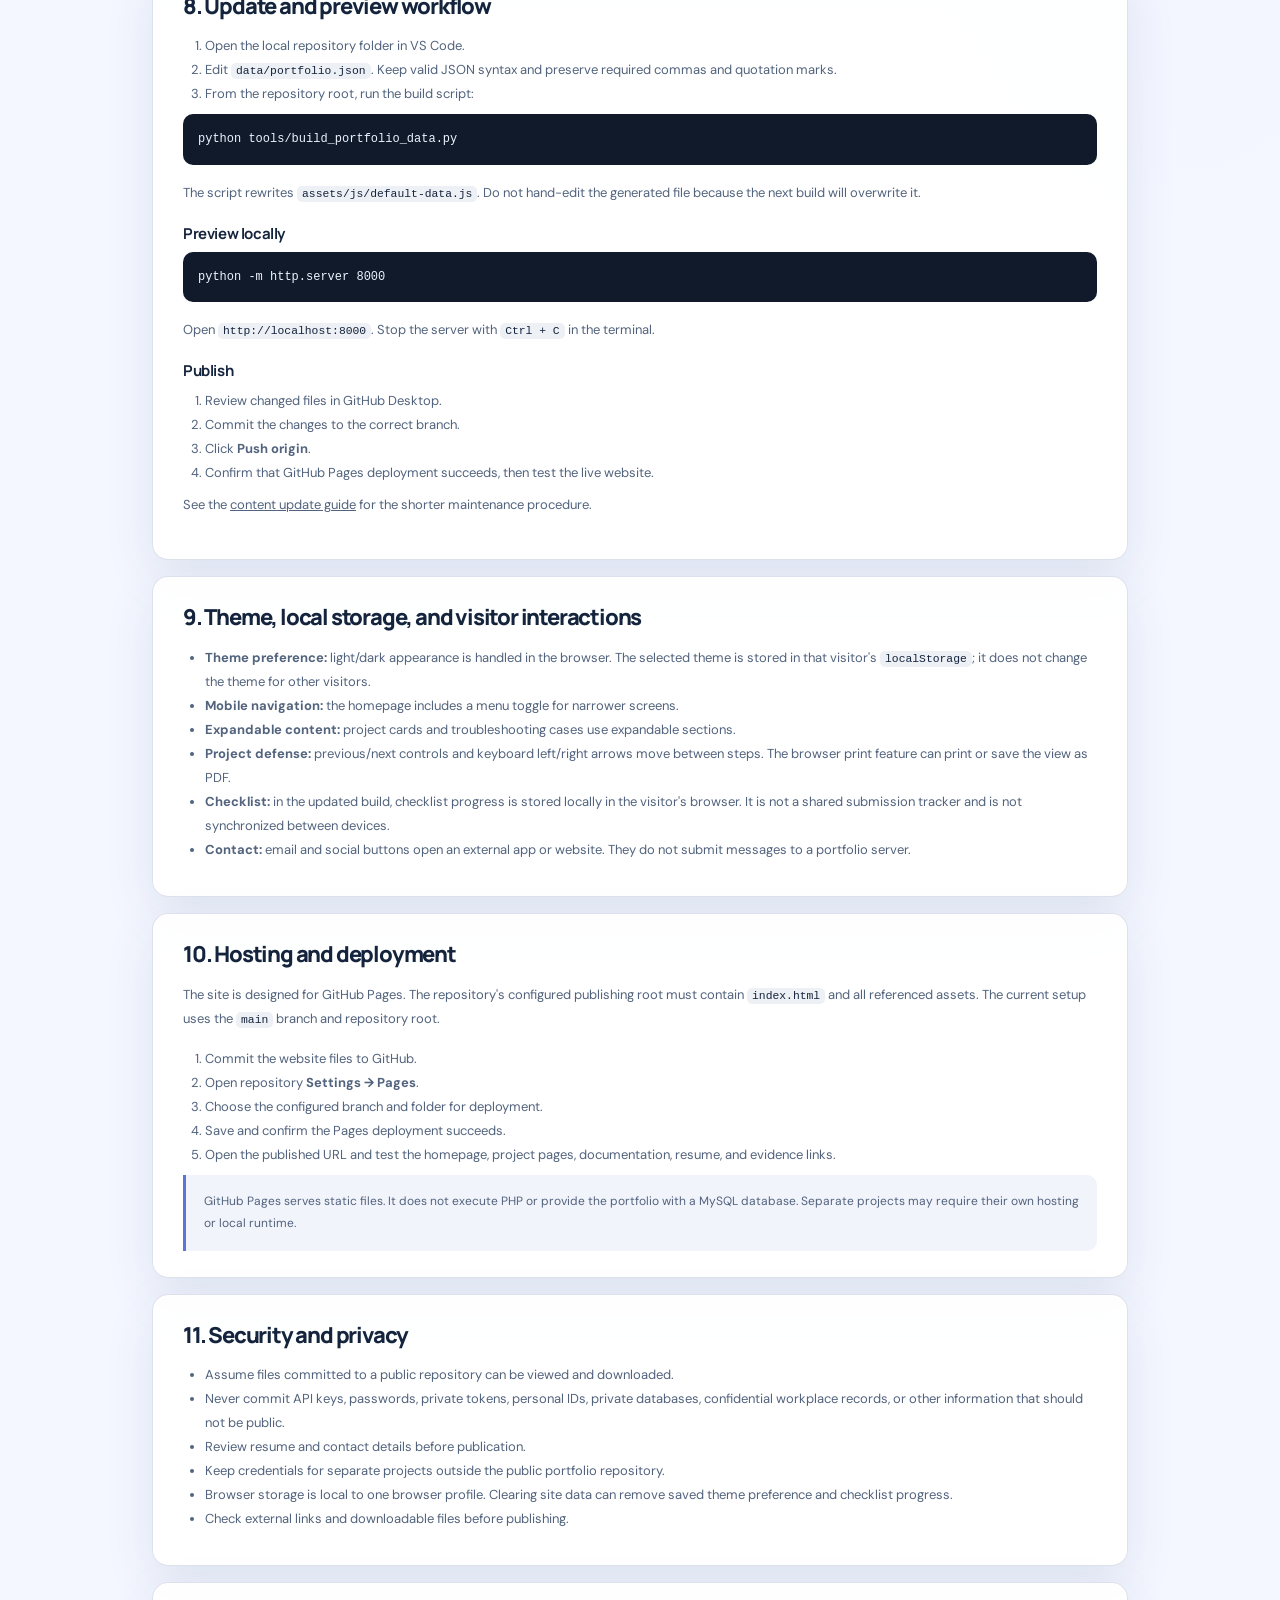
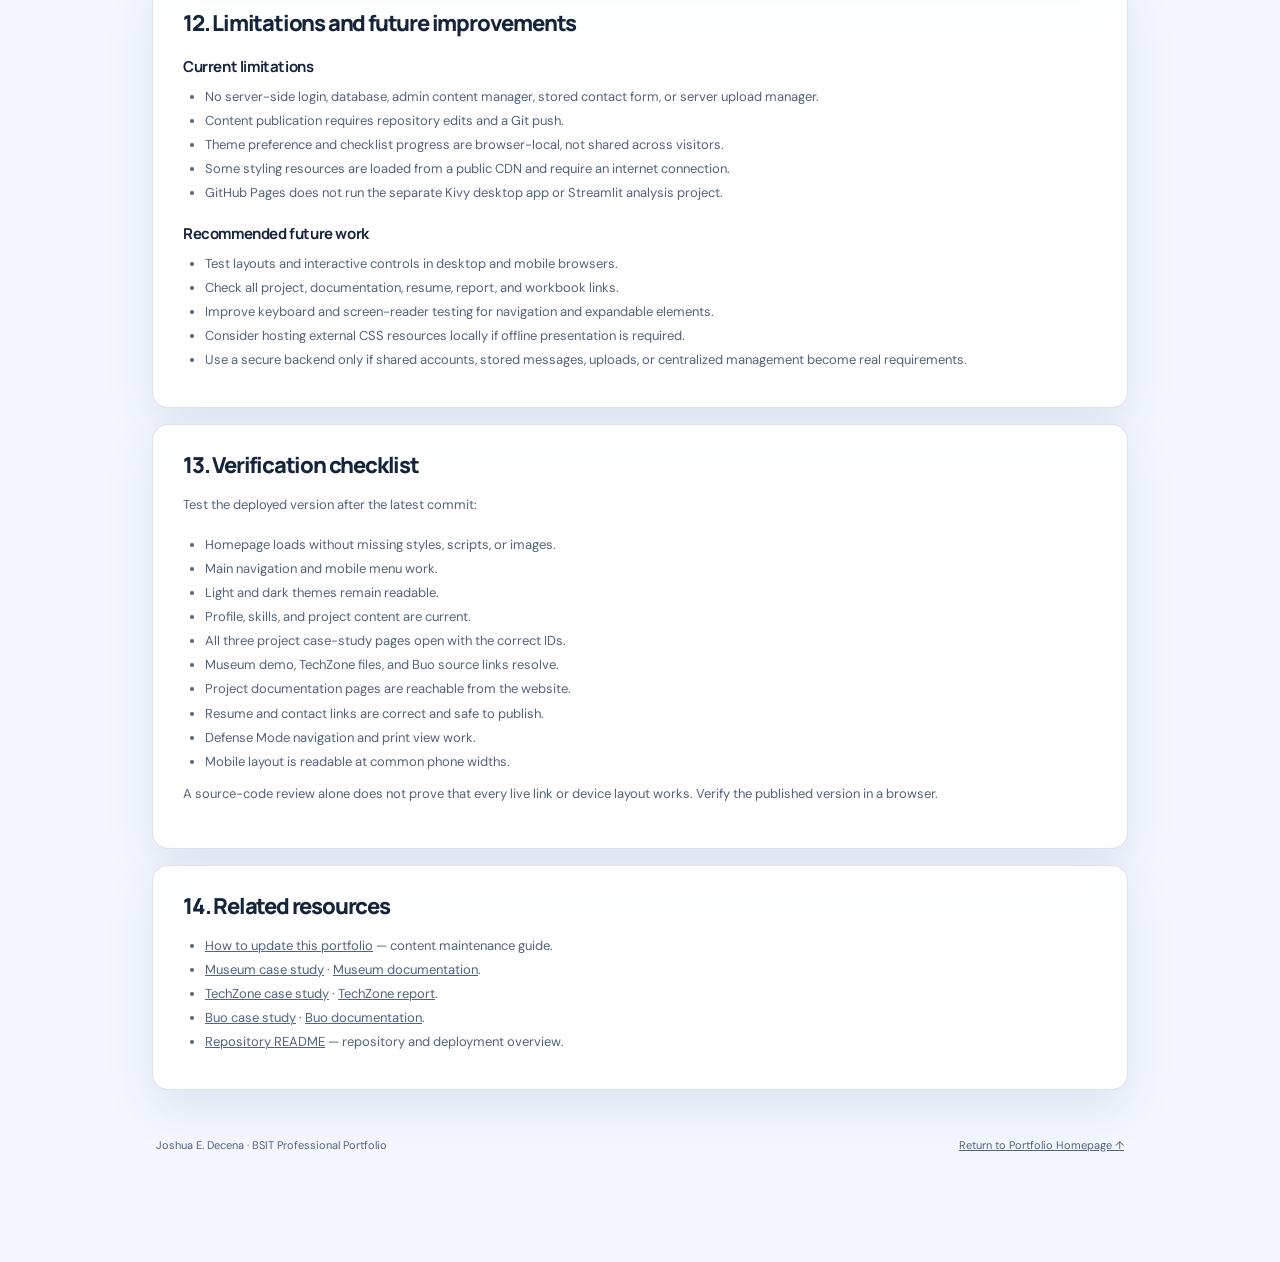
<file: documentation/portfolio-website.html>
<!doctype html>
<html lang="en">
<head>
<meta charset="utf-8"><meta name="viewport" content="width=device-width, initial-scale=1"><meta name="theme-color" content="#101a2b">
<meta name="description" content="Technical documentation for the BSIT Professional Portfolio website: purpose, sections, architecture, files, maintenance, deployment, and limitations.">
<title>Portfolio Website Documentation | Joshua E. Decena</title>
<link rel="preconnect" href="https://cdn.jsdelivr.net" crossorigin><link href="https://cdn.jsdelivr.net/npm/bootstrap@5.3.3/dist/css/bootstrap.min.css" rel="stylesheet">
<link href="../assets/css/style.css" rel="stylesheet"><link href="../assets/css/upgrade.css" rel="stylesheet"><link href="../assets/css/portfolio-theme.css" rel="stylesheet">
<style>
.documentation-page{padding:56px 0 88px}.doc-wrap{max-width:1000px;margin:0 auto}.doc-kicker{font:500 10px/1.5 var(--mono);letter-spacing:1.3px;text-transform:uppercase;color:#6d83ac}.doc-hero{padding:36px;margin-bottom:24px;border-radius:20px;background:linear-gradient(125deg,#101a2b,#263b61);color:#fff;box-shadow:0 20px 50px rgba(20,35,60,.16)}.doc-hero h1{font:800 clamp(30px,5vw,46px)/1.12 'Manrope',sans-serif;letter-spacing:-1.8px;margin:12px 0}.doc-hero p{color:#d3def0;max-width:820px;line-height:1.8;margin:0}.doc-actions{display:flex;flex-wrap:wrap;gap:10px;margin-top:22px}.doc-section{padding:26px 30px;margin:16px 0;background:var(--theme-surface,#fff);border:1px solid var(--theme-border,#e1e7f0);border-radius:16px;box-shadow:var(--theme-shadow,0 8px 24px rgba(20,35,60,.04))}.doc-section h2{font:800 22px/1.3 'Manrope',sans-serif;color:var(--theme-text,#233450);margin:0 0 14px}.doc-section h3{font:700 15px/1.4 'Manrope',sans-serif;color:var(--theme-text,#233450);margin:18px 0 8px}.doc-section p,.doc-section li{font-size:13px;line-height:1.85;color:var(--theme-muted,#5e6e85)}.doc-section ul,.doc-section ol{padding-left:22px;margin-bottom:8px}.doc-grid{display:grid;grid-template-columns:repeat(2,minmax(0,1fr));gap:12px}.doc-mini{padding:16px;border:1px solid var(--theme-border,#e1e7f0);border-radius:12px;background:var(--theme-surface-2,#f7f9fc)}.doc-mini strong{display:block;margin-bottom:5px;color:var(--theme-text,#233450);font:700 13px/1.5 'Manrope',sans-serif}.doc-mini p{margin:0;font-size:12px}.doc-callout{padding:16px 18px;border-left:3px solid #5b76d7;border-radius:0 10px 10px 0;background:rgba(91,118,215,.08);color:var(--theme-muted,#53647c);font-size:12px;line-height:1.8}.doc-status{display:inline-flex;padding:6px 10px;border:1px solid rgba(190,220,205,.4);border-radius:100px;background:rgba(90,170,120,.15);font-size:10px;letter-spacing:.3px;color:#dff5e7}.doc-footer{display:flex;justify-content:space-between;gap:12px;flex-wrap:wrap;margin-top:26px;padding:20px 4px;color:var(--theme-muted,#718096);font-size:11px}.doc-section code{padding:2px 5px;border-radius:5px;background:rgba(110,130,165,.12);color:var(--theme-text,#233450)}.doc-section pre{overflow:auto;padding:15px;border-radius:10px;background:#101a2b;color:#edf3ff;font-size:12px;line-height:1.7}.doc-section a{overflow-wrap:anywhere}.doc-table-wrap{overflow-x:auto}.doc-table{width:100%;border-collapse:collapse;font-size:12px;color:var(--theme-muted,#5e6e85)}.doc-table th,.doc-table td{padding:11px 12px;text-align:left;vertical-align:top;border-bottom:1px solid var(--theme-border,#e1e7f0);line-height:1.7}.doc-table th{color:var(--theme-text,#233450);font-weight:700;white-space:nowrap}.doc-table code{white-space:nowrap}
@media(max-width:640px){.documentation-page{padding:28px 0 55px}.doc-hero{padding:25px 21px}.doc-section{padding:21px 18px}.doc-grid{grid-template-columns:1fr}.doc-actions .btn{width:100%}}
</style></head>
<body><a class="skip-link" href="#mainContent">Skip to documentation</a>
<header class="site-header"><div class="container header-inner"><a class="brand" href="../index.html#home" aria-label="Back to portfolio homepage"><span class="brand-mark">IT<span>.</span></span><span class="brand-name">INDUSTRY-READY <small>BSIT PROFESSIONAL PORTFOLIO</small></span></a><nav class="main-nav" aria-label="Documentation navigation"><a href="../index.html#profile">Portfolio home</a><a href="../index.html#projects">Projects</a><a href="../index.html#contact">Contact</a></nav><button class="theme-toggle" type="button" data-theme-toggle aria-label="Switch color theme"><span class="theme-icon" aria-hidden="true">☾</span><span class="theme-label">Dark mode</span></button></div></header>
<main id="mainContent" class="documentation-page"><div class="container doc-wrap">
<section class="doc-hero"><span class="doc-status">Website technical documentation</span><p class="doc-kicker">PORTFOLIO SYSTEM · DOCUMENTATION</p><h1>BSIT Professional Portfolio Website</h1><p>This document explains the portfolio website as a complete system: its purpose, pages, content sections, front-end architecture, data files, project resources, maintenance workflow, deployment, and known limitations. It documents the portfolio platform itself, not just an individual project displayed inside it.</p><div class="doc-actions"><a class="btn btn-primary" href="../index.html">Open Portfolio Homepage ↗</a><a class="btn btn-outline-light" href="../editing.html">Content Update Guide</a><a class="btn btn-outline-light" href="../defense.html">Project Defense Mode</a></div></section>

<section class="doc-section"><h2>1. System overview</h2><p>The BSIT Professional Portfolio is a browser-based website designed to present the portfolio owner's professional profile, technical skills, project work, evidence, problem-solving examples, cybersecurity awareness, responsible AI use, employability preparation, and career goals in one organized location.</p><p>The published edition is a static website intended for GitHub Pages. It uses client-side HTML, CSS, and JavaScript and reads portfolio content from a generated JavaScript data file. PHP, MySQL, or a server-side application are not required to display the portfolio.</p><div class="doc-grid"><div class="doc-mini"><strong>Primary purpose</strong><p>Present skills and project evidence in a structured professional portfolio.</p></div><div class="doc-mini"><strong>Intended audience</strong><p>Recruiters, employers, instructors, evaluators, collaborators, and visitors reviewing the owner's work.</p></div><div class="doc-mini"><strong>Hosting model</strong><p>Static files published from the repository through GitHub Pages.</p></div><div class="doc-mini"><strong>Core data model</strong><p>Portfolio content is maintained in JSON and generated into a JavaScript file for browser use.</p></div></div></section>

<section class="doc-section"><h2>2. Objectives and scope</h2><h3>Objectives</h3><ul><li>Present the portfolio owner's profile and professional direction.</li><li>Organize technical skills with supporting examples and evidence.</li><li>Show three project case studies and distinguish demos, source packages, reports, and limitations.</li><li>Record troubleshooting, cybersecurity, and responsible AI-use learning.</li><li>Support interview preparation, career planning, resume access, and project-defense rehearsal.</li><li>Provide a maintainable website that can be updated and published using Git and GitHub Pages.</li></ul><h3>Included</h3><p>Public portfolio presentation, client-side navigation and theme selection, rendering of structured content, links to static evidence, individual project case-study pages, project documentation pages, a content-update guide, and a project-defense presentation view.</p><h3>Not included in this static edition</h3><p>Server-side user accounts, a private administrator dashboard, a shared database, server-stored contact messages, visitor file uploads, or backend transaction processing.</p></section>

<section class="doc-section"><h2>3. Website pages and content sections</h2><div class="doc-table-wrap"><table class="doc-table"><thead><tr><th>Page / section</th><th>Purpose and main content</th></tr></thead><tbody>
<tr><td>Homepage / Hero</td><td>Introduces the owner, role, specialization, professional statement, profile visual, and links to projects or resume.</td></tr><tr><td>Profile</td><td>About Me text, professional statement, target role, IT field, and location.</td></tr><tr><td>Technical Skills</td><td>Skills grouped by category, self-assessed level, and evidence notes.</td></tr><tr><td>Projects</td><td>Project cards, status, details, and links to case studies, demos, source archives, or documentation.</td></tr><tr><td>Evidence Library</td><td>Static links to the TechZone report PDF and analysis workbook, plus other evidence added to the site.</td></tr><tr><td>Problem-solving</td><td>Expandable cases describing an issue, likely causes, diagnostic process, solution, and lesson learned.</td></tr><tr><td>Cybersecurity Case</td><td>Vulnerability explanation, risks, prevention, safe practices, and demonstration notes.</td></tr><tr><td>Responsible AI Use</td><td>AI usage log and reflection on assistance, personal verification, learning, and limitations.</td></tr><tr><td>Employability</td><td>Interview questions and answers plus a project-defense run sheet.</td></tr><tr><td>Career Plan</td><td>Target position, field, current skills, skills to improve, technologies, certifications, and timed goals.</td></tr><tr><td>Resume</td><td>Resume link or file reference and update instructions.</td></tr><tr><td>Certificates & Achievements</td><td>Verifiable achievement entries with issuer, date, description, and credential link when available.</td></tr><tr><td>GitHub / Contact</td><td>Links to code repositories, email, and social profiles. Contact links open an external app or service.</td></tr><tr><td>Reflection</td><td>Portfolio owner's learning and professional reflection.</td></tr><tr><td>Checklist</td><td>Portfolio readiness indicators. In the updated build, checklist selections are stored only in the visitor's browser, not shared across visitors.</td></tr><tr><td>Project Defense Mode</td><td>Step-by-step presentation view with previous/next controls, keyboard arrow navigation, and print / save as PDF.</td></tr></tbody></table></div></section>

<section class="doc-section"><h2>4. Featured project boundaries</h2><div class="doc-grid"><div class="doc-mini"><strong>Project 1 — Joshua's Studio House Museum</strong><p>A museum-inspired art gallery and storefront presentation. The public portfolio copy is a static demo. Cart, checkout, and commission flows are demonstrations, not real orders or payments.</p><p><a href="../project.html?id=0">Museum case study ↗</a> · <a href="joshua-studio-house-museum.html">Museum documentation ↗</a></p></div><div class="doc-mini"><strong>Project 2 — TechZone Mobile Store</strong><p>A smartphone product analysis project. The portfolio includes its source package, report, and workbook. Its 15 actual product records support comparison and inventory screening, not sales forecasting.</p><p><a href="../project.html?id=1">TechZone case study ↗</a> · <a href="../evidence-staging/Project2_TechZone_Final_Report.pdf">Analysis report ↗</a></p></div><div class="doc-mini"><strong>Project 3 — Buo</strong><p>A Python/Kivy strength-training and fitness-progress desktop application. GitHub Pages can display its case study and source package but does not run the Windows app in a browser. GPS route capture and Android background tracking remain incomplete in the supplied source snapshot.</p><p><a href="../project.html?id=2">Buo case study ↗</a> · <a href="buo-app.html">Buo documentation ↗</a></p></div></div><div class="doc-callout"><strong>Important distinction:</strong> the portfolio website is the presentation platform. The Museum demo, TechZone analysis project, and Buo desktop app are separate projects linked from that platform. Their technologies, hosting requirements, and completion status must not be confused with the portfolio website's own architecture.</div></section>

<section class="doc-section"><h2>5. Technology stack</h2><div class="doc-table-wrap"><table class="doc-table"><thead><tr><th>Technology</th><th>Use in the portfolio website</th></tr></thead><tbody><tr><td>HTML5</td><td>Page structure for the homepage, project case studies, update guide, defense view, and documentation pages.</td></tr><tr><td>CSS3</td><td>Layout, typography, responsive behavior, visual components, and light/dark theme styling.</td></tr><tr><td>JavaScript</td><td>Loads portfolio data, renders dynamic sections and project content, and handles client-side interactions.</td></tr><tr><td>JSON</td><td>Editable source for structured portfolio profile, skills, projects, and related content.</td></tr><tr><td>Python 3</td><td>Runs the build script that converts <code>data/portfolio.json</code> into browser data.</td></tr><tr><td>Bootstrap 5.3.3 CDN</td><td>External CSS framework dependency loaded from jsDelivr on applicable pages.</td></tr><tr><td>Git / GitHub</td><td>Version control and repository hosting for the website source.</td></tr><tr><td>GitHub Pages</td><td>Serves the published static website.</td></tr></tbody></table></div><p>The portfolio runtime does not need PHP or MySQL. SQL examples inside a separate project archive are not part of the portfolio website runtime.</p></section>

<section class="doc-section"><h2>6. Architecture and data flow</h2><p><code>data/portfolio.json</code> is the editable source of structured portfolio content. The builder script reads that JSON and generates <code>assets/js/default-data.js</code>, which assigns the content to <code>window.defaultPortfolio</code>. The homepage and project pages load this generated data file and use JavaScript to render the relevant content.</p><pre>data/portfolio.json
        │
        ▼
python tools/build_portfolio_data.py
        │
        ▼
assets/js/default-data.js
        │
        ├── index.html + assets/js/app.js
        ├── project.html (?id=0, ?id=1, or ?id=2)
        └── defense.html

HTML + CSS + JavaScript + static assets
        │
        ▼
GitHub repository → GitHub Pages static hosting</pre><ol><li>The browser requests a static HTML page.</li><li>The page loads the required stylesheets, JavaScript, data file, and assets.</li><li>The scripts read <code>window.defaultPortfolio</code>.</li><li>The homepage rendering functions populate the profile, skills, project cards, evidence, and other sections.</li><li><code>project.html</code> reads the <code>id</code> query parameter to select a project record.</li><li>The theme script applies the visitor's selected color theme.</li></ol></section>

<section class="doc-section"><h2>7. Repository folder structure</h2><pre>bsit-industry-ready-portfolio-static/
├── index.html                  # Main portfolio homepage
├── project.html                # Dynamic project case-study template
├── editing.html                # Content maintenance instructions
├── defense.html                # Project-defense presentation view
├── data/portfolio.json         # Editable portfolio content source
├── tools/build_portfolio_data.py
├── assets/
│   ├── css/                    # Base, refinement, and theme styles
│   ├── js/
│   │   ├── app.js              # Homepage rendering and interactions
│   │   ├── theme.js            # Light/dark theme behavior
│   │   └── default-data.js     # Generated browser data
│   └── images/                 # Portfolio image assets
├── project-archives/           # Project demos and source packages
├── evidence-staging/           # Reports and supporting evidence
├── documentation/              # Public HTML documentation
├── internal-docs/              # Maintainer Markdown documentation
└── .nojekyll</pre><p>Project archive folders may contain their own separate application files and runtime requirements.</p></section>

<section class="doc-section"><h2>8. Update and preview workflow</h2><ol><li>Open the local repository folder in VS Code.</li><li>Edit <code>data/portfolio.json</code>. Keep valid JSON syntax and preserve required commas and quotation marks.</li><li>From the repository root, run the build script:</li></ol><pre>python tools/build_portfolio_data.py</pre><p>The script rewrites <code>assets/js/default-data.js</code>. Do not hand-edit the generated file because the next build will overwrite it.</p><h3>Preview locally</h3><pre>python -m http.server 8000</pre><p>Open <code>http://localhost:8000</code>. Stop the server with <code>Ctrl + C</code> in the terminal.</p><h3>Publish</h3><ol><li>Review changed files in GitHub Desktop.</li><li>Commit the changes to the correct branch.</li><li>Click <strong>Push origin</strong>.</li><li>Confirm that GitHub Pages deployment succeeds, then test the live website.</li></ol><p>See the <a href="../editing.html">content update guide</a> for the shorter maintenance procedure.</p></section>

<section class="doc-section"><h2>9. Theme, local storage, and visitor interactions</h2><ul><li><strong>Theme preference:</strong> light/dark appearance is handled in the browser. The selected theme is stored in that visitor's <code>localStorage</code>; it does not change the theme for other visitors.</li><li><strong>Mobile navigation:</strong> the homepage includes a menu toggle for narrower screens.</li><li><strong>Expandable content:</strong> project cards and troubleshooting cases use expandable sections.</li><li><strong>Project defense:</strong> previous/next controls and keyboard left/right arrows move between steps. The browser print feature can print or save the view as PDF.</li><li><strong>Checklist:</strong> in the updated build, checklist progress is stored locally in the visitor's browser. It is not a shared submission tracker and is not synchronized between devices.</li><li><strong>Contact:</strong> email and social buttons open an external app or website. They do not submit messages to a portfolio server.</li></ul></section>

<section class="doc-section"><h2>10. Hosting and deployment</h2><p>The site is designed for GitHub Pages. The repository's configured publishing root must contain <code>index.html</code> and all referenced assets. The current setup uses the <code>main</code> branch and repository root.</p><ol><li>Commit the website files to GitHub.</li><li>Open repository <strong>Settings → Pages</strong>.</li><li>Choose the configured branch and folder for deployment.</li><li>Save and confirm the Pages deployment succeeds.</li><li>Open the published URL and test the homepage, project pages, documentation, resume, and evidence links.</li></ol><div class="doc-callout">GitHub Pages serves static files. It does not execute PHP or provide the portfolio with a MySQL database. Separate projects may require their own hosting or local runtime.</div></section>

<section class="doc-section"><h2>11. Security and privacy</h2><ul><li>Assume files committed to a public repository can be viewed and downloaded.</li><li>Never commit API keys, passwords, private tokens, personal IDs, private databases, confidential workplace records, or other information that should not be public.</li><li>Review resume and contact details before publication.</li><li>Keep credentials for separate projects outside the public portfolio repository.</li><li>Browser storage is local to one browser profile. Clearing site data can remove saved theme preference and checklist progress.</li><li>Check external links and downloadable files before publishing.</li></ul></section>

<section class="doc-section"><h2>12. Limitations and future improvements</h2><h3>Current limitations</h3><ul><li>No server-side login, database, admin content manager, stored contact form, or server upload manager.</li><li>Content publication requires repository edits and a Git push.</li><li>Theme preference and checklist progress are browser-local, not shared across visitors.</li><li>Some styling resources are loaded from a public CDN and require an internet connection.</li><li>GitHub Pages does not run the separate Kivy desktop app or Streamlit analysis project.</li></ul><h3>Recommended future work</h3><ul><li>Test layouts and interactive controls in desktop and mobile browsers.</li><li>Check all project, documentation, resume, report, and workbook links.</li><li>Improve keyboard and screen-reader testing for navigation and expandable elements.</li><li>Consider hosting external CSS resources locally if offline presentation is required.</li><li>Use a secure backend only if shared accounts, stored messages, uploads, or centralized management become real requirements.</li></ul></section>

<section class="doc-section"><h2>13. Verification checklist</h2><p>Test the deployed version after the latest commit:</p><ul><li>Homepage loads without missing styles, scripts, or images.</li><li>Main navigation and mobile menu work.</li><li>Light and dark themes remain readable.</li><li>Profile, skills, and project content are current.</li><li>All three project case-study pages open with the correct IDs.</li><li>Museum demo, TechZone files, and Buo source links resolve.</li><li>Project documentation pages are reachable from the website.</li><li>Resume and contact links are correct and safe to publish.</li><li>Defense Mode navigation and print view work.</li><li>Mobile layout is readable at common phone widths.</li></ul><p>A source-code review alone does not prove that every live link or device layout works. Verify the published version in a browser.</p></section>

<section class="doc-section"><h2>14. Related resources</h2><ul><li><a href="../editing.html">How to update this portfolio</a> — content maintenance guide.</li><li><a href="../project.html?id=0">Museum case study</a> · <a href="joshua-studio-house-museum.html">Museum documentation</a>.</li><li><a href="../project.html?id=1">TechZone case study</a> · <a href="../evidence-staging/Project2_TechZone_Final_Report.pdf">TechZone report</a>.</li><li><a href="../project.html?id=2">Buo case study</a> · <a href="buo-app.html">Buo documentation</a>.</li><li><a href="../README.md">Repository README</a> — repository and deployment overview.</li></ul></section>
<div class="doc-footer"><span>Joshua E. Decena · BSIT Professional Portfolio</span><a href="../index.html#home">Return to Portfolio Homepage ↑</a></div>
</div></main><script src="../assets/js/theme.js"></script></body></html>
</file>
<file: assets/css/style.css>
@import url('https://fonts.googleapis.com/css2?family=DM+Mono:wght@400;500&family=DM+Sans:wght@400;500;600;700&family=Manrope:wght@400;500;600;700;800&display=swap');

:root {
  --ink: #17243a;
  --ink-soft: #43536b;
  --muted: #708098;
  --navy: #101a2b;
  --navy-2: #16243a;
  --blue: #316af2;
  --blue-dark: #2054d4;
  --blue-light: #e8efff;
  --cyan: #59d4ee;
  --mint: #b5f1d0;
  --paper: #ffffff;
  --paper-soft: #f5f7fb;
  --line: #e1e7f0;
  --shadow: 0 18px 46px rgba(24, 43, 78, .09);
  --radius: 20px;
  --mono: 'DM Mono', ui-monospace, SFMono-Regular, Menlo, Consolas, monospace;
}

* { box-sizing: border-box; }
html { scroll-behavior: smooth; scroll-padding-top: 88px; }
body { margin: 0; color: var(--ink); background: var(--paper); font-family: 'DM Sans', system-ui, -apple-system, BlinkMacSystemFont, 'Segoe UI', sans-serif; font-size: 16px; line-height: 1.65; }
body.modal-open { overflow: hidden; }
a { color: inherit; }
button, input, textarea, select { font: inherit; }
::selection { background: rgba(49, 106, 242, .18); }
.skip-link { position: fixed; z-index: 5000; top: 8px; left: 8px; transform: translateY(-160%); padding: 10px 14px; background: #fff; color: var(--ink); border-radius: 8px; box-shadow: var(--shadow); }
.skip-link:focus { transform: none; }
.container { max-width: 1180px; }

/* Header */
.site-header { position: sticky; z-index: 1000; top: 0; background: rgba(255,255,255,.93); border-bottom: 1px solid rgba(221,228,239,.9); backdrop-filter: blur(16px); }
.header-inner { min-height: 78px; display: flex; align-items: center; justify-content: space-between; gap: 24px; }
.brand { display: inline-flex; align-items: center; gap: 11px; text-decoration: none; flex-shrink: 0; }
.brand-mark { display: inline-flex; align-items: center; justify-content: center; width: 42px; height: 42px; border-radius: 12px; background: var(--navy); color: #fff; font: 800 19px/1 'Manrope', sans-serif; letter-spacing: -1px; }
.brand-mark span, .footer-brand span { color: var(--cyan); }
.brand-name { display: flex; flex-direction: column; font: 800 11px/1.35 'Manrope', sans-serif; letter-spacing: 1px; color: var(--ink); }
.brand-name small { font: 500 9px/1.6 var(--mono); letter-spacing: .3px; color: #8090a7; }
.main-nav { display: flex; align-items: center; gap: clamp(13px, 1.8vw, 25px); }
.main-nav a { color: #53627a; font-size: 12px; font-weight: 700; text-decoration: none; white-space: nowrap; transition: color .2s ease; }
.main-nav a:hover, .main-nav a:focus-visible { color: var(--blue); }
.btn { display: inline-flex; align-items: center; justify-content: center; gap: .45rem; padding: .45rem .85rem; border: 1px solid transparent; border-radius: 10px; font-weight: 700; letter-spacing: -.1px; line-height: 1.5; text-align: center; text-decoration: none; vertical-align: middle; cursor: pointer; box-shadow: none !important; transition: background-color .15s ease, border-color .15s ease, color .15s ease; }
.btn:focus-visible { outline: 3px solid rgba(49,106,242,.25); outline-offset: 2px; }
.btn-lg { padding: .7rem 1.1rem; font-size: 1.05rem; }
.btn-sm { padding: .25rem .55rem; font-size: .875rem; }
.btn-primary { color: #fff; background-color: var(--blue); border-color: var(--blue); --bs-btn-bg: var(--blue); --bs-btn-border-color: var(--blue); --bs-btn-hover-bg: var(--blue-dark); --bs-btn-hover-border-color: var(--blue-dark); --bs-btn-active-bg: var(--blue-dark); --bs-btn-active-border-color: var(--blue-dark); }
.btn-primary:hover { color: #fff; background-color: var(--blue-dark); border-color: var(--blue-dark); }
.btn-outline-primary { color: var(--blue); background: transparent; border-color: #c8d6ff; --bs-btn-color: var(--blue); --bs-btn-border-color: #c8d6ff; --bs-btn-hover-bg: var(--blue); --bs-btn-hover-border-color: var(--blue); --bs-btn-hover-color: #fff; --bs-btn-active-bg: var(--blue-dark); --bs-btn-active-border-color: var(--blue-dark); }
.btn-outline-primary:hover { color: #fff; background: var(--blue); border-color: var(--blue); }
.btn-outline-light { color: #fff; border-color: rgba(255,255,255,.5); background: transparent; }
.btn-outline-light:hover { color: #fff; background: rgba(255,255,255,.1); border-color: #fff; }
.btn-outline-secondary { color: #61718a; border-color: #d7dfeb; background: transparent; }
.btn-outline-secondary:hover { color: #20334f; background: #eef2f8; border-color: #c5d0df; }
.form-control, .form-select { display: block; width: 100%; padding: .42rem .75rem; color: #293b55; background-color: #fff; border: 1px solid #dce4ef; border-radius: .5rem; font: inherit; font-size: 1rem; line-height: 1.5; }
.btn-edit { padding: 10px 14px; font-size: 12px; white-space: nowrap; color: #fff; background: var(--blue); border: 1px solid var(--blue); }
.btn-edit:hover { color: #fff; background: var(--blue-dark); border-color: var(--blue-dark); }
.edit-pencil { display: inline-block; margin-right: 5px; font-size: 15px; }
.mobile-menu-toggle { display: none; width: 40px; height: 40px; border: 1px solid var(--line); background: #fff; border-radius: 10px; align-items: center; justify-content: center; flex-direction: column; gap: 5px; }
.mobile-menu-toggle span { display: block; width: 17px; height: 2px; background: var(--ink); border-radius: 2px; }

/* Hero */
.hero-section { position: relative; overflow: hidden; color: #fff; background: radial-gradient(ellipse at 78% 33%, rgba(49,106,242,.20), transparent 38%), linear-gradient(120deg, #101a2b 0%, #14233a 52%, #10192a 100%); }
.hero-section::before { position: absolute; content: ''; inset: 0; pointer-events: none; opacity: .19; background-image: linear-gradient(rgba(255,255,255,.04) 1px, transparent 1px), linear-gradient(90deg, rgba(255,255,255,.04) 1px, transparent 1px); background-size: 58px 58px; mask-image: linear-gradient(90deg, transparent, #000 60%); }
.hero-orb { position: absolute; border: 1px solid rgba(91,160,255,.18); border-radius: 50%; pointer-events: none; }
.hero-orb-one { width: 680px; height: 680px; top: -350px; right: -155px; }
.hero-orb-two { width: 520px; height: 520px; top: -265px; right: -75px; }
.hero-grid { position: relative; z-index: 1; min-height: 575px; display: grid; grid-template-columns: 1.1fr .9fr; align-items: center; gap: 48px; padding-top: 65px; padding-bottom: 75px; }
.hero-kicker, .eyebrow { font: 500 10px/1.5 var(--mono); letter-spacing: 1.15px; text-transform: uppercase; }
.hero-kicker { display: inline-flex; align-items: center; gap: 10px; padding: 9px 12px; color: #c3d1e9; border: 1px solid rgba(163,188,226,.19); background: rgba(255,255,255,.035); border-radius: 5px; }
.status-light { width: 7px; height: 7px; background: var(--mint); border-radius: 50%; box-shadow: 0 0 13px rgba(181,241,208,.7); }
.hero-copy h1 { margin: 28px 0 18px; font: 800 clamp(40px, 4.4vw, 64px)/1.1 'Manrope', sans-serif; letter-spacing: -2.7px; }
.hero-copy h1 span { color: #83a9ff; }
.hero-name-line { margin: 0; color: #fff; font-weight: 700; font-size: 17px; }
.hero-role { margin: 3px 0 0; color: #b4c4dc; font-size: 14px; }
.hero-specialization { margin: 0; color: #8c9fb9; font-size: 12px; }
.hero-statement { max-width: 580px; margin: 20px 0 24px; color: #d3dced; font-size: 14px; line-height: 1.8; white-space: normal; }
.hero-actions { display: flex; flex-wrap: wrap; gap: 12px; }
.hero-actions .btn { padding: 12px 18px; font-size: 13px; }
.hero-actions .btn-outline-light { --bs-btn-color: #e1e9f9; --bs-btn-border-color: rgba(206,221,245,.33); --bs-btn-hover-bg: rgba(255,255,255,.10); --bs-btn-hover-color: #fff; --bs-btn-hover-border-color: rgba(255,255,255,.55); }
.btn-muted { color: #fff !important; background: rgba(255,255,255,.08) !important; border-color: rgba(255,255,255,.25) !important; }
.hero-footnote { display: flex; align-items: center; gap: 11px; margin-top: 38px; color: #7f91ab; font: 10px/1.4 var(--mono); letter-spacing: .65px; }
.footnote-line { width: 35px; height: 1px; background: #4b6da8; }
.hero-visual { position: relative; min-height: 390px; display: flex; justify-content: center; align-items: center; }
.visual-ring { position: absolute; border-radius: 50%; }
.ring-outer { width: 360px; height: 360px; border: 1px solid rgba(128,167,255,.3); box-shadow: inset 0 0 70px rgba(49,106,242,.07), 0 0 80px rgba(49,106,242,.08); }
.ring-inner { width: 270px; height: 270px; border: 1px dashed rgba(128,167,255,.4); }
.visual-grid { position: absolute; width: 210px; height: 210px; background-image: radial-gradient(rgba(134,169,255,.56) 1.2px, transparent 1.2px); background-size: 17px 17px; opacity: .48; mask-image: radial-gradient(circle, #000 10%, transparent 70%); }
.hero-avatar { z-index: 1; display: flex; align-items: center; justify-content: center; width: 175px; height: 175px; overflow: hidden; color: #c9d8f7; font: 700 48px/1 'Manrope', sans-serif; background: linear-gradient(145deg, #273e65, #17253d); border: 1px solid rgba(168,196,255,.6); border-radius: 42px; box-shadow: 0 28px 70px rgba(0,0,0,.34), inset 0 0 30px rgba(127,166,255,.08); transform: rotate(-3deg); }
.hero-avatar img { width: 100%; height: 100%; object-fit: cover; }
.float-card { z-index: 2; position: absolute; display: flex; align-items: center; gap: 10px; min-width: 175px; padding: 11px 13px; color: #f5f8ff; background: rgba(22,36,58,.92); border: 1px solid rgba(159,187,238,.22); border-radius: 12px; box-shadow: 0 12px 30px rgba(0,0,0,.2); backdrop-filter: blur(10px); }
.float-card-top { top: 54px; left: 1%; }
.float-card-bottom { right: 0; bottom: 53px; }
.float-icon { display: flex; align-items: center; justify-content: center; width: 32px; height: 32px; color: #a4c0ff; background: rgba(70,120,230,.18); border-radius: 9px; font-size: 17px; }
.float-icon-green { color: var(--mint); background: rgba(95,201,150,.13); }
.float-card small, .float-card strong { display: block; }
.float-card small { color: #859bbd; font: 9px/1.5 var(--mono); letter-spacing: .8px; }
.float-card strong { color: #fff; font: 700 12px/1.55 'DM Sans', sans-serif; }
.visual-caption { position: absolute; right: 8px; bottom: 6px; color: #647795; font: 9px/1.4 var(--mono); letter-spacing: 1px; }
.hero-bottom-line { position: relative; z-index: 1; border-top: 1px solid rgba(193,212,255,.12); }
.hero-bottom-line .container { min-height: 54px; display: flex; align-items: center; justify-content: space-between; gap: 20px; color: #8c9db7; font: 9px/1.4 var(--mono); letter-spacing: 1px; }
.hero-bottom-line i { width: 4px; height: 4px; background: #5374ae; border-radius: 50%; }

/* Banner + sections */
.starter-banner { background: #f2f6ff; border-bottom: 1px solid #dce6ff; }
.starter-banner-inner { display: flex; align-items: center; gap: 13px; min-height: 64px; padding-top: 10px; padding-bottom: 10px; }
.banner-icon { flex: 0 0 auto; width: 22px; height: 22px; display: inline-flex; align-items: center; justify-content: center; border: 1px solid #9eb7f7; border-radius: 50%; color: var(--blue); font: 700 12px/1 Georgia, serif; }
.starter-banner p { flex: 1; margin: 0; color: #4e5f7e; font-size: 12px; line-height: 1.55; }
.starter-banner p strong { color: #213d7a; }
.starter-banner button { flex: 0 0 auto; padding: 7px 0 7px 12px; border: 0; background: none; color: #255bd6; font-size: 11px; font-weight: 800; }
.content-section { padding: 92px 0; }
.section-tinted { background: var(--paper-soft); }
.section-dark { color: #fff; background: linear-gradient(125deg, #111c2e 0%, #15263f 100%); }
.eyebrow { margin: 0 0 14px; color: #7590bd; }
h2 { color: var(--ink); margin: 0; font: 800 clamp(28px, 3vw, 38px)/1.25 'Manrope', sans-serif; letter-spacing: -1.2px; }
.accent-dot { color: var(--blue); }
h3 { margin: 0; font: 800 19px/1.35 'Manrope', sans-serif; letter-spacing: -.4px; }
h4 { margin: 0 0 6px; font: 800 12px/1.45 'Manrope', sans-serif; }
.section-intro-row { display: flex; justify-content: space-between; align-items: flex-end; gap: 45px; margin-bottom: 33px; }
.section-intro { max-width: 400px; margin: 0; color: var(--muted); font-size: 13px; line-height: 1.75; }
.section-intro strong { color: var(--ink); }
.body-copy { margin-top: 23px; max-width: 730px; color: #56657a; font-size: 14px; line-height: 1.95; white-space: normal; }
.body-copy p { margin-bottom: 14px; }
.profile-section .container { display: grid; grid-template-columns: 1.55fr .7fr; gap: 70px; }
.word-count-inline { margin: 10px 0 0; color: #8a97aa; font: 500 9px/1.6 var(--mono); }
.statement-box { margin-top: 27px; padding: 20px 23px; background: #f7f9ff; border-left: 3px solid var(--blue); border-radius: 0 12px 12px 0; }
.small-label { display: block; margin-bottom: 7px; color: #8392a8; font: 500 9px/1.5 var(--mono); letter-spacing: 1px; text-transform: uppercase; }
.statement-box p { margin: 0; color: #293e62; font-size: 13px; line-height: 1.8; }
.profile-aside { display: flex; flex-direction: column; justify-content: center; gap: 10px; }
.detail-card { padding: 17px 18px; background: #fafbfe; border: 1px solid #e6ebf5; border-radius: 12px; }
.detail-card strong { display: block; color: #233450; font: 700 14px/1.5 'Manrope', sans-serif; }
.profile-links { display: flex; flex-direction: column; gap: 10px; padding: 10px 3px; }
.profile-links a { display: flex; gap: 9px; align-items: center; color: #44618d; text-decoration: none; font-size: 12px; overflow-wrap: anywhere; }
.profile-links a:hover { color: var(--blue); }
.mini-icon { display: inline-flex; align-items: center; justify-content: center; width: 23px; height: 23px; background: var(--blue-light); color: var(--blue); border-radius: 7px; font: 700 11px/1 'DM Sans', sans-serif; }
.link-placeholder { display: inline-flex; align-items: center; color: #8995a8; font-size: 10px; font-weight: 600; font-style: italic; }

/* Skills */
.skills-grid { display: grid; grid-template-columns: repeat(3, minmax(0, 1fr)); gap: 16px; }
.skill-card { padding: 22px 22px 10px; background: #fff; border: 1px solid #e2e8f2; border-radius: 15px; box-shadow: 0 5px 18px rgba(23,42,77,.025); }
.skill-card-head { display: flex; align-items: center; gap: 12px; padding-bottom: 17px; border-bottom: 1px solid #e9edf4; }
.skill-card-head h3 { font-size: 14px; }
.skill-icon { display: inline-flex; flex: 0 0 auto; align-items: center; justify-content: center; width: 35px; height: 35px; background: #eff3ff; color: #3563d6; border-radius: 10px; font: 700 10px/1 var(--mono); }
.skill-item { padding: 16px 0 14px; border-bottom: 1px solid #eef1f6; }
.skill-item:last-child { border-bottom: 0; }
.skill-title-row { display: flex; justify-content: space-between; align-items: flex-start; gap: 8px; }
.skill-title-row strong { color: #283951; font-size: 12px; line-height: 1.45; }
.level-pill, .status-pill { display: inline-flex; align-items: center; flex: 0 0 auto; border-radius: 100px; padding: 4px 8px; background: #f0f2f6; color: #758198; font: 500 9px/1.2 var(--mono); }
.level-pill.learning, .level-pill.beginner { color: #245cbf; background: #eaf1ff; }
.level-pill.intermediate { color: #21704b; background: #e7f7ee; }
.level-pill.advanced { color: #7658ae; background: #f1eaff; }
.skill-item p { margin: 8px 0 0; color: #8090a5; font-size: 11px; line-height: 1.65; }

/* Projects */
.projects-grid { display: grid; grid-template-columns: 1fr; gap: 18px; }
.project-card { padding: 25px 28px; background: #fff; border: 1px solid #e2e8f1; border-radius: 17px; box-shadow: 0 6px 25px rgba(26,43,75,.035); }
.project-topline { display: flex; align-items: center; justify-content: space-between; gap: 12px; }
.project-number { color: #8294b3; font: 500 10px/1.4 var(--mono); letter-spacing: 1.1px; }
.status-pill.planned { color: #92621d; background: #fff4db; }
.status-pill.in-progress { color: #245cbf; background: #eaf1ff; }
.status-pill.completed { color: #1f7048; background: #e6f7ed; }
.status-pill.needs-evidence { color: #855a20; background: #fff0db; }
.project-type { margin: 10px 0 5px; color: var(--blue); font: 500 10px/1.5 var(--mono); letter-spacing: .5px; text-transform: uppercase; }
.project-card h3 { font-size: 20px; }
.project-overview { max-width: 890px; margin: 10px 0 18px; color: #64738a; font-size: 13px; line-height: 1.8; }
.project-links { display: flex; align-items: center; flex-wrap: wrap; gap: 8px; margin-bottom: 20px; }
.project-links .btn { font-size: 10px; font-weight: 700; }
.project-details { border-top: 1px solid #e6ebf3; }
.project-details summary { cursor: pointer; list-style: none; display: flex; align-items: center; justify-content: space-between; gap: 12px; padding: 14px 0 1px; color: #536684; font-size: 11px; font-weight: 800; }
.project-details summary::-webkit-details-marker { display: none; }
.project-details summary::after { content: '+'; color: var(--blue); font-size: 20px; font-weight: 400; }
.project-details[open] summary::after { content: '−'; }
.details-body { display: grid; grid-template-columns: repeat(2, minmax(0, 1fr)); gap: 17px 30px; padding: 20px 0 10px; }
.detail-block p { margin: 0; color: #66758a; font-size: 12px; line-height: 1.8; overflow-wrap: anywhere; }
.detail-block h4 { color: #2e415d; }

/* Troubleshooting */
.case-list { display: grid; gap: 10px; }
.case-card { background: #fff; border: 1px solid #e0e7f1; border-radius: 13px; overflow: hidden; }
.case-card > summary { display: flex; align-items: center; gap: 15px; min-height: 76px; padding: 14px 20px; cursor: pointer; list-style: none; }
.case-card > summary::-webkit-details-marker { display: none; }
.case-number { flex: 0 0 auto; display: inline-flex; justify-content: center; align-items: center; width: 38px; height: 38px; color: #3c64bd; background: #eff3ff; border-radius: 10px; font: 500 11px/1 var(--mono); }
.case-heading { flex: 1; }
.case-heading strong { display: block; color: #2b3c54; font-size: 13px; }
.case-heading small { display: block; margin-top: 4px; color: #9b8a6c; font-size: 10px; }
.summary-plus { color: #5374be; font-size: 24px; font-weight: 300; }
.case-card[open] .summary-plus { transform: rotate(45deg); }
.case-grid { display: grid; grid-template-columns: repeat(2, minmax(0, 1fr)); gap: 20px 32px; padding: 5px 24px 25px 73px; border-top: 1px solid #edf0f6; }
.case-grid .detail-block { padding-top: 15px; }

/* Cybersecurity */
.security-section { background: #fff; }
.security-grid { display: grid; grid-template-columns: 1fr .7fr; gap: 18px; }
.security-main, .security-side { padding: 27px; border: 1px solid #e0e7f0; border-radius: 16px; background: #fff; }
.security-main { background: linear-gradient(145deg, #fff, #f8faff); }
.security-side { background: var(--navy); border-color: var(--navy); color: #e5ecf7; }
.security-tag { display: inline-flex; margin-bottom: 20px; padding: 6px 9px; background: #eaf0ff; color: #3862c2; border-radius: 5px; font: 500 9px/1.4 var(--mono); letter-spacing: .8px; }
.security-grid .detail-block { margin: 10px 0 21px; }
.security-grid .detail-block:last-child { margin-bottom: 0; }
.security-side .detail-block h4 { color: #c8d8f6; }
.security-side .detail-block p { color: #b1bfd5; }

/* AI literacy */
.ai-log-wrap { padding: 24px; background: #fff; border: 1px solid #e1e7f0; border-radius: 15px; }
.subsection-heading { display: flex; justify-content: space-between; align-items: center; gap: 15px; margin-bottom: 12px; }
.subsection-heading h3 { font-size: 16px; }
.text-button { padding: 5px 0; border: 0; background: none; color: var(--blue); font-size: 11px; font-weight: 800; }
.text-button:hover { color: var(--blue-dark); text-decoration: underline; }
.table-scroll { width: 100%; overflow-x: auto; }
.portfolio-table { width: 100%; border-collapse: collapse; font-size: 11px; }
.portfolio-table th { text-align: left; padding: 12px; color: #8a98ac; background: #f7f9fc; font: 500 9px/1.5 var(--mono); letter-spacing: .7px; text-transform: uppercase; }
.portfolio-table td { min-width: 140px; padding: 14px 12px; vertical-align: top; color: #53647c; border-bottom: 1px solid #e9eef5; line-height: 1.75; }
.portfolio-table tr:last-child td { border-bottom: 0; }
.portfolio-table td:first-child { min-width: 90px; white-space: nowrap; color: #2c405f; font-family: var(--mono); font-size: 10px; }
.table-muted { display: inline-block; margin-top: 6px; color: #8793a6; }
.ai-reflection-grid { display: grid; grid-template-columns: repeat(2, minmax(0, 1fr)); gap: 13px; margin-top: 15px; }
.reflection-prompt { padding: 20px; border: 1px solid #e1e7f0; background: #fff; border-radius: 13px; }
.reflection-prompt h4 { color: #304561; }
.reflection-prompt p { margin: 0; color: #728199; font-size: 12px; line-height: 1.8; }

/* Employability */
.employability-layout { display: grid; grid-template-columns: .87fr 1.13fr; gap: 20px; align-items: start; }
.interview-panel, .defense-panel { border: 1px solid #e0e7f0; border-radius: 15px; padding: 23px; background: #fff; }
.muted-copy { color: #8290a4; font-size: 11px; line-height: 1.8; }
.interview-panel > .muted-copy, .defense-panel > .muted-copy { margin: 0 0 16px; }
.interview-item { border-top: 1px solid #edf0f5; }
.interview-item summary { display: flex; align-items: baseline; gap: 10px; padding: 13px 0; color: #30425a; cursor: pointer; list-style: none; font-size: 12px; font-weight: 700; line-height: 1.6; }
.interview-item summary::-webkit-details-marker { display: none; }
.interview-item summary span { color: #7d91b5; font: 500 9px/1 var(--mono); }
.interview-item[open] summary { color: var(--blue); }
.interview-item p { margin: 0 0 16px 26px; color: #718098; font-size: 11px; line-height: 1.8; }
.defense-steps { display: grid; gap: 0; }
.defense-step { display: grid; grid-template-columns: 86px 1fr; gap: 15px; padding: 14px 0; border-top: 1px solid #edf0f5; }
.defense-time { color: #4270d9; font: 500 10px/1.6 var(--mono); }
.defense-step h4 { color: #30425b; margin-bottom: 6px; }
.defense-step p { margin: 0; color: #728199; font-size: 11px; line-height: 1.75; }
.defense-step .defense-demo { margin-top: 6px; color: #51657f; }

/* Career plan */
.section-dark .eyebrow { color: #87a3d4; }
.section-dark h2 { color: #fff; }
.section-dark .accent-dot { color: var(--cyan); }
.section-dark .section-intro { color: #a6b7d1; }
.career-info-grid { display: grid; grid-template-columns: repeat(3, minmax(0, 1fr)); gap: 12px; margin-top: 27px; }
.career-info-card { min-height: 140px; padding: 21px; border: 1px solid rgba(177,202,246,.14); border-radius: 13px; background: rgba(255,255,255,.035); }
.career-info-card .small-label { color: #8aa1c6; }
.career-info-card p { margin: 0; color: #d4deee; font-size: 12px; line-height: 1.8; }
.career-goals { display: grid; grid-template-columns: repeat(3, minmax(0, 1fr)); gap: 16px; margin-top: 24px; }
.career-goal { position: relative; padding: 21px 22px; background: #1a2b44; border-radius: 13px; border-top: 2px solid #527be0; }
.goal-marker { position: absolute; top: 14px; right: 16px; color: #617caa; font: 500 11px/1 var(--mono); }
.goal-time { display: block; color: #8fafff; font: 500 10px/1.5 var(--mono); letter-spacing: .8px; text-transform: uppercase; }
.career-goal p { margin: 10px 0 0; color: #d7e1f0; font-size: 12px; line-height: 1.8; }

/* Resume */
.resume-card { display: flex; align-items: center; gap: 33px; padding: 38px 42px; border: 1px solid #dfe6f1; border-radius: 20px; background: linear-gradient(115deg, #f8faff, #fff 58%); }
.resume-icon { flex: 0 0 auto; display: flex; align-items: center; justify-content: center; width: 96px; height: 115px; color: #fff; background: linear-gradient(150deg, #316af2, #2148a4); border-radius: 10px 10px 17px 10px; box-shadow: 0 18px 30px rgba(49,106,242,.19); font: 800 22px/1 'Manrope', sans-serif; position: relative; }
.resume-icon::after { content: ''; position: absolute; top: 0; right: 0; width: 23px; height: 23px; background: #a9c2ff; clip-path: polygon(0 0,100% 100%,100% 0); }
.resume-text { max-width: 780px; }
.resume-text .eyebrow { margin-bottom: 8px; }
.resume-text h2 { font-size: 29px; }
.resume-text > p:not(.eyebrow):not(.file-note) { margin: 13px 0 18px; color: #68778d; font-size: 13px; line-height: 1.8; }
.resume-actions { display: flex; flex-wrap: wrap; gap: 10px; }
.resume-actions .btn { font-size: 11px; padding: 10px 14px; }
.file-note { margin: 12px 0 0; color: #6d839d; font-size: 10px; }

/* Certificates */
.cert-grid { display: grid; grid-template-columns: repeat(2, minmax(0, 1fr)); gap: 14px; }
.cert-card { display: flex; gap: 15px; padding: 21px; border: 1px solid #e0e7f0; border-radius: 14px; background: #fff; }
.cert-mark { display: flex; align-items: center; justify-content: center; flex: 0 0 auto; width: 37px; height: 37px; color: #a37b2b; background: #fff5dd; border-radius: 10px; }
.cert-card h3 { margin: 0 0 4px; color: #30425a; font-size: 14px; }
.cert-issuer { margin: 0 0 8px !important; color: #8491a4 !important; font-size: 10px !important; }
.cert-card p { margin: 0 0 8px; color: #65758b; font-size: 11px; line-height: 1.8; }
.inline-link { color: var(--blue); font-size: 11px; font-weight: 700; text-decoration: none; }
.inline-link:hover { text-decoration: underline; }

/* GitHub */
.github-card { display: flex; align-items: center; gap: 28px; padding: 34px 39px; background: #f7f9fd; border: 1px solid #e3e9f3; border-radius: 18px; }
.github-mark { display: flex; align-items: center; justify-content: center; flex: 0 0 auto; width: 75px; height: 75px; border-radius: 22px; background: var(--navy); color: #fff; font: 800 22px/1 'Manrope', sans-serif; letter-spacing: -1px; box-shadow: 0 12px 28px rgba(16,26,43,.14); }
.github-copy { flex: 1; }
.github-copy .eyebrow { margin-bottom: 7px; }
.github-copy h2 { font-size: 27px; }
.github-copy > p:not(.eyebrow) { max-width: 780px; margin: 12px 0 17px; color: #64748a; font-size: 12px; line-height: 1.8; }
.github-actions { display: flex; flex-wrap: wrap; align-items: center; gap: 9px; }
.github-actions .btn { font-size: 10px; }

/* Contact */
.contact-section .eyebrow { color: #8eabdd; }
.contact-section h2 { color: #fff; }
.contact-section .accent-dot { color: var(--cyan); }
.contact-panel { display: grid; grid-template-columns: 1fr .8fr; align-items: center; gap: 80px; }
.contact-panel > div:first-child > p:last-child { max-width: 470px; margin: 17px 0 0; color: #acbbd1; font-size: 13px; line-height: 1.8; }
.contact-details { display: flex; flex-direction: column; gap: 9px; }
.contact-link { display: flex; align-items: center; gap: 12px; padding: 13px 15px; background: rgba(255,255,255,.045); border: 1px solid rgba(191,210,245,.12); border-radius: 11px; text-decoration: none; }
a.contact-link:hover { background: rgba(255,255,255,.08); border-color: rgba(191,210,245,.25); }
.contact-symbol { display: flex; align-items: center; justify-content: center; flex: 0 0 auto; width: 32px; height: 32px; color: #9eb9ff; background: rgba(77,122,223,.17); border-radius: 9px; font: 700 11px/1 'DM Sans', sans-serif; }
.contact-link small, .contact-link strong { display: block; }
.contact-link small { color: #7f95b7; font: 500 8px/1.6 var(--mono); letter-spacing: 1px; }
.contact-link strong { color: #e6edf9; font-size: 12px; overflow-wrap: anywhere; }
.contact-details .btn { align-self: flex-start; margin-top: 5px; color: #d4e0fa; border-color: #536b90; font-size: 11px; }
.contact-details .btn:hover { color: white; background: #263c5f; }

/* Reflection */
.reflection-card { padding: 34px 38px; border: 1px solid #e0e7f0; border-radius: 17px; background: #fff; }
.reflection-card .section-intro-row { margin-bottom: 20px; }
.reflection-text { margin: 0; color: #596b83; font-size: 13px; line-height: 1.95; white-space: normal; }
.word-count-line { display: flex; align-items: center; gap: 9px; margin-top: 20px; padding: 12px 14px; background: #f3f6fc; border-radius: 9px; color: #647794; font-size: 11px; }
.word-count-dot { width: 7px; height: 7px; background: #d4a348; border-radius: 50%; }
.reflection-prompts { margin: 13px 0 0; }

/* Checklist */
.checklist-summary { display: flex; align-items: center; gap: 22px; margin: 20px 0 24px; padding: 18px 20px; background: #fff; border: 1px solid #e0e7f0; border-radius: 13px; }
.checklist-summary > div:first-child { display: flex; align-items: baseline; gap: 9px; min-width: 230px; }
.checklist-summary strong { color: #263a5b; font: 800 18px/1.2 'Manrope', sans-serif; }
.checklist-summary > div:first-child span { color: #8b98ab; font-size: 10px; }
.progress-track { flex: 1; overflow: hidden; height: 7px; background: #edf1f8; border-radius: 100px; }
.progress-track span { display: block; height: 100%; background: linear-gradient(90deg, var(--blue), #63b9ed); border-radius: 100px; transition: width .2s ease; }
.progress-number { color: #4067bf; font: 500 11px/1 var(--mono); }
.checklist-grid { display: grid; grid-template-columns: repeat(2, minmax(0, 1fr)); gap: 9px; }
.checklist-item { position: relative; display: flex; align-items: flex-start; gap: 11px; min-height: 54px; padding: 14px 14px; border: 1px solid #e0e7f0; background: #fff; border-radius: 10px; cursor: pointer; color: #52637a; font-size: 11px; line-height: 1.65; transition: background .15s ease, border-color .15s ease; }
.checklist-item:hover { border-color: #bccdf5; }
.checklist-item input { position: absolute; opacity: 0; width: 1px; height: 1px; }
.custom-check { display: inline-flex; flex: 0 0 auto; align-items: center; justify-content: center; margin-top: 1px; width: 17px; height: 17px; border: 1px solid #cbd5e5; border-radius: 5px; color: transparent; background: #fff; font-size: 10px; }
.checklist-item input:focus-visible + .custom-check { outline: 3px solid rgba(49,106,242,.25); outline-offset: 2px; }
.checklist-item.is-complete { color: #4e7561; background: #f5fcf8; border-color: #cce8d8; }
.checklist-item.is-complete .custom-check { color: #fff; background: #3e9a68; border-color: #3e9a68; }
.checklist-note { margin-top: 16px; }

/* Empty states */
.empty-state { padding: 35px 20px; text-align: center; background: #fff; border: 1px dashed #cad5e6; border-radius: 15px; }
.empty-icon { display: inline-flex; width: 37px; height: 37px; justify-content: center; align-items: center; margin-bottom: 12px; background: #eef3ff; color: var(--blue); border-radius: 12px; font-size: 22px; }
.empty-state h3 { color: #30425c; font-size: 16px; }
.empty-state p { margin: 7px 0 15px; color: #8090a5; font-size: 12px; }
.empty-state .btn { font-size: 11px; }

/* Footer */
.site-footer { color: #99a9c1; background: #0d1625; }
.footer-inner { min-height: 105px; display: flex; align-items: center; gap: 22px; }
.footer-brand { display: inline-flex; align-items: center; justify-content: center; width: 37px; height: 37px; flex: 0 0 auto; background: #1a2a42; border-radius: 10px; color: #fff; text-decoration: none; font: 800 16px/1 'Manrope', sans-serif; }
.footer-inner > p { flex: 1; margin: 0; color: #7b8ca5; font-size: 10px; }
.footer-meta { display: flex; flex-direction: column; align-items: flex-end; gap: 5px; font: 9px/1.4 var(--mono); }
.footer-meta a { color: #a8c1ff; text-decoration: none; }
.footer-meta a:hover { color: #fff; }
.save-status { position: fixed; z-index: 1800; right: 22px; bottom: 22px; padding: 11px 15px; color: #fff; background: #17283f; border: 1px solid rgba(255,255,255,.11); border-radius: 9px; box-shadow: 0 12px 26px rgba(12,23,40,.2); font-size: 11px; opacity: 0; transform: translateY(10px); pointer-events: none; transition: opacity .2s ease, transform .2s ease; }
.save-status.status-visible { opacity: 1; transform: translateY(0); }

/* Editor modal */
.editor-modal { position: fixed; z-index: 3000; inset: 0; display: none; align-items: center; justify-content: center; padding: 18px; background: rgba(7,14,25,.72); backdrop-filter: blur(7px); }
.editor-modal.is-open { display: flex; }
.editor-shell { display: grid; grid-template-columns: 270px minmax(0, 1fr); width: min(1400px, 100%); height: min(920px, calc(100vh - 36px)); background: #fff; overflow: hidden; border-radius: 17px; box-shadow: 0 35px 110px rgba(0,0,0,.38); }
.editor-sidebar { display: flex; flex-direction: column; min-height: 0; padding: 24px 15px 18px; color: #d7e1f2; background: #111d2f; }
.editor-brand-row { display: flex; align-items: center; gap: 10px; padding: 0 10px 24px; border-bottom: 1px solid rgba(213,226,249,.1); }
.editor-brand-row .brand-mark { width: 36px; height: 36px; font-size: 16px; border-radius: 10px; background: #263b5f; }
.editor-brand-row strong, .editor-brand-row small { display: block; }
.editor-brand-row strong { font: 700 12px/1.5 'Manrope', sans-serif; }
.editor-brand-row small { color: #8297b9; font: 500 8px/1.5 var(--mono); letter-spacing: .7px; }
.editor-side-label { margin: 24px 12px 10px; color: #8094b5; font: 500 9px/1.5 var(--mono); letter-spacing: 1px; }
.editor-tabs { display: flex; flex-direction: column; flex: 1; min-height: 0; overflow: auto; gap: 3px; padding-right: 3px; }
.editor-tab { display: flex; justify-content: space-between; align-items: center; gap: 10px; width: 100%; padding: 11px 12px; color: #a3b3cb; background: transparent; border: 1px solid transparent; border-radius: 8px; text-align: left; font-size: 11px; font-weight: 600; }
.editor-tab:hover { color: #f0f5ff; background: rgba(255,255,255,.04); }
.editor-tab.active { color: #fff; background: #223a5f; border-color: #2f4c79; }
.tab-chevron { color: #6886bf; font-size: 19px; line-height: 1; }
.editor-side-footer { display: flex; gap: 9px; align-items: flex-start; margin-top: 16px; padding: 14px 10px 0; border-top: 1px solid rgba(213,226,249,.1); }
.local-only-dot { flex: 0 0 auto; width: 7px; height: 7px; margin-top: 5px; background: #81ddb4; border-radius: 50%; }
.editor-side-footer p { margin: 0; color: #8093b0; font-size: 9px; line-height: 1.7; }
.editor-side-footer strong { color: #d0ddf1; font-size: 10px; }
.editor-main { min-width: 0; display: flex; flex-direction: column; min-height: 0; background: #f9fbfe; }
.editor-topbar { display: flex; align-items: center; justify-content: space-between; gap: 20px; padding: 24px 29px 18px; background: #fff; border-bottom: 1px solid #e6ebf3; }
.editor-topbar .eyebrow { margin-bottom: 4px; font-size: 8px; }
.editor-topbar h2 { font-size: 22px; }
.editor-close { width: 33px; height: 33px; flex: 0 0 auto; display: inline-flex; justify-content: center; align-items: center; border: 1px solid #dfe6ef; border-radius: 8px; color: #64748a; background: #fff; font-size: 23px; line-height: 1; }
.editor-close:hover { color: #15243b; background: #f0f4fa; }
.mobile-close { display: none; }
.editor-warning { margin: 17px 28px 0; padding: 11px 13px; color: #735b2c; background: #fff7e5; border: 1px solid #f2e3bc; border-radius: 8px; font-size: 10px; line-height: 1.65; }
.editor-warning strong { color: #5c451a; }
.editor-section-heading { padding: 22px 29px 13px; }
.editor-section-heading h3 { color: #20334f; font-size: 16px; }
.editor-section-heading p { max-width: 900px; margin: 5px 0 0; color: #7d8ba0; font-size: 10px; line-height: 1.7; }
.editor-content { min-height: 0; flex: 1; overflow: auto; padding: 0 29px 22px; }
.editor-object-form { display: grid; grid-template-columns: repeat(2, minmax(0, 1fr)); gap: 15px; }
.editor-field-wrap { min-width: 0; }
.editor-field-wrap.wide-field { grid-column: span 2; }
.editor-label { display: block; margin-bottom: 5px; color: #45556f; font-size: 10px; font-weight: 800; }
.editor-field.form-control, .editor-field.form-select, .resume-upload-field .form-control { min-height: 39px; color: #2a3b54; background-color: #fff; border-color: #dce4ef; border-radius: 8px; font-size: 11px; box-shadow: none; }
.editor-field.form-control:focus, .editor-field.form-select:focus, .resume-upload-field .form-control:focus { border-color: #8eabf8; box-shadow: 0 0 0 3px rgba(49,106,242,.1); }
.editor-field.form-control { line-height: 1.6; }
textarea.editor-field { resize: vertical; min-height: 92px; }
.editor-checkbox-wrap { display: flex; align-items: end; }
.editor-check-label { display: inline-flex; align-items: center; gap: 9px; padding: 10px 12px; background: #fff; border: 1px solid #dce4ef; border-radius: 8px; color: #475a73; font-size: 11px; }
.editor-check-label input { width: 16px; height: 16px; accent-color: var(--blue); }
.resume-upload-field { grid-column: span 2; margin-top: 5px; padding-top: 19px; border-top: 1px solid #e2e8f0; }
.resume-upload-field .form-text { color: #7b8ba1; font-size: 10px; }
.editor-collection-head { display: flex; justify-content: space-between; align-items: center; margin-bottom: 12px; }
.editor-collection-head p { margin: 0; color: #8694a8; font: 500 9px/1.5 var(--mono); text-transform: uppercase; letter-spacing: .7px; }
.editor-collection-head .btn { font-size: 10px; }
.editor-entry { margin-bottom: 9px; background: #fff; border: 1px solid #e0e7f0; border-radius: 10px; overflow: hidden; }
.editor-entry > summary { display: flex; justify-content: space-between; align-items: center; gap: 10px; min-height: 45px; padding: 11px 14px; cursor: pointer; list-style: none; color: #2f415a; font-size: 11px; font-weight: 800; }
.editor-entry > summary::-webkit-details-marker { display: none; }
.editor-entry > summary::after { content: '+'; margin-left: auto; color: #5880df; font-size: 18px; font-weight: 400; }
.editor-entry[open] > summary::after { content: '−'; }
.editor-entry-title { flex: 1; }
.entry-delete { z-index: 1; width: 23px; height: 23px; flex: 0 0 auto; display: inline-flex; align-items: center; justify-content: center; color: #b14f57; background: #fff2f2; border: 1px solid #f1d6d8; border-radius: 6px; font-size: 17px; line-height: 1; }
.editor-entry-fields { display: grid; grid-template-columns: repeat(2, minmax(0, 1fr)); gap: 13px; padding: 17px; background: #fbfcfe; border-top: 1px solid #e7ecf4; }
.editor-entry-fields .editor-field-wrap.wide-field { grid-column: span 2; }
.editor-empty { padding: 30px 10px; color: #8a97aa; border: 1px dashed #cbd6e5; border-radius: 10px; font-size: 11px; text-align: center; }
.editor-footer { padding: 14px 29px 16px; background: #fff; border-top: 1px solid #e2e8f0; }
.editor-footer-actions { display: flex; justify-content: flex-end; gap: 8px; }
.editor-footer-actions .btn { padding: 9px 14px; font-size: 11px; }
.editor-utilities { display: flex; flex-wrap: wrap; gap: 7px 17px; padding-top: 14px; margin-top: 13px; border-top: 1px solid #eef1f5; }
.utility-button { padding: 0; color: #4a6ba6; background: none; border: 0; font-size: 9px; font-weight: 700; }
.utility-button:hover { color: var(--blue-dark); text-decoration: underline; }
.utility-danger { color: #b04b5b; }
.editor-disclaimer { margin: 10px 0 0; color: #8793a5; font-size: 9px; line-height: 1.65; }
.editor-disclaimer code { color: #526581; font-size: 9px; }

@media (max-width: 1100px) {
  .main-nav { gap: 14px; }
  .main-nav a { font-size: 11px; }
  .header-inner { gap: 16px; }
  .hero-grid { gap: 25px; }
  .hero-copy h1 { font-size: 55px; }
  .ring-outer { width: 320px; height: 320px; }
  .ring-inner { width: 240px; height: 240px; }
  .hero-avatar { width: 150px; height: 150px; }
  .profile-section .container { gap: 45px; }
}

@media (max-width: 900px) {
  .header-inner { min-height: 70px; flex-wrap: wrap; position: relative; }
  .brand-mark { width: 38px; height: 38px; }
  .mobile-menu-toggle { display: flex; margin-left: auto; }
  .main-nav { display: none; position: absolute; top: calc(100% - 1px); left: 0; right: 0; padding: 15px 20px 18px; background: #fff; border: 1px solid var(--line); border-top: 0; box-shadow: 0 18px 25px rgba(20,35,60,.08); border-radius: 0 0 13px 13px; flex-wrap: wrap; }
  .main-nav.nav-open { display: flex; }
  .main-nav a { padding: 6px 0; }
  .btn-edit { padding: 9px 11px; }
  .hero-grid { grid-template-columns: 1.1fr .8fr; min-height: 525px; padding-top: 55px; padding-bottom: 55px; }
  .hero-copy h1 { font-size: 45px; letter-spacing: -2px; }
  .hero-visual { min-height: 320px; }
  .ring-outer { width: 280px; height: 280px; }
  .ring-inner { width: 205px; height: 205px; }
  .hero-avatar { width: 125px; height: 125px; border-radius: 32px; font-size: 38px; }
  .float-card { min-width: 155px; padding: 9px; }
  .float-card-top { top: 30px; left: -2%; }
  .float-card-bottom { right: -7%; bottom: 34px; }
  .hero-bottom-line .container { gap: 12px; font-size: 8px; }
  .content-section { padding: 72px 0; }
  .profile-section .container { gap: 30px; }
  .skills-grid { grid-template-columns: repeat(2, minmax(0,1fr)); }
  .employability-layout { grid-template-columns: 1fr; }
  .contact-panel { gap: 36px; }
  .editor-shell { grid-template-columns: 220px minmax(0, 1fr); }
  .editor-sidebar { padding-left: 10px; padding-right: 10px; }
  .editor-tab { font-size: 10px; padding: 10px; }
  .editor-topbar, .editor-section-heading { padding-left: 22px; padding-right: 22px; }
  .editor-content { padding-left: 22px; padding-right: 22px; }
  .editor-warning { margin-left: 22px; margin-right: 22px; }
  .editor-footer { padding-left: 22px; padding-right: 22px; }
}

@media (max-width: 640px) {
  html { scroll-padding-top: 75px; }
  .container { padding-left: 20px; padding-right: 20px; }
  .header-inner { gap: 9px; }
  .brand-name { font-size: 9px; }
  .brand-name small { font-size: 7px; }
  .btn-edit { font-size: 10px; padding: 8px 9px; }
  .mobile-menu-toggle { width: 35px; height: 35px; }
  .hero-grid { display: flex; flex-direction: column; align-items: stretch; gap: 15px; padding-top: 46px; padding-bottom: 33px; }
  .hero-kicker { font-size: 8px; letter-spacing: .4px; padding: 8px; }
  .hero-copy h1 { margin-top: 23px; font-size: clamp(37px, 10vw, 48px); letter-spacing: -1.8px; }
  .hero-statement { font-size: 13px; }
  .hero-actions .btn { font-size: 11px; padding: 10px 12px; }
  .hero-footnote { margin-top: 25px; font-size: 8px; }
  .hero-visual { min-height: 275px; margin-top: 2px; }
  .ring-outer { width: 235px; height: 235px; }
  .ring-inner { width: 178px; height: 178px; }
  .hero-avatar { width: 112px; height: 112px; font-size: 33px; border-radius: 28px; }
  .float-card { min-width: 142px; padding: 8px; gap: 8px; }
  .float-icon { width: 27px; height: 27px; }
  .float-card-top { left: 1%; top: 15px; }
  .float-card-bottom { right: 0; bottom: 13px; }
  .float-card strong { font-size: 11px; }
  .hero-bottom-line .container { justify-content: flex-start; overflow-x: auto; min-height: 46px; font-size: 8px; white-space: nowrap; }
  .starter-banner-inner { align-items: flex-start; padding-top: 14px; padding-bottom: 14px; gap: 9px; }
  .starter-banner p { font-size: 10px; }
  .starter-banner button { display: none; }
  .content-section { padding: 55px 0; }
  .section-intro-row { display: block; margin-bottom: 24px; }
  .section-intro { margin-top: 13px; font-size: 12px; }
  h2 { font-size: 29px; }
  .profile-section .container { display: flex; flex-direction: column; gap: 25px; }
  .body-copy { font-size: 13px; }
  .profile-aside { display: grid; grid-template-columns: repeat(2, minmax(0,1fr)); gap: 8px; }
  .profile-links { grid-column: span 2; }
  .detail-card { padding: 13px; }
  .detail-card strong { font-size: 12px; }
  .skills-grid { grid-template-columns: 1fr; gap: 10px; }
  .skill-card { padding: 17px 18px 8px; }
  .project-card { padding: 19px 18px; }
  .project-card h3 { font-size: 17px; }
  .project-links { align-items: flex-start; }
  .details-body, .case-grid { grid-template-columns: 1fr; gap: 13px; }
  .case-card > summary { padding: 13px; gap: 10px; }
  .case-heading strong { font-size: 11px; }
  .case-grid { padding: 5px 18px 20px; }
  .security-grid { grid-template-columns: 1fr; }
  .security-main, .security-side { padding: 20px; }
  .ai-log-wrap { padding: 17px; }
  .ai-reflection-grid { grid-template-columns: 1fr; }
  .portfolio-table { min-width: 700px; }
  .interview-panel, .defense-panel { padding: 18px; }
  .defense-step { grid-template-columns: 67px 1fr; gap: 10px; }
  .career-info-grid { grid-template-columns: 1fr; gap: 9px; }
  .career-info-card { min-height: auto; padding: 16px; }
  .career-goals { grid-template-columns: 1fr; gap: 9px; margin-top: 13px; }
  .career-goal { padding: 17px 18px; }
  .resume-card { align-items: flex-start; padding: 22px 18px; gap: 17px; }
  .resume-icon { width: 55px; height: 70px; font-size: 15px; border-radius: 8px; }
  .resume-icon::after { width: 14px; height: 14px; }
  .resume-text h2 { font-size: 23px; }
  .resume-actions { flex-direction: column; align-items: stretch; }
  .cert-grid { grid-template-columns: 1fr; }
  .github-card { flex-direction: column; align-items: flex-start; padding: 23px 19px; gap: 16px; }
  .github-mark { width: 55px; height: 55px; font-size: 17px; border-radius: 16px; }
  .github-copy h2 { font-size: 23px; }
  .contact-panel { grid-template-columns: 1fr; gap: 25px; }
  .reflection-card { padding: 23px 18px; }
  .reflection-card .section-intro-row { margin-bottom: 17px; }
  .reflection-text { font-size: 12px; }
  .checklist-summary { align-items: flex-start; flex-wrap: wrap; gap: 12px; padding: 15px; }
  .checklist-summary > div:first-child { min-width: auto; width: 100%; }
  .progress-track { min-width: 100px; }
  .checklist-grid { grid-template-columns: 1fr; }
  .footer-inner { flex-wrap: wrap; padding-top: 18px; padding-bottom: 18px; gap: 12px; }
  .footer-inner > p { flex-basis: calc(100% - 55px); }
  .footer-meta { flex-basis: 100%; flex-direction: row; justify-content: space-between; align-items: center; padding-top: 10px; border-top: 1px solid rgba(211,225,250,.1); }
  .editor-modal { padding: 0; }
  .editor-shell { display: flex; flex-direction: column; height: 100dvh; width: 100%; border-radius: 0; }
  .editor-sidebar { flex: 0 0 auto; padding: 10px 13px 0; }
  .editor-brand-row { padding: 0 2px 10px; border-bottom: 0; }
  .editor-brand-row .brand-mark { width: 31px; height: 31px; }
  .editor-brand-row strong { font-size: 11px; }
  .editor-brand-row small { font-size: 7px; }
  .mobile-close { display: inline-flex; margin-left: auto; }
  .editor-side-label, .editor-side-footer { display: none; }
  .editor-tabs { flex-direction: row; overflow-x: auto; overflow-y: hidden; flex: 0 0 auto; padding: 0 0 9px; gap: 6px; }
  .editor-tab { flex: 0 0 auto; padding: 7px 10px; border-radius: 100px; font-size: 9px; white-space: nowrap; }
  .editor-tab.active { border-radius: 100px; }
  .tab-chevron { display: none; }
  .editor-main { min-height: 0; flex: 1; }
  .editor-topbar { display: none; }
  .editor-warning { margin: 10px 14px 0; padding: 8px 10px; font-size: 9px; }
  .editor-section-heading { padding: 13px 15px 9px; }
  .editor-section-heading h3 { font-size: 15px; }
  .editor-section-heading p { font-size: 9px; }
  .editor-content { padding: 0 15px 15px; }
  .editor-object-form { grid-template-columns: 1fr; gap: 12px; }
  .editor-field-wrap.wide-field, .resume-upload-field { grid-column: span 1; }
  .editor-entry-fields { grid-template-columns: 1fr; padding: 13px; gap: 11px; }
  .editor-entry-fields .editor-field-wrap.wide-field { grid-column: span 1; }
  .editor-footer { padding: 10px 15px 12px; }
  .editor-footer-actions .btn { flex: 1; }
  .editor-utilities { gap: 8px 13px; padding-top: 10px; margin-top: 10px; }
  .utility-button { font-size: 8px; }
  .editor-disclaimer { font-size: 8px; }
  .save-status { left: 15px; right: 15px; bottom: 12px; text-align: center; }
}

@media (prefers-reduced-motion: reduce) {
  *, *::before, *::after { scroll-behavior: auto !important; transition-duration: .01ms !important; animation-duration: .01ms !important; animation-iteration-count: 1 !important; }
}
</file>
<file: assets/css/upgrade.css>
:root{--upgrade-ink:#17243a;--upgrade-muted:#68758a;--upgrade-line:#e1e7ef;--upgrade-blue:#2857b8;--upgrade-bg:#f5f7fb;--upgrade-green:#1e8b68}
.evidence-section{background:#f7f9fc}.evidence-grid{display:grid;grid-template-columns:repeat(2,minmax(0,1fr));gap:16px}.evidence-card{display:flex;gap:16px;padding:22px;background:#fff;border:1px solid var(--upgrade-line);border-radius:15px;box-shadow:0 8px 28px rgba(22,39,69,.04)}.evidence-file-icon{width:48px;height:54px;flex:0 0 48px;border-radius:10px;background:#edf2fb;color:#315daa;display:grid;place-items:center;font-size:11px;font-weight:800;letter-spacing:.06em}.evidence-category{font-size:10px;letter-spacing:.12em;text-transform:uppercase;color:#718098;font-weight:800}.evidence-card h3{font-size:16px;margin:5px 0 7px;color:#17243a}.evidence-card p{font-size:13px;color:#6c788a;line-height:1.6;margin:0 0 8px}.evidence-empty{border:1px dashed #c6d1e0;background:#fbfcfe;padding:34px;border-radius:15px;text-align:center}.evidence-empty h3{font-size:18px}.evidence-empty p{color:var(--upgrade-muted);max-width:560px;margin:8px auto 18px}.inline-link,.back-link{color:#2857b8;font-weight:700;text-decoration:none}.inline-link:hover,.back-link:hover{text-decoration:underline}.defense-shortcut{background:#edf2f8;padding:44px 0}.defense-shortcut-inner{display:flex;align-items:center;justify-content:space-between;gap:24px}.defense-shortcut h2{font-size:clamp(24px,3vw,34px);margin:0 0 8px}.defense-shortcut p:not(.eyebrow){color:#66748a;max-width:650px;margin:0}.public-contact-form{background:#fff;color:#17243a;padding:26px;border-radius:14px;min-width:min(100%,390px);display:grid;gap:13px;box-shadow:0 16px 45px rgba(0,0,0,.08)}.public-contact-form h3{font-size:20px;margin:0 0 3px}.public-contact-form label{display:grid;gap:6px;font-size:12px;font-weight:700;color:#556176}.public-contact-form .form-control{font-size:14px;border-color:#dbe2ec;padding:10px 12px}.public-contact-form .btn{justify-self:start}.form-privacy-note{font-size:11px;color:#778396;margin:0}.hp-field{position:absolute;left:-10000px;width:1px;height:1px;overflow:hidden}.contact-flash{margin-top:18px}.project-page{padding:54px 0 90px;background:#f7f9fc;min-height:65vh}.project-page-hero{position:relative;margin:28px 0 30px;padding:42px;border-radius:20px;background:#12213a;color:#fff;overflow:hidden}.project-page-hero:after{content:"";position:absolute;width:330px;height:330px;border:1px solid rgba(255,255,255,.12);border-radius:50%;right:-120px;top:-170px;box-shadow:0 0 0 40px rgba(255,255,255,.025),0 0 0 80px rgba(255,255,255,.02)}.project-page-hero .eyebrow{color:#9db8e7}.project-page-hero h1{position:relative;z-index:1;font-size:clamp(30px,5vw,52px);max-width:850px;line-height:1.1;margin:20px 0 14px}.project-page-hero>p:not(.eyebrow){max-width:800px;color:#d1daea;line-height:1.75;position:relative;z-index:1}.project-page-hero .status-pill{position:relative;z-index:1}.project-hero-actions{position:relative;z-index:1;display:flex;flex-wrap:wrap;gap:9px;margin-top:22px}.project-detail-grid{display:grid;grid-template-columns:repeat(2,minmax(0,1fr));gap:15px}.project-detail-card{background:#fff;border:1px solid #e0e6ef;border-radius:14px;padding:22px}.project-detail-card h2{font-size:16px;margin:0 0 10px;color:#1c2d49}.project-detail-card p{font-size:14px;line-height:1.75;color:#657188;margin:0}.project-evidence{margin-top:42px}.project-evidence .section-intro-row{margin-bottom:20px}.project-not-found{padding:100px 0;text-align:center}.defense-body{margin:0;background:#0c1728;color:#f7f9fc;min-height:100vh;font-family:Inter,system-ui,sans-serif}.defense-header{height:72px;display:flex;align-items:center;justify-content:space-between;padding:0 5vw;border-bottom:1px solid rgba(255,255,255,.1)}.defense-header>a{font-weight:900;color:#fff;text-decoration:none;font-size:22px}.defense-header>a span{color:#8eaff0}.defense-header small{font-size:10px;letter-spacing:.12em;color:#9aa9bf;margin-left:8px}.defense-header div{display:flex;align-items:center;gap:18px}.defense-header div span{font-size:12px;color:#9eacc1}.defense-header div a,.defense-header button{font-size:12px;color:#dce6f5;text-decoration:none;background:transparent;border:0}.defense-stage{max-width:1050px;margin:0 auto;padding:38px 28px 70px}.defense-progress{height:4px;background:#223148;border-radius:99px;overflow:hidden}.defense-progress span{display:block;height:100%;width:0;background:#87aaf0;transition:width .25s}.defense-counter{display:flex;justify-content:space-between;margin:22px 0;color:#8da0bc;font-size:11px;letter-spacing:.12em}.defense-slide{min-height:470px;padding:55px 4vw;background:linear-gradient(135deg,#14243e,#101d32);border:1px solid rgba(255,255,255,.09);border-radius:20px;position:relative;overflow:hidden}.defense-slide:after{content:"";position:absolute;width:420px;height:420px;border:1px solid rgba(255,255,255,.08);border-radius:50%;right:-170px;bottom:-230px;box-shadow:0 0 0 45px rgba(255,255,255,.025),0 0 0 90px rgba(255,255,255,.018);pointer-events:none}.defense-slide .eyebrow{color:#9db7e6;font-size:11px;letter-spacing:.15em}.defense-number{font-size:clamp(55px,9vw,104px);font-weight:900;line-height:1;color:#7193d2;opacity:.35}.defense-slide h1{font-size:clamp(32px,5vw,54px);max-width:750px;margin:14px 0;line-height:1.13}.defense-lead{color:#c4d0e3;font-size:19px;max-width:700px;line-height:1.7}.defense-speaker-note{display:grid;grid-template-columns:160px 1fr;gap:10px;margin:32px 0;color:#fff;max-width:650px}.defense-speaker-note strong{color:#8ea2c1;font-size:12px;text-transform:uppercase;letter-spacing:.1em}.defense-tip{margin-top:30px;max-width:850px;font-size:13px;line-height:1.7;color:#9cacbf}.defense-duration{color:#9eb8e6;margin:-3px 0 28px}.defense-content-grid{display:grid;grid-template-columns:1fr 1fr;gap:24px;max-width:900px}.defense-content-grid article{border:1px solid rgba(255,255,255,.13);background:rgba(255,255,255,.035);border-radius:12px;padding:20px}.defense-content-grid h2{font-size:15px;color:#9db8e7;text-transform:uppercase;letter-spacing:.09em}.defense-content-grid p{white-space:pre-line;color:#e2e9f3;line-height:1.8;font-size:15px}.defense-controls{display:flex;align-items:center;justify-content:space-between;margin-top:22px}.defense-controls button{border:1px solid rgba(255,255,255,.2);color:#fff;background:#1a2c49;border-radius:9px;padding:12px 18px}.defense-controls button:disabled{opacity:.3}.defense-controls div{text-align:center;display:grid;gap:4px}.defense-controls div span{font-weight:700}.defense-controls div small{font-size:11px;color:#93a2b8}.setup-body{min-height:100vh;display:grid;place-items:center;padding:24px;background:#f2f5fa;font-family:Inter,system-ui,sans-serif}.setup-card{width:min(100%,480px);background:#fff;border:1px solid #e1e7f0;border-radius:20px;padding:38px;box-shadow:0 20px 65px rgba(23,42,75,.09)}.setup-brand{display:inline-flex;align-items:center;gap:10px;text-decoration:none;color:#162640;font-weight:900;font-size:19px;margin-bottom:36px}.setup-brand>span{color:#315eb0}.setup-brand small{font-size:9px;letter-spacing:.11em;color:#8793a5}.setup-card .eyebrow{color:#5374ad;font-size:10px;letter-spacing:.15em;font-weight:800}.setup-card h1{font-size:31px;color:#17243a;margin-bottom:10px}.setup-card .form-label{font-size:13px;font-weight:700;color:#526078}.setup-card .form-control{padding:11px 13px;border-color:#dce3ec}.setup-card .btn-primary{background:#2d5daf;border-color:#2d5daf}.setup-card a{color:#2c5cac}
@media(max-width:800px){.evidence-grid,.project-detail-grid,.defense-content-grid{grid-template-columns:1fr}.defense-shortcut-inner{align-items:flex-start;flex-direction:column}.public-contact-form{min-width:0;width:100%}.defense-header{padding:0 18px}.defense-header div{gap:10px}.defense-header div span{display:none}.defense-slide{padding:36px 24px}.defense-stage{padding:22px 16px 45px}.project-page-hero{padding:28px 23px}.defense-speaker-note{grid-template-columns:115px 1fr}}
@media print{.defense-header,.defense-controls,.defense-progress{display:none!important}.defense-body{background:#fff;color:#111}.defense-slide{min-height:0;background:#fff;color:#111;border:1px solid #ddd;break-after:page}.defense-slide h1,.defense-content-grid p{color:#111}.defense-slide .eyebrow,.defense-content-grid h2{color:#284f92}}
</file>
<file: assets/css/portfolio-theme.css>
/* Visual-only portfolio refresh: content and functionality remain unchanged. */
:root {
  --theme-bg: #f4f7ff;
  --theme-surface: rgba(255,255,255,.92);
  --theme-surface-2: #edf2ff;
  --theme-text: #15243d;
  --theme-muted: #52637d;
  --theme-soft: #71819a;
  --theme-border: rgba(89,113,166,.2);
  --theme-shadow: 0 18px 50px rgba(35,61,116,.10);
  --theme-accent: #4f46e5;
  --theme-accent-2: #0891b2;
  --theme-glow: rgba(79,70,229,.16);
}
html { color-scheme: light; }
body {
  background: var(--theme-bg);
  color: var(--theme-text);
  background-image: radial-gradient(ellipse at 8% 12%, rgba(94,153,255,.13), transparent 34%), radial-gradient(ellipse at 92% 38%, rgba(176,116,255,.10), transparent 32%);
}
.site-header {
  background: rgba(255,255,255,.86);
  border-bottom: 1px solid var(--theme-border);
  box-shadow: 0 8px 30px rgba(38,59,102,.06);
  backdrop-filter: blur(18px);
}
.brand-mark { background: linear-gradient(135deg,#4f46e5,#0891b2); box-shadow: 0 8px 22px rgba(79,70,229,.28); }
.brand-name { color: var(--theme-text); }
.main-nav a { color: var(--theme-muted); }
.main-nav a:hover, .main-nav a.active { color: var(--theme-accent); }
.theme-toggle {
  display:inline-flex; align-items:center; justify-content:center; gap:8px;
  min-height:40px; padding:8px 13px; border:1px solid var(--theme-border);
  border-radius:999px; background:var(--theme-surface); color:var(--theme-text);
  font:700 11px/1 'DM Sans',sans-serif; cursor:pointer; white-space:nowrap;
  box-shadow:0 5px 16px rgba(28,47,90,.07); transition:transform .2s, box-shadow .2s, background .2s;
}
.theme-toggle:hover { transform:translateY(-2px); box-shadow:0 9px 24px var(--theme-glow); }
.theme-toggle .theme-icon { font-size:15px; }
.hero-section {
  background: radial-gradient(circle at 78% 18%,rgba(80,190,255,.20),transparent 25%), radial-gradient(circle at 15% 85%,rgba(123,92,255,.20),transparent 28%), linear-gradient(125deg,#101a35 0%,#192d55 52%,#153c5b 100%);
}
.hero-section:before { content:""; position:absolute; inset:0; pointer-events:none; opacity:.18; background-image:linear-gradient(rgba(255,255,255,.16) 1px,transparent 1px),linear-gradient(90deg,rgba(255,255,255,.16) 1px,transparent 1px); background-size:42px 42px; mask-image:linear-gradient(90deg,transparent,#000 35%,#000 85%,transparent); }
.hero-copy h1 { text-wrap:balance; }
.hero-copy h1 span { background:linear-gradient(90deg,#78d9ff,#a5a0ff 52%,#f1a7ff); -webkit-background-clip:text; background-clip:text; color:transparent; }
.hero-kicker { border-color:rgba(135,190,255,.32); background:rgba(96,145,226,.12); }
.hero-orb { filter:blur(2px); }
.hero-avatar { box-shadow:0 0 0 9px rgba(111,170,255,.09),0 25px 70px rgba(0,0,0,.3); border:1px solid rgba(255,255,255,.5); }
.float-card { border:1px solid rgba(255,255,255,.18); box-shadow:0 16px 45px rgba(0,0,0,.24); backdrop-filter:blur(16px); }
.hero-bottom-line { background:rgba(7,16,35,.38); border-top:1px solid rgba(255,255,255,.12); }
.starter-banner { background:linear-gradient(90deg,#eef2ff,#e8f8ff 55%,#f4edff); border-color:#dbe5ff; }
.content-section { position:relative; }
.content-section:not(.section-dark):nth-of-type(even) { background-color:rgba(255,255,255,.38); }
.section-tinted { background:linear-gradient(135deg,#edf3ff 0%,#f5f0ff 55%,#eaf8ff 100%); }
.content-section h2 { letter-spacing:-1.4px; }
.content-section .eyebrow { color:#5b65c9; font-weight:800; letter-spacing:.16em; }
.profile-section .container { align-items:center; }
.statement-box { background:linear-gradient(120deg,#eef2ff,#e8f8ff); border-left-color:#6559e8; box-shadow:inset 0 0 0 1px rgba(94,99,214,.07); }
.detail-card,.skill-card,.project-card,.case-card,.security-main,.ai-log-wrap,.reflection-prompt,.evidence-card,.project-detail-card {
  background:var(--theme-surface); border:1px solid var(--theme-border); box-shadow:var(--theme-shadow); border-radius:18px;
  transition:transform .22s ease,box-shadow .22s ease,border-color .22s ease;
}
.skill-card:hover,.project-card:hover,.evidence-card:hover,.detail-card:hover,.project-detail-card:hover { transform:translateY(-4px); box-shadow:0 24px 60px rgba(44,66,128,.15); border-color:rgba(91,92,220,.34); }
.skill-icon,.mini-icon,.case-number { background:linear-gradient(135deg,#e5eaff,#dff8ff); color:#4b4bd0; }
.skill-card-head,.skill-item,.project-details,.case-grid { border-color:var(--theme-border); }
.skill-title-row strong,.detail-block h4,.case-heading strong,.project-card h3,.project-detail-card h2 { color:var(--theme-text); }
.skill-item p,.project-overview,.detail-block p,.case-heading small,.body-copy,.section-intro,.evidence-card p,.project-detail-card p { color:var(--theme-muted); }
.project-card { position:relative; overflow:hidden; }
.project-card:before { content:""; position:absolute; top:0; left:0; right:0; height:3px; background:linear-gradient(90deg,#4f46e5,#06b6d4,#b36bfa); }
.project-type { color:#5149ce; }
.security-section { background:linear-gradient(140deg,#f7f9ff,#eef7ff); }
.security-main { background:linear-gradient(145deg,#fff,#f0f4ff); }
.security-side { background:linear-gradient(145deg,#182448,#173d59); }
.ai-log-wrap,.reflection-prompt { background:var(--theme-surface); }
.portfolio-table th { background:var(--theme-surface-2); color:var(--theme-muted); }
.portfolio-table td,.portfolio-table td:first-child { color:var(--theme-muted); border-color:var(--theme-border); }
.career-section,.contact-section,.section-dark { background:radial-gradient(circle at 85% 15%,rgba(65,147,255,.18),transparent 28%),linear-gradient(125deg,#101a35,#172c50 60%,#153c56); }
.defense-shortcut { background:linear-gradient(100deg,#e9efff,#e8f8ff 55%,#f4edff); border-top:1px solid #dce5ff; }
.defense-shortcut h2 { color:#17243a; }
.defense-shortcut p:not(.eyebrow) { color:#52637d; }
.site-footer { background:#0e1930; }
.site-footer p,.footer-meta { color:#aab8d1; }
.btn-primary { background:linear-gradient(110deg,#5146df,#287dd8); border-color:transparent; box-shadow:0 8px 22px rgba(69,82,209,.22); }
.btn-primary:hover { background:linear-gradient(110deg,#4136ca,#1769c5); transform:translateY(-1px); }
.btn-outline-primary { border-color:#7475df; color:#4e4ac5; }
.btn-outline-primary:hover { background:#5146df; border-color:#5146df; }
.public-contact-form { background:var(--theme-surface); color:var(--theme-text); border:1px solid var(--theme-border); box-shadow:var(--theme-shadow); }
.public-contact-form label { color:var(--theme-muted); }
.public-contact-form .form-control { background:var(--theme-bg); color:var(--theme-text); border-color:var(--theme-border); }
.project-page { background:transparent; }
.project-page-hero { background:radial-gradient(circle at 88% 15%,rgba(71,182,255,.22),transparent 25%),linear-gradient(125deg,#101a35,#1b315a 65%,#14506a); box-shadow:0 24px 65px rgba(21,39,81,.18); }
.project-detail-card { background:var(--theme-surface); }
.evidence-section { background:transparent; }
.evidence-card h3 { color:var(--theme-text); }
.evidence-file-icon { background:linear-gradient(135deg,#e8eaff,#def8ff); color:#4e4bc8; }
.defense-body { background:radial-gradient(circle at 90% 12%,rgba(67,155,255,.18),transparent 27%),#0b1428; color:#f4f7ff; }
.defense-header { background:rgba(10,20,40,.82); border-color:rgba(255,255,255,.12); backdrop-filter:blur(14px); }
.defense-slide { background:radial-gradient(circle at 85% 10%,rgba(78,163,255,.15),transparent 30%),linear-gradient(135deg,#152342,#102c43); border-color:rgba(133,171,255,.2); box-shadow:0 25px 80px rgba(0,0,0,.25); }

/* Dark theme: high-contrast text and surfaces across public pages. */
html[data-theme="dark"] { color-scheme:dark; }
html[data-theme="dark"] body { --theme-bg:#0b1220; --theme-surface:rgba(20,31,52,.96); --theme-surface-2:#1a2943; --theme-text:#f1f5ff; --theme-muted:#c0cbe0; --theme-soft:#9eacc6; --theme-border:rgba(155,180,230,.19); --theme-shadow:0 18px 48px rgba(0,0,0,.22); --theme-accent:#a5a4ff; --theme-accent-2:#67d9f4; --theme-glow:rgba(110,126,255,.2); background-color:var(--theme-bg); background-image:radial-gradient(ellipse at 8% 12%,rgba(56,103,190,.17),transparent 34%),radial-gradient(ellipse at 92% 38%,rgba(116,73,170,.12),transparent 32%); color:var(--theme-text); }
html[data-theme="dark"] .site-header { background:rgba(11,19,35,.9); border-color:var(--theme-border); }
html[data-theme="dark"] .brand-name,html[data-theme="dark"] h2,html[data-theme="dark"] h3,html[data-theme="dark"] h4 { color:var(--theme-text); }
html[data-theme="dark"] .main-nav a { color:#c1cce0; }
html[data-theme="dark"] .main-nav a:hover,html[data-theme="dark"] .main-nav a.active { color:#a9b7ff; }
html[data-theme="dark"] .theme-toggle { background:#1a2943; color:#f1f5ff; border-color:rgba(174,193,237,.25); }
html[data-theme="dark"] .starter-banner { background:linear-gradient(100deg,#172342,#153347 55%,#282044); border-color:var(--theme-border); }
html[data-theme="dark"] .starter-banner p,html[data-theme="dark"] .starter-banner p strong { color:#d8e3f8; }
html[data-theme="dark"] .section-tinted,html[data-theme="dark"] .content-section:not(.section-dark):nth-of-type(even),html[data-theme="dark"] .security-section { background:linear-gradient(135deg,#101b30,#121d33 55%,#102638); }
html[data-theme="dark"] .statement-box { background:linear-gradient(120deg,#1a2948,#153344); border-left-color:#9b9aff; }
html[data-theme="dark"] .statement-box p,html[data-theme="dark"] .detail-card strong,html[data-theme="dark"] .skill-title-row strong,html[data-theme="dark"] .project-card h3,html[data-theme="dark"] .detail-block h4,html[data-theme="dark"] .case-heading strong,html[data-theme="dark"] .project-detail-card h2,html[data-theme="dark"] .evidence-card h3 { color:#f0f4ff; }
html[data-theme="dark"] .detail-card,html[data-theme="dark"] .skill-card,html[data-theme="dark"] .project-card,html[data-theme="dark"] .case-card,html[data-theme="dark"] .security-main,html[data-theme="dark"] .ai-log-wrap,html[data-theme="dark"] .reflection-prompt,html[data-theme="dark"] .evidence-card,html[data-theme="dark"] .project-detail-card { background:var(--theme-surface); border-color:var(--theme-border); }
html[data-theme="dark"] .security-main { background:linear-gradient(145deg,#17233d,#152b3d); }
html[data-theme="dark"] .security-side { background:linear-gradient(145deg,#101a32,#123b50); }
html[data-theme="dark"] .security-side .detail-block h4 { color:#dce8ff; }
html[data-theme="dark"] .security-side .detail-block p { color:#c2d1e7; }
html[data-theme="dark"] .skill-item p,html[data-theme="dark"] .project-overview,html[data-theme="dark"] .detail-block p,html[data-theme="dark"] .case-heading small,html[data-theme="dark"] .body-copy,html[data-theme="dark"] .section-intro,html[data-theme="dark"] .evidence-card p,html[data-theme="dark"] .project-detail-card p { color:#bfcbdf; }
html[data-theme="dark"] .project-details summary { color:#c8d5ed; }
html[data-theme="dark"] .portfolio-table th { background:#1b2a45; color:#d0dcf2; }
html[data-theme="dark"] .portfolio-table td,html[data-theme="dark"] .portfolio-table td:first-child { color:#c3cfe3; border-color:var(--theme-border); }
html[data-theme="dark"] .table-muted,html[data-theme="dark"] .small-label,html[data-theme="dark"] .word-count-inline { color:#a8b6ce; }
html[data-theme="dark"] .profile-links a { color:#c6d7f5; }
html[data-theme="dark"] .mini-icon,html[data-theme="dark"] .skill-icon,html[data-theme="dark"] .case-number,html[data-theme="dark"] .evidence-file-icon { background:#25365a; color:#b9c6ff; }
html[data-theme="dark"] .level-pill,html[data-theme="dark"] .status-pill { background:#26334a; color:#d5deef; }
html[data-theme="dark"] .level-pill.learning,html[data-theme="dark"] .level-pill.beginner { background:#1c355a; color:#a9c8ff; }
html[data-theme="dark"] .level-pill.intermediate { background:#173d39; color:#a5e5ca; }
html[data-theme="dark"] .level-pill.advanced { background:#35284f; color:#d5baff; }
html[data-theme="dark"] .status-pill.planned,html[data-theme="dark"] .status-pill.needs-evidence { background:#49391f; color:#ffdaa0; }
html[data-theme="dark"] .status-pill.in-progress { background:#1d3559; color:#b6d0ff; }
html[data-theme="dark"] .status-pill.completed { background:#173d32; color:#a8ebc7; }
html[data-theme="dark"] .defense-shortcut { background:linear-gradient(100deg,#172342,#153347 55%,#282044); border-color:var(--theme-border); }
html[data-theme="dark"] .defense-shortcut h2 { color:#f1f5ff; }
html[data-theme="dark"] .defense-shortcut p:not(.eyebrow) { color:#c0cde2; }
html[data-theme="dark"] .public-contact-form { background:#14213a; color:#f1f5ff; }
html[data-theme="dark"] .public-contact-form label { color:#d0dbee; }
html[data-theme="dark"] .public-contact-form .form-control { background:#0d192d; color:#f1f5ff; border-color:#40516f; }
html[data-theme="dark"] .public-contact-form .form-control::placeholder { color:#93a3bd; }
html[data-theme="dark"] .form-privacy-note { color:#aab9d0; }
html[data-theme="dark"] .project-page { background:transparent; }
html[data-theme="dark"] .project-page-hero { background:radial-gradient(circle at 88% 15%,rgba(71,182,255,.2),transparent 25%),linear-gradient(125deg,#111d38,#1b315a 65%,#14506a); }
html[data-theme="dark"] .evidence-section { background:transparent; }
html[data-theme="dark"] .evidence-empty { background:#14213a; border-color:#435575; color:#eef3ff; }
html[data-theme="dark"] .evidence-empty p { color:#bfcbdf; }
html[data-theme="dark"] .inline-link,html[data-theme="dark"] .back-link { color:#aebaff; }
html[data-theme="dark"] .defense-body { color:#f1f5ff; }
html[data-theme="dark"] .defense-slide h1,html[data-theme="dark"] .defense-content-grid p { color:#f1f5ff; }
html[data-theme="dark"] .defense-content-grid article { background:rgba(255,255,255,.045); border-color:rgba(185,205,255,.2); }
html[data-theme="dark"] .defense-speaker-note { color:#f1f5ff; }
html[data-theme="dark"] .text-secondary { color:#bdc9de!important; }
html[data-theme="dark"] a { text-decoration-color:rgba(170,185,255,.45); }

@media(max-width:900px){.theme-toggle{padding:8px 10px;font-size:10px}.header-inner{flex-wrap:wrap}.theme-toggle .theme-label{display:none}}
@media(max-width:640px){.theme-toggle{min-width:38px;padding:8px}.theme-toggle .theme-icon{font-size:17px}.content-section{padding:65px 0}.project-card{padding:22px 20px}}
@media(prefers-reduced-motion:reduce){.theme-toggle,.skill-card,.project-card,.evidence-card,.detail-card,.project-detail-card{transition:none}}
.defense-header .theme-toggle { background:rgba(255,255,255,.08); color:#f3f6ff; border-color:rgba(255,255,255,.2); }
.defense-header .theme-toggle:hover { background:rgba(255,255,255,.14); }
html[data-theme="dark"] .defense-header .theme-toggle { background:#1a2943; color:#f1f5ff; border-color:rgba(174,193,237,.25); }

/* Dark-mode contrast correction: final layer for every existing portfolio section. */
html[data-theme="dark"] body {
  --theme-bg: #080f1e;
  --theme-surface: #14223a;
  --theme-surface-2: #1b2d49;
  --theme-text: #f5f7ff;
  --theme-muted: #d5dfef;
  --theme-soft: #b9c8df;
  --theme-border: rgba(174, 197, 236, .26);
  --theme-shadow: 0 18px 48px rgba(0, 0, 0, .32);
  --theme-accent: #b5b4ff;
  --theme-accent-2: #79e2f7;
  --theme-glow: rgba(126, 139, 255, .24);
  color: #f5f7ff;
}
html[data-theme="dark"] body :is(h2, h3, h4, h5, h6) {
  color: #f5f7ff;
}
html[data-theme="dark"] body :is(p, li, dd, dt, label, legend, th, td, summary, blockquote, figcaption) {
  color: #dce5f3;
}
html[data-theme="dark"] body :is(.detail-card, .skill-card, .project-card, .case-card, .security-main, .ai-log-wrap, .reflection-prompt, .evidence-card, .project-detail-card, .interview-panel, .defense-panel, .resume-card, .cert-card, .github-card, .reflection-card, .checklist-summary, .checklist-item, .empty-state) {
  background: #14223a;
  border-color: rgba(174, 197, 236, .26);
  color: #f5f7ff;
  box-shadow: 0 16px 42px rgba(0, 0, 0, .20);
}
html[data-theme="dark"] body :is(.statement-box, .word-count-line) {
  background: linear-gradient(120deg, #192b49, #163447);
  border-color: rgba(174, 197, 236, .26);
  color: #e3ebf8;
}
html[data-theme="dark"] body :is(.body-copy, .body-copy p, .section-intro, .section-intro strong, .detail-block p, .skill-item p, .project-overview, .project-detail-card p, .evidence-card p, .reflection-text, .reflection-prompt p, .muted-copy, .interview-item p, .defense-step p, .defense-step .defense-demo, .resume-text > p:not(.eyebrow):not(.file-note), .cert-card p, .github-copy > p:not(.eyebrow), .empty-state p, .checklist-note, .checklist-item, .checklist-summary span, .statement-box p, .career-info-card p, .career-goal p, .contact-panel > div:first-child > p:last-child, .form-privacy-note) {
  color: #d4dfef;
}
html[data-theme="dark"] body :is(.eyebrow, .small-label, .word-count-inline, .table-muted, .link-placeholder, .file-note, .cert-issuer, .evidence-category, .case-heading small, .hero-footnote, .hero-specialization, .goal-marker, .checklist-summary > div:first-child span, .defense-controls div small) {
  color: #b8c8e2 !important;
}
html[data-theme="dark"] body :is(.detail-card strong, .skill-title-row strong, .project-card h3, .detail-block h4, .case-heading strong, .project-detail-card h2, .evidence-card h3, .reflection-prompt h4, .interview-item summary, .defense-step h4, .cert-card h3, .checklist-summary strong, .empty-state h3, .subsection-heading h3, .resume-text h2, .github-copy h2) {
  color: #f5f7ff;
}
html[data-theme="dark"] body :is(.project-number, .project-type, .defense-time, .progress-number, .text-button, .inline-link, .back-link) {
  color: #b9c8ff;
}
html[data-theme="dark"] body :is(.skill-card-head, .skill-item, .project-details, .case-grid, .interview-item, .defense-step, .resume-upload-field, .editor-entry-fields) {
  border-color: rgba(174, 197, 236, .22);
}
html[data-theme="dark"] body .security-main {
  background: linear-gradient(145deg, #172842, #142c40);
}
html[data-theme="dark"] body .security-side {
  background: linear-gradient(145deg, #101a32, #123b50);
  color: #edf3ff;
}
html[data-theme="dark"] body .career-info-card {
  background: rgba(255, 255, 255, .055);
  border-color: rgba(177, 202, 246, .24);
}
html[data-theme="dark"] body .career-goal {
  background: #1b3150;
  border-color: #668dff;
}
html[data-theme="dark"] body .github-card {
  background: linear-gradient(120deg, #14233d, #192b46);
}
html[data-theme="dark"] body .word-count-line {
  background: #1a2b46;
}
html[data-theme="dark"] body .checklist-item.is-complete {
  background: #17382f;
  border-color: #39785f;
  color: #e0f8eb;
}
html[data-theme="dark"] body .checklist-item .custom-check {
  background: #1c2d49;
  border-color: #90a5c8;
}
html[data-theme="dark"] body .checklist-item.is-complete .custom-check {
  background: #25845c;
  border-color: #50b887;
  color: #fff;
}
html[data-theme="dark"] body .portfolio-table th {
  background: #1b2d49;
  color: #dce6f5;
}
html[data-theme="dark"] body .portfolio-table td,
html[data-theme="dark"] body .portfolio-table td:first-child {
  background: #14223a;
  color: #dce5f3;
  border-color: rgba(174, 197, 236, .22);
}
html[data-theme="dark"] body .public-contact-form {
  background: #14223a;
  border-color: rgba(174, 197, 236, .30);
  color: #f5f7ff;
}
html[data-theme="dark"] body .public-contact-form label {
  color: #e0e8f5;
}
html[data-theme="dark"] body :is(.public-contact-form .form-control, .public-contact-form .form-select) {
  background: #0b172a;
  color: #f5f7ff;
  border-color: #526887;
  caret-color: #9fb5ff;
}
html[data-theme="dark"] body :is(input, textarea, select)::placeholder {
  color: #b2c0d6;
  opacity: 1;
}
html[data-theme="dark"] body .form-control:focus,
html[data-theme="dark"] body .form-select:focus {
  background-color: #0e1b30;
  color: #fff;
  border-color: #9aaeff;
  box-shadow: 0 0 0 3px rgba(143, 165, 255, .22);
}
html[data-theme="dark"] body .btn-outline-primary {
  color: #d4d8ff;
  border-color: #9398f2;
  background-color: rgba(95, 99, 210, .10);
}
html[data-theme="dark"] body .btn-outline-primary:hover,
html[data-theme="dark"] body .btn-outline-primary:focus-visible {
  color: #fff;
  border-color: #858bff;
  background: #5146df;
}
html[data-theme="dark"] body a:not(.btn) {
  color: #c2ceff;
}
html[data-theme="dark"] body .main-nav a {
  color: #d1dcf0;
}
html[data-theme="dark"] body .main-nav a:hover,
html[data-theme="dark"] body .main-nav a.active {
  color: #c5c4ff;
}
html[data-theme="dark"] body .contact-link strong {
  color: #f3f6ff;
}
html[data-theme="dark"] body .contact-link small {
  color: #c0cee7;
}
html[data-theme="dark"] body .hero-role,
html[data-theme="dark"] body .hero-specialization,
html[data-theme="dark"] body .hero-statement,
html[data-theme="dark"] body .hero-footnote,
html[data-theme="dark"] body .hero-bottom-line .container {
  color: #d7e3f5;
}
html[data-theme="dark"] body .hero-copy h1 span {
  background-image: linear-gradient(90deg, #8be3ff, #c2baff 52%, #f3b9ff);
  -webkit-background-clip: text;
  background-clip: text;
  color: transparent;
}
html[data-theme="dark"] body .defense-slide,
html[data-theme="dark"] body .defense-content-grid article {
  color: #f3f6ff;
}
html[data-theme="dark"] body .defense-slide :is(h1, h2, p),
html[data-theme="dark"] body .defense-content-grid p {
  color: #edf3ff;
}
html[data-theme="dark"] body .text-secondary,
html[data-theme="dark"] body .text-muted {
  color: #c8d5e9 !important;
}
html[data-theme="dark"] body :is(.empty-state, .evidence-empty) {
  background: #14223a;
  border-color: #6a7f9f;
}
html[data-theme="dark"] body :is(.empty-state h3, .evidence-empty h3) {
  color: #f5f7ff;
}
html[data-theme="dark"] body :is(.empty-state p, .evidence-empty p) {
  color: #d4dfef;
}
html[data-theme="dark"] body :is(.theme-toggle, .theme-toggle:focus-visible) {
  background: #1b2d49;
  color: #f5f7ff;
  border-color: rgba(174, 197, 236, .38);
}
html[data-theme="dark"] body :is(a, button, input, textarea, select, summary):focus-visible {
  outline-color: #aebaff;
}


/* Studio House Museum selected artwork preview */
.project-artwork-preview { margin: 2.5rem 0 3rem; }
.project-artwork-preview .project-gallery-intro { max-width: 42rem; color: var(--muted, #64748b); margin: .75rem 0 0; }
.artwork-preview-grid { display: grid; grid-template-columns: repeat(4, minmax(0, 1fr)); gap: 1rem; margin-top: 1.5rem; }
.artwork-preview-card { display: flex; min-width: 0; flex-direction: column; overflow: hidden; border: 1px solid var(--line, #e2e8f0); border-radius: 1rem; background: var(--surface, #fff); text-decoration: none; transition: transform .2s ease, box-shadow .2s ease; }
.artwork-preview-card:hover { transform: translateY(-3px); box-shadow: 0 14px 34px rgba(20, 30, 55, .12); }
.artwork-preview-card img { display: block; width: 100%; height: 220px; object-fit: contain; background: #f3f1ec; padding: .35rem; }
.artwork-preview-card span { padding: .8rem .9rem; color: var(--text, #172033); font-size: .88rem; font-weight: 650; }
html[data-theme="dark"] body .artwork-preview-card { background: #14223a; border-color: rgba(174,197,236,.28); }
html[data-theme="dark"] body .artwork-preview-card span { color: #f2f6ff; }
html[data-theme="dark"] body .project-artwork-preview .project-gallery-intro { color: #c8d5e9; }
@media (max-width: 991px) { .artwork-preview-grid { grid-template-columns: repeat(2, minmax(0,1fr)); } }
@media (max-width: 575px) { .artwork-preview-grid { grid-template-columns: 1fr 1fr; gap: .65rem; } .artwork-preview-card img { height: 150px; } .artwork-preview-card span { padding: .65rem; font-size: .78rem; } }
</file>
